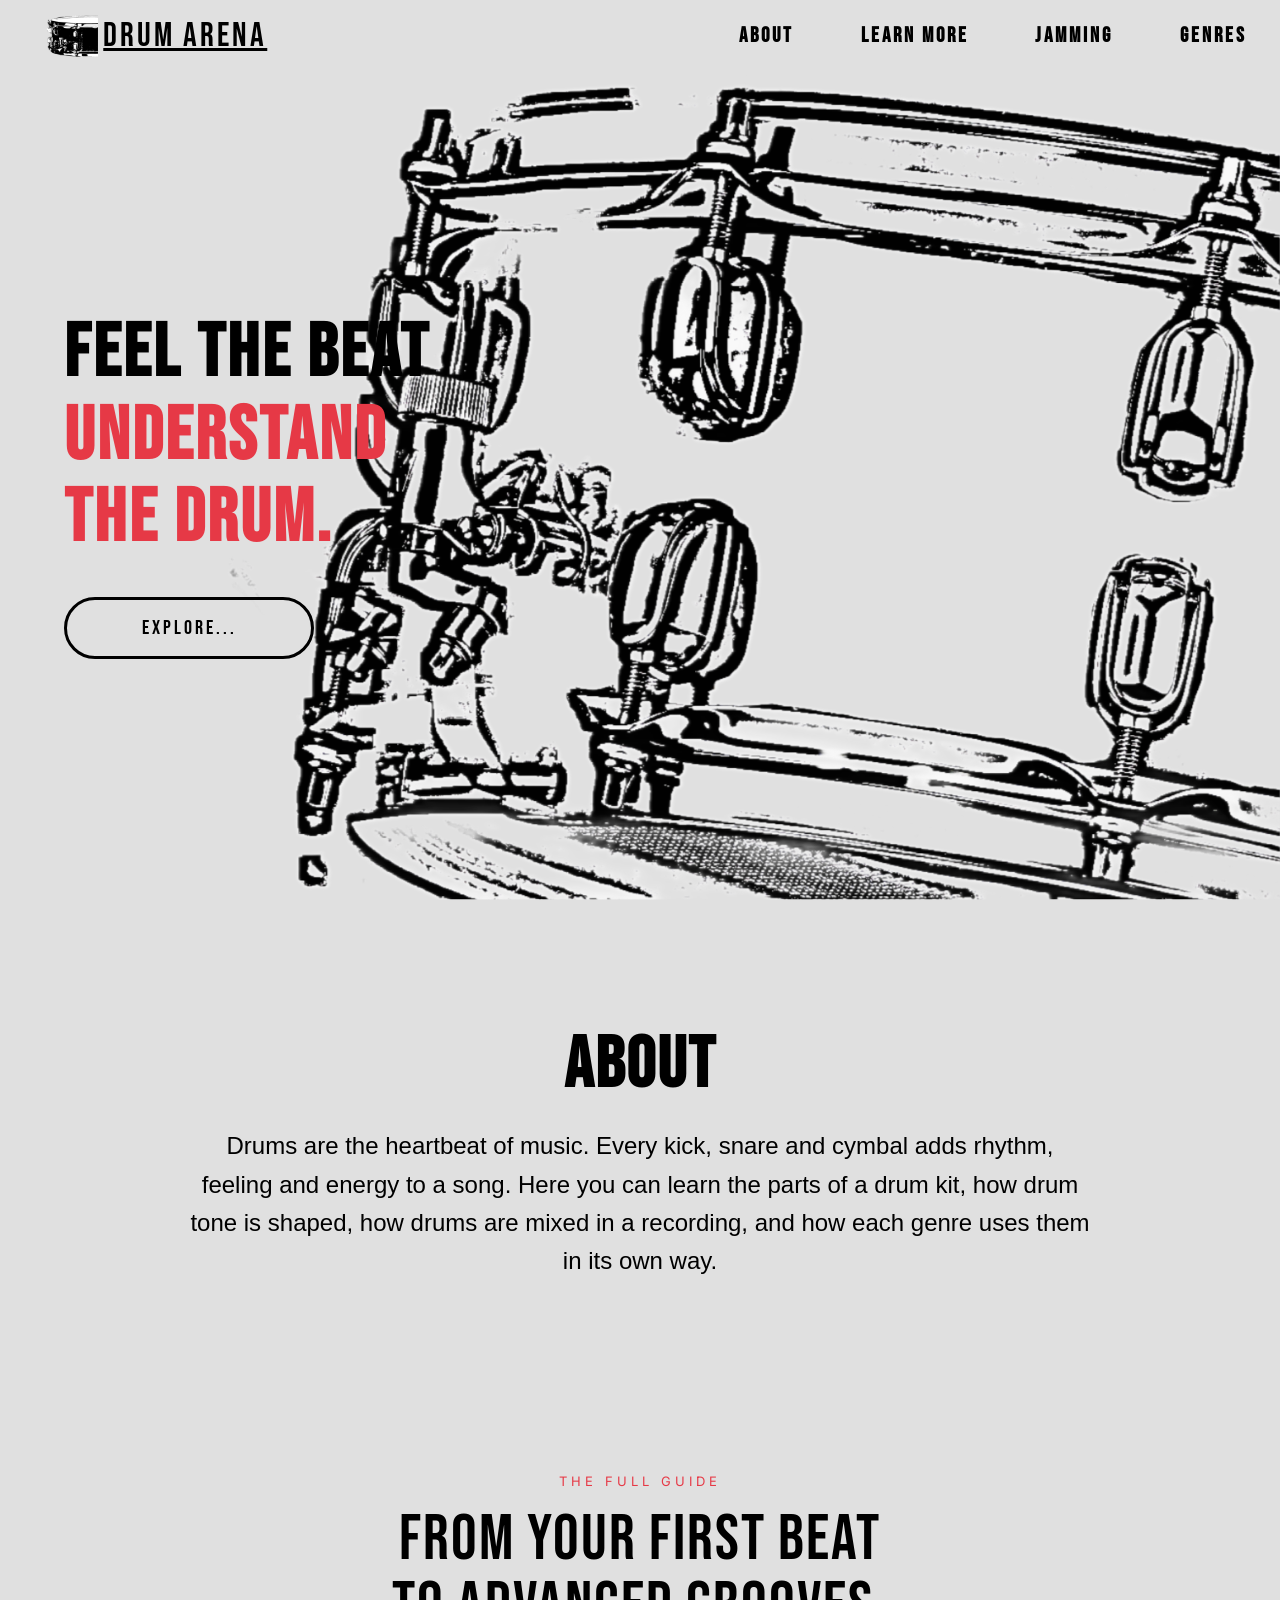
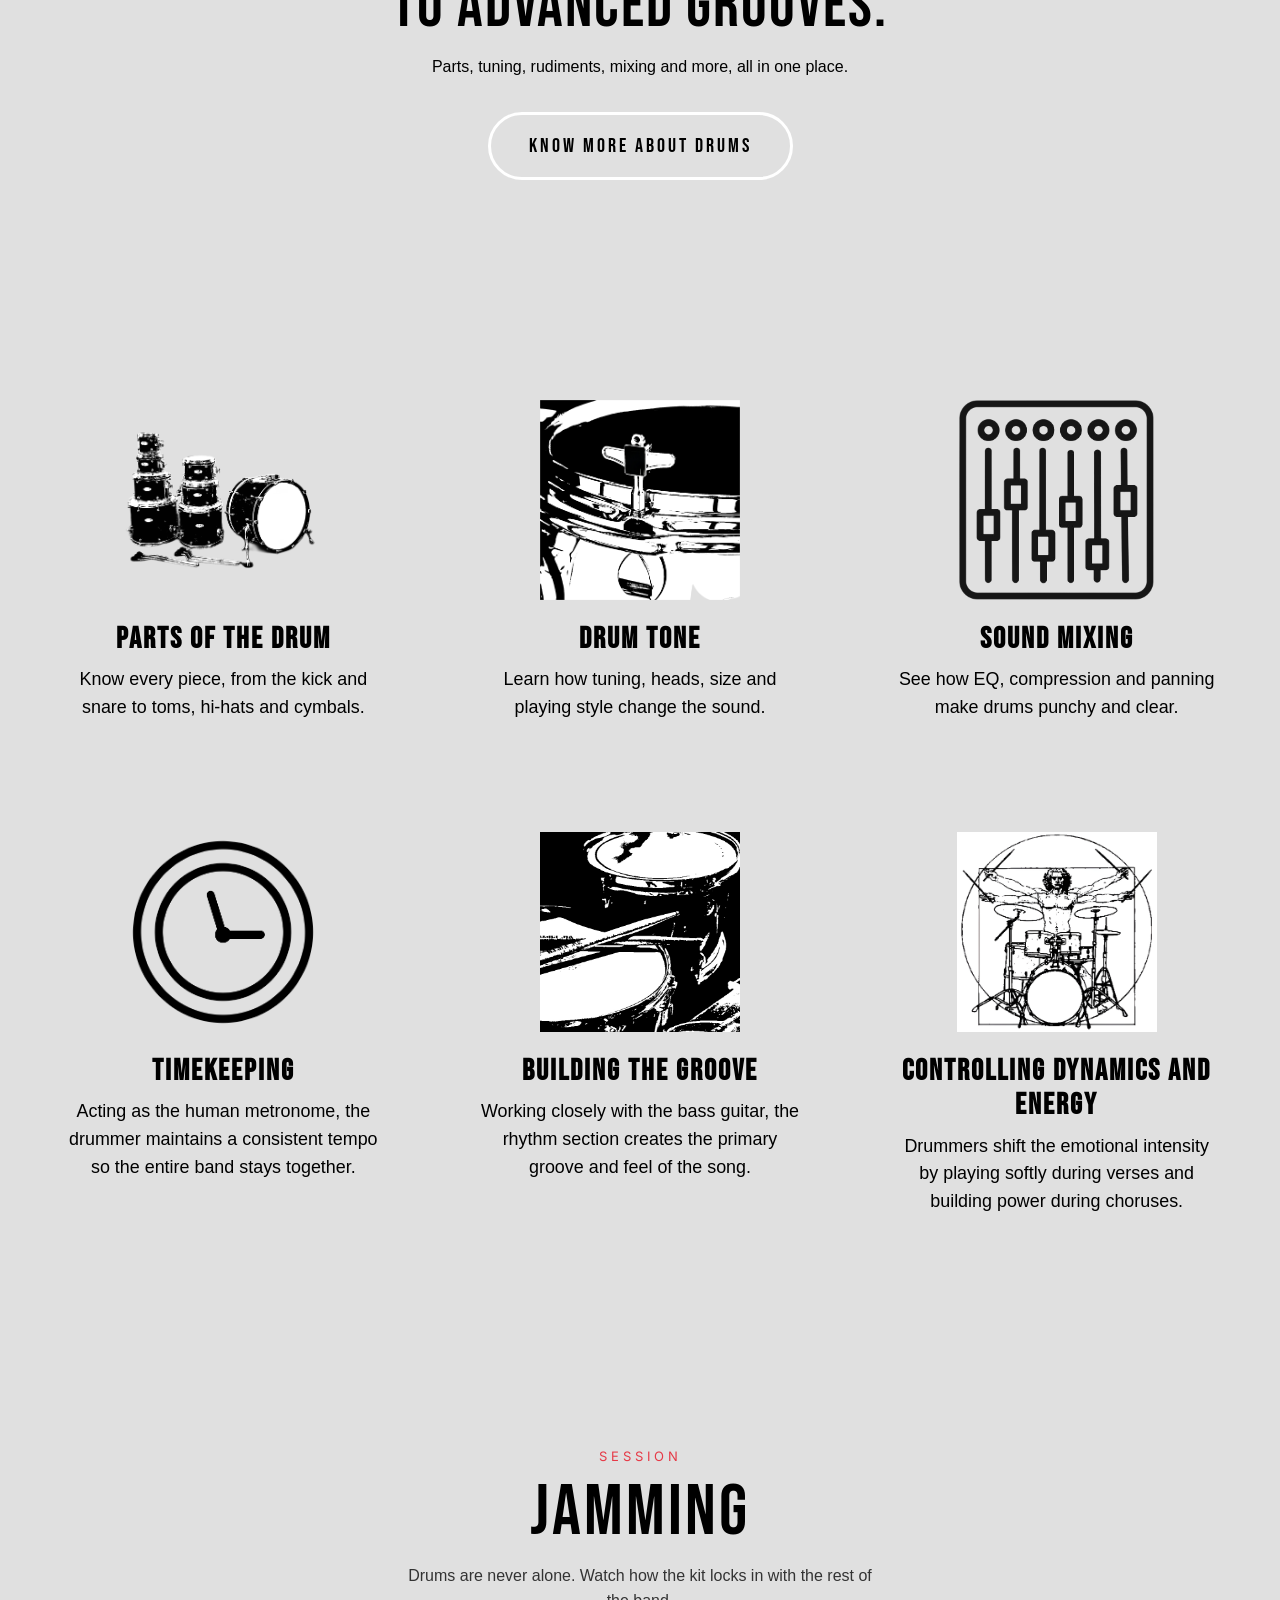
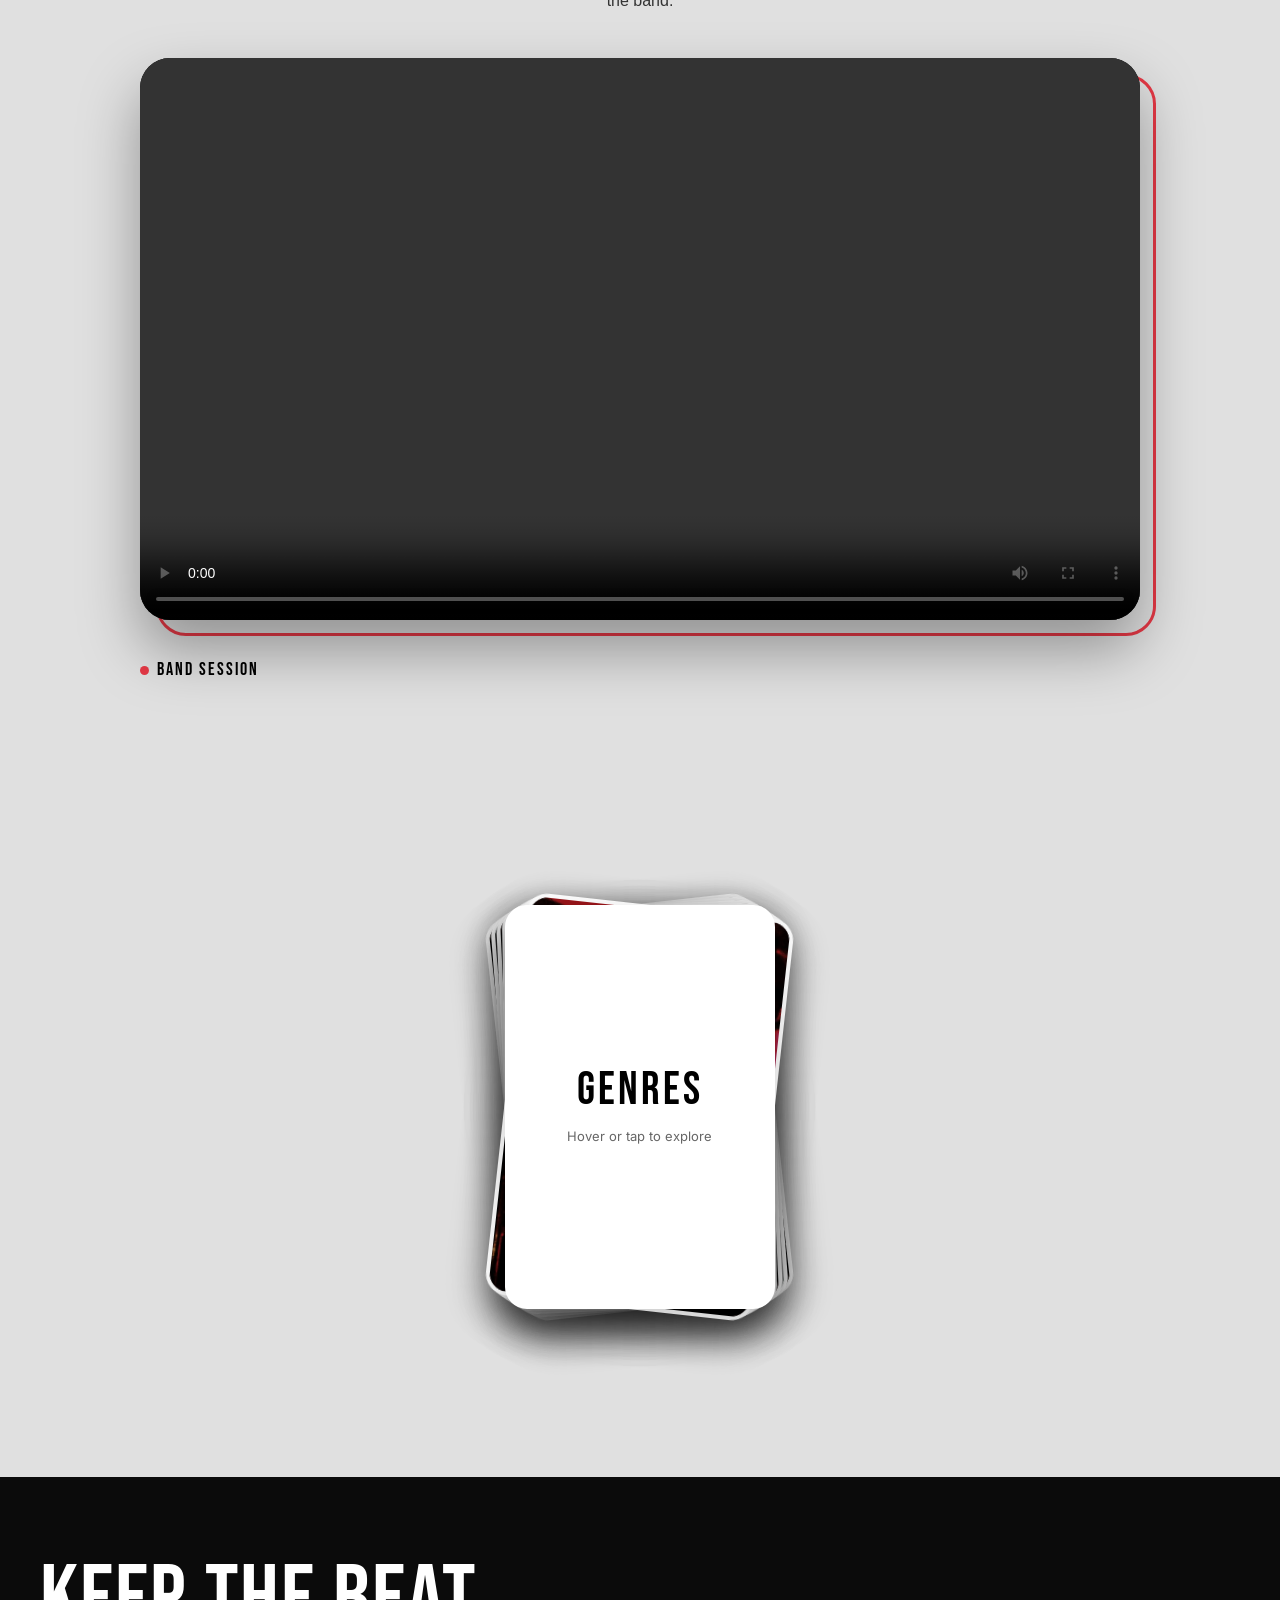
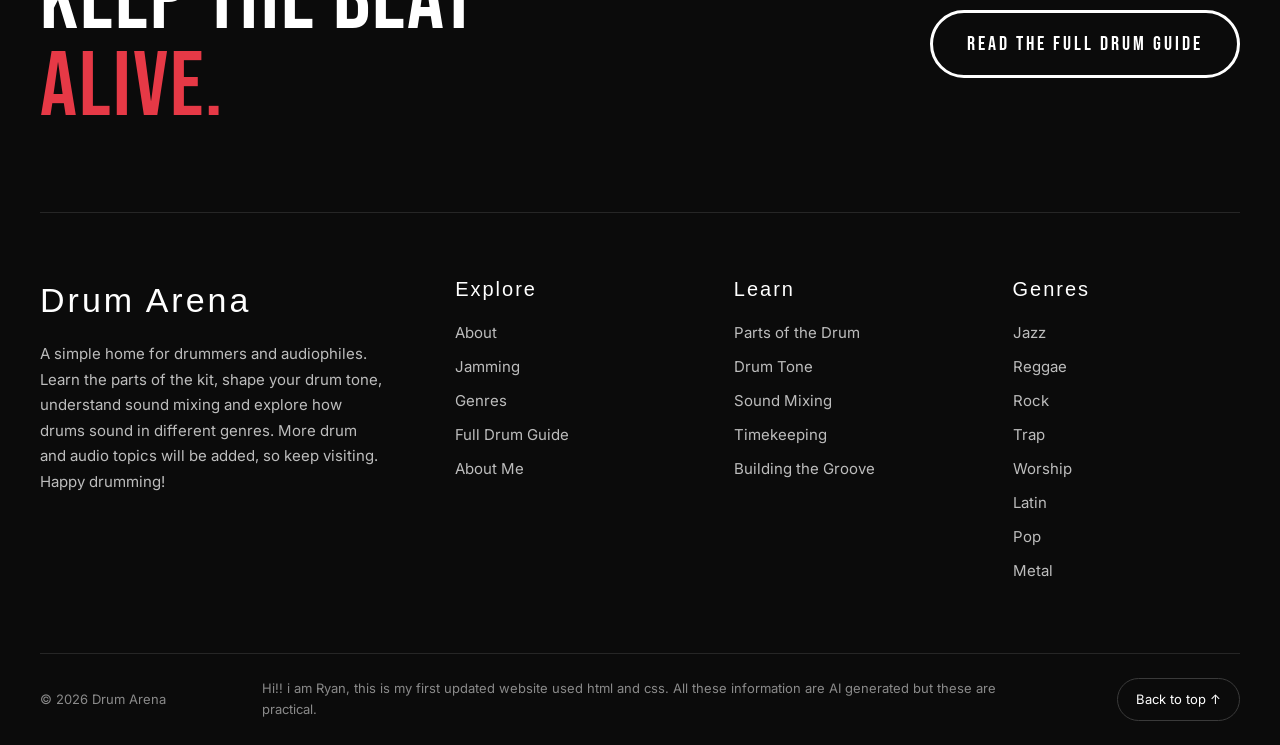
<file: index.html>
<!DOCTYPE html>
<html lang="en">

<head>
    <meta charset="UTF-8">
    <meta name="viewport" content="width=device-width, initial-scale=1.0">
    <meta name="description" content="Drum Arena - a simple guide to drum parts, tone, sound mixing and genres.">
    <title>Drum Arena</title>
    <link rel="icon" type="image/png" href="images/icon1.png">
    <link rel="preconnect" href="https://fonts.googleapis.com">
    <link rel="preconnect" href="https://fonts.gstatic.com" crossorigin>
    <link href="https://fonts.googleapis.com/css2?family=Bebas+Neue&family=Inter:wght@300;400;500;600&display=swap" rel="stylesheet">
    <link rel="stylesheet" href="main.css">

    <noscript>
        <style>
            #preloader { display: none; }
            .flexhead, .flexexplore { opacity: 1; transform: none; }
            .flexboxhead::before { transform: none; }
            .navdrums { position: static; opacity: 1; visibility: visible; transform: none; }
        </style>
    </noscript>
</head>


<body id="top">

    <div id="preloader">
        <img src="images/preloader.gif" alt="Loading...">
    </div>


    <!-- ===================== NAVBAR ===================== -->
    <header>
        <div class="flexnavbox">
            <div class="navboxh1">
                <img src="images/icon1.png" height="50px" width="65px">
                <a href="index.html" class="boxh1">Drum Arena</a>
            </div>

            <!-- menu button (only visible on phones) -->
            <button class="navtoggle" id="navtoggle" aria-label="Open menu" aria-expanded="false" aria-controls="navmenu">
                <span></span><span></span><span></span>
            </button>

            <nav class="navdrums" id="navmenu" aria-label="Main">
                <a href="#about" class="navabout"><h3>About</h3></a>
                <a href="#learnmore" class="navlearnmore"><h3>Learn More</h3></a>
                <a href="#jam" class="navjam"><h3>Jamming</h3></a>
                <a href="#genres" class="navgenres"><h3>Genres</h3></a>
            </nav>
        </div>
    </header>


    <!-- ===================== front page ===================== -->
    <div class="flexboxhead">
        <div class="flexback">

            <div class="flexhead">
                <h1><span>Feel the Beat</span><span class="flexheadline2">Understand the Drum.</span></h1>
            </div>
            <div class="flexexplore"><button onclick="location.href='#about'"><h3>Explore...</h3></button></div>

        </div>
    </div>


    <!-- ===================== ABOUT ===================== -->
    <div class="flexboxpara" id="about">

        <div class="flexpara">
            <h2 class="abouthead">About</h2>
            <p>
                Drums are the heartbeat of music. Every kick, snare and cymbal adds rhythm, feeling and energy to a song. Here you can learn the parts of a drum kit, how drum tone is shaped, how drums are mixed in a recording, and how each genre uses them in its own way.
            </p>
        </div>

        <!-- link to the full guide page -->
        <div class="flexboxlearnmore">
            <section class="boxlearnmore" id="learnmore">
                <p class="boxlearntag">THE FULL GUIDE</p>
                <h3>From your first beat<br>to advanced grooves.</h3>
                <p class="boxlearntext">Parts, tuning, rudiments, mixing and more, all in one place.</p>
                <a href="aboutdrums.html" class="flexboxlearnbtn">Know More About Drums</a>
            </section>
        </div>

        <!-- six small cards -->
        <div class="flexparasection">

            <div class="flexparasectionone">
                <div class="flexsecparts" id="parts">
                    <img src="images/drumparts.png" class="secimage" alt="Illustration of a drum kit">
                    <h3 class="abouthead">Parts of the Drum</h3>
                    <p>Know every piece, from the kick and snare to toms, hi-hats and cymbals.</p>
                </div>

                <div class="flexsectone" id="tone">
                    <img src="images/drumtone.png" class="secimage" alt="Close-up of a snare drum">
                    <h3 class="abouthead">Drum Tone</h3>
                    <p>Learn how tuning, heads, size and playing style change the sound.</p>
                </div>

                <div class="flexsecmix" id="mixing">
                    <img src="images/eqmix.png" class="secimage" alt="Mixing console sliders">
                    <h3 class="abouthead">Sound Mixing</h3>
                    <p>See how EQ, compression and panning make drums punchy and clear.</p>
                </div>
            </div>

            <div class="flexparasectiontwo">
                <div class="flexsectimekeep" id="timekeeping">
                    <img src="images/clockpng.png" class="secimage" alt="Clock">
                    <h3 class="abouthead">Timekeeping</h3>
                    <p>Acting as the human metronome, the drummer maintains a consistent tempo so the entire band stays together.</p>
                </div>

                <div class="flexsecbuildgroove" id="groove">
                    <img src="images/groove.jpeg" class="secimage" alt="Drummer playing a groove">
                    <h3 class="abouthead">Building the Groove</h3>
                    <p>Working closely with the bass guitar, the rhythm section creates the primary groove and feel of the song.</p>
                </div>

                <div class="flexseccondym" id="dynamics">
                    <img src="images/drumdynamics.jpeg" class="secimage" alt="Drummer shaping dynamics">
                    <h3 class="abouthead">Controlling Dynamics and Energy</h3>
                    <p>Drummers shift the emotional intensity by playing softly during verses and building power during choruses.</p>
                </div>
            </div>

        </div>

    </div>


    <!-- ===================== JAMMING ===================== -->
    <div class="flexboxjam" id="jam">
        <div class="flexjam">

            <div class="flexjampara">
                <p class="jamtag">SESSION</p>
                <h2>Jamming</h2>
                <!-- ✏️ edit this line if you like -->
                <p class="jamtext">Drums are never alone. Watch how the kit locks in with the rest of the band.</p>
            </div>

            <figure class="videojam">
                <div class="videoshell">
                    <video src="band video.mp4" controls preload="metadata" playsinline></video>
                </div>
                <figcaption>
                    <span>Band session</span>
                </figcaption>
            </figure>

        </div>
    </div>


    <!-- ===================== GENRES ===================== -->
    <section class="genres-section" id="genres">
        <div class="deck">

            <!-- ================= JAZZ CARD ================= -->
            <article class="gc" style="--i:0; --c:0; --r:0; --mc:0; --mr:0; --img:url('images/jazz-drum.jpg'); --tint:#3a2414">
                <input type="checkbox" id="flip-jazz" class="gc-flip" aria-label="Flip the Jazz card">
                <div class="gc-inner">
            
                    <!-- FRONT SIDE -->
                    <div class="gc-face gc-front">
                        <div class="gc-bg"></div>
                        <div class="gc-content">
                            <h3 class="gc-title">Jazz</h3>
                            <p class="gc-text">Improvisational music emphasizing swing, syncopation, and musical conversation. Drums provide dynamic support with brushes, ride cymbal patterns, and interactive comping.</p>
                            <label for="flip-jazz" class="gc-btn">Know more</label>
                        </div>
                    </div>
            
                    <!-- BACK SIDE (shows after the button is tapped) -->
                    <div class="gc-face gc-back">
                        <h3 class="gc-title">Jazz</h3>
                        <div class="gc-more">
                            <h4>Vibe</h4>
                            <p>Sophisticated, improvisational, swinging</p>
                            <h4>Tempo</h4>
                            <p>60-300 BPM (highly variable)</p>
                            <h4>EQ Approach</h4>
                            <ul>
                                <li>Kick: Natural (minimal EQ), slight 60 Hz warmth, no click boost</li>
                                <li>Snare: Wide-open (minimal cuts), gentle 200 Hz, 5-8 kHz for brush clarity</li>
                                <li>Toms: Natural resonance, no aggressive cutting</li>
                            </ul>

                            <h4>Tuning</h4>
                            <ul>
                                <li>Kick: Low-medium (warm, resonant)</li>
                                <li>Snare: Low-medium (sensitive, articulate)</li>
                                <li>Toms: Low tension (singing sustain)</li>
                            </ul>

                            <h4>Drumsticks</h4>
                            <ul>
                                <li>7A or Jazz sticks + Brushes (Regal Tip, Vic Firth Jazz Rake)</li>
                            </ul>

                            <h4>Cymbals</h4>
                            <ul>
                                <li>Thin to Paper-Thin – Zildjian K Constantinople, Istanbul Mehmet, Sabian HH (dark, complex)</li>
                            </ul>
                        </div>
                     <label for="flip-jazz" class="gc-btn gc-btn-back">&larr; Back</label>
                    </div>
            
                </div>
            </article>
        
            <!-- ================= REGGAE CARD ================= -->
            <article class="gc" style="--i:1; --c:1; --r:0; --mc:1; --mr:0; --img:url('images/Reggae-drum.jpg'); --tint:#1f3a2c">
                <input type="checkbox" id="flip-reggae" class="gc-flip" aria-label="Flip the Reggae card">
                <div class="gc-inner">
            
                    <!-- FRONT SIDE -->
                    <div class="gc-face gc-front">
                        <div class="gc-bg"></div>
                        <div class="gc-content">
                            <h3 class="gc-title">Reggae</h3>
                            <p class="gc-text">Jamaican music characterized by offbeat rhythm guitar (the "skank"), emphasis on beats 2 & 4, and deep, steady bass. Drums play a laid-back one-drop pattern.</p>
                            <label for="flip-reggae" class="gc-btn">Know more</label>
                        </div>
                    </div>
            
                    <!-- BACK SIDE (shows after the button is tapped) -->
                    <div class="gc-face gc-back">
                        <h3 class="gc-title">Reggae</h3>
                        <div class="gc-more">
                            <h4>Vibe:</h4>
                            <p>Relaxed, groove-heavy, bass-driven</p>
                            <h4>Tempo:</h4>
                            <p>60-90 BPM</p>
                            <h4>EQ Approach</h4>
                            <ul>
                                <li>Kick: Deep 50-60 Hz (steady pulse), cut 200-400 Hz, minimal click</li>
                                <li>Snare: Boost 150-250 Hz (body), gentle 3-5 kHz (rim cross-stick tone)</li>
                                <li>Toms: Natural, minimal processing</li>
                            </ul>

                            <h4>Tuning</h4>
                            <ul>
                                <li>Kick: Low (deep, controlled)</li>
                                <li>Snare: Medium-low (fat, dry)</li>
                                <li>Toms: Low-medium (warm)</li>
                            </ul>

                            <h4>Drumsticks</h4>
                            <ul>
                                <li>5A or Hot Rods – lighter touch for groove dynamics</li>
                            </ul>

                            <h4>Cymbals</h4>
                            <ul>
                                <li>Medium – Zildjian A, Sabian AA (controlled wash)</li>
                            </ul>
                        </div>
                    <label for="flip-reggae" class="gc-btn gc-btn-back">&larr; Back</label>
                    </div>
            
                </div>
            </article>
        
            <!-- ================= ROCK CARD ================= -->
            <article class="gc" style="--i:2; --c:2; --r:0; --mc:0; --mr:1; --img:url('images/rock-drum.jpg'); --tint:#401616">
                <input type="checkbox" id="flip-rock" class="gc-flip" aria-label="Flip the Rock card">
                <div class="gc-inner">
            
                    <!-- FRONT SIDE -->
                    <div class="gc-face gc-front">
                        <div class="gc-bg"></div>
                        <div class="gc-content">
                            <h3 class="gc-title">Rock</h3>
                            <p class="gc-text">High-energy music built on electric guitars, bass, and drums. Emphasizes strong backbeat (snare on 2 & 4), powerful dynamics, and driving rhythm. Originated 1950s-60s.</p>
                            <label for="flip-rock" class="gc-btn">Know more</label>
                        </div>
                    </div>
            
                    <!-- BACK SIDE (shows after the button is tapped) -->
                    <div class="gc-face gc-back">
                        <h3 class="gc-title">Rock</h3>
                        <div class="gc-more">
                            <h4>Vibe:</h4>
                            <p>Energetic, rebellious, guitar-driven</p>
                            <h4>Tempo:</h4>
                            <p>90-140 BPM</p>
                            <h4>EQ Approach</h4>
                            <ul>
                                <li>Kick: Boost 60-80 Hz (thump), cut 300-500 Hz (mud), boost 3-5 kHz (beater click)</li>
                                <li>Snare: Boost 200 Hz (body), boost 4 kHz (crack), high-pass at 80 Hz</li>
                                <li>Toms: Slight boost at fundamentals, cut 400 Hz, boost 3 kHz for attack</li>
                            </ul>

                            <h4>Tuning</h4>
                            <ul>
                                <li>Kick: Medium-low (tight sustain, punchy)</li>
                                <li>Snare: Medium-high (crisp, open ring)</li>
                                <li>Toms: Descending intervals (4ths/5ths between toms)</li>
                            </ul>

                            <h4>Drumsticks</h4>
                            <ul>
                                <li>5A or 5B (Vic Firth, Promark) – balanced weight, good rimshots</li>
                            </ul>

                            <h4>Cymbals</h4>
                            <ul>
                                <li>Medium to Heavy weight – Zildjian A Series, Sabian AA, Paiste 2002</li>
                            </ul>
                        </div>
                    <label for="flip-rock" class="gc-btn gc-btn-back">&larr; Back</label>
                    </div>
            
                </div>
            </article>
        
            <!-- ================= TRAP CARD ================= -->
            <article class="gc" style="--i:3; --c:3; --r:0; --mc:1; --mr:1; --img:url('images/trap-drum.jpg'); --tint:#2a1f45">
                <input type="checkbox" id="flip-trap" class="gc-flip" aria-label="Flip the Trap card">
                <div class="gc-inner">
            
                    <!-- FRONT SIDE -->
                    <div class="gc-face gc-front">
                        <div class="gc-bg"></div>
                        <div class="gc-content">
                            <h3 class="gc-title">Trap</h3>
                            <p class="gc-text">Hip-hop subgenre with booming 808 bass, rapid hi-hat rolls, and syncopated rhythms. Drums are often programmed/sampled with heavy sub-bass and crisp snares.</p>
                            <label for="flip-trap" class="gc-btn">Know more</label>
                        </div>
                    </div>
            
                    <!-- BACK SIDE (shows after the button is tapped) -->
                    <div class="gc-face gc-back">
                        <h3 class="gc-title">Trap</h3>
                        <div class="gc-more">
                            <h4>Vibe:</h4>
                            <p>Dark, bass-heavy, modern</p>
                            <h4>Tempo:</h4>
                            <p>130-170 BPM (double-time feel)</p>
                            <h4>EQ Approach</h4>
                            <ul>
                                <li>Kick: Massive 40-60 Hz (sub-bass), scoop 200-500 Hz completely, boost 2-4 kHz (punch)</li>
                                <li>Snare: Cut below 150 Hz, huge boost 200-250 Hz (body), boost 5-8 kHz (snap), add 10+ kHz (air)</li>
                                <li>Toms: Often minimal or replaced with samples</li>
                            </ul>

                            <h4>Tuning</h4>
                            <ul>
                                <li>Kick: Low (long sustain for sub-bass blend)</li>
                                <li>Snare: High (tight, crisp)</li>
                                <li>Toms: Medium (often tuned to key of track)</li>
                            </ul>

                            <h4>Drumsticks</h4>
                            <ul>
                                <li>5A – though often triggers/samples are used</li>
                            </ul>

                            <h4>Cymbals</h4>
                            <ul>
                                <li>Hi-hats dominate – Crisp, tight (Zildjian A Custom, Sabian AAX)</li>
                            </ul>
                        </div>
                    <label for="flip-trap" class="gc-btn gc-btn-back">&larr; Back</label>
                    </div>
            
                </div>
            </article>
        
            <!-- ================= WORSHIP CARD ================= -->
            <article class="gc" style="--i:4; --c:0; --r:1; --mc:0; --mr:2; --img:url('images/worship-drum.jpg'); --tint:#4a3a14">
                <input type="checkbox" id="flip-worship" class="gc-flip" aria-label="Flip the Worship card">
                <div class="gc-inner">
            
                    <!-- FRONT SIDE -->
                    <div class="gc-face gc-front">
                        <div class="gc-bg"></div>
                        <div class="gc-content">
                            <h3 class="gc-title">Worship</h3>
                            <p class="gc-text">Contemporary Christian music designed for congregational singing. Features dynamic builds, emotional swells, and space for vocals. Drums support rather than dominate.</p>
                            <label for="flip-worship" class="gc-btn">Know more</label>
                        </div>
                    </div>
            
                    <!-- BACK SIDE (shows after the button is tapped) -->
                    <div class="gc-face gc-back">
                        <h3 class="gc-title">Worship</h3>
                        <div class="gc-more">
                            <h4>Vibe:</h4>
                            <p>Uplifting, atmospheric, supportive</p>
                            <h4>Tempo:</h4>
                            <p>70-130 BPM</p>
                            <h4>EQ Approach</h4>
                            <ul>
                                <li>Kick: Gentle 50-60 Hz boost, cut 250 Hz, subtle 2 kHz (less aggressive than rock)</li>
                                <li>Snare: Boost 150-200 Hz (warmth), 3 kHz (gentle crack), less top-end than rock</li>
                                <li>Toms: Natural tone, minimal EQ, smooth sustain</li>
                            </ul>

                            <h4>Tuning</h4>
                            <ul>
                                <li>Kick: Medium (warm, controlled decay)</li>
                                <li>Snare: Medium (musical tone, not overly crispy)</li>
                                <li>Toms: Medium tension, resonant</li>
                            </ul>

                            <h4>Drumsticks</h4>
                            <ul>
                                <li>5A – lighter touch for dynamics</li>
                            </ul>

                            <h4>Cymbals</h4>
                            <ul>
                                <li>Medium-Thin to Medium weight – Zildjian K series, Istanbul Agop, Sabian HHX (warm, washy)</li>
                            </ul>
                        </div>
                    <label for="flip-worship" class="gc-btn gc-btn-back">&larr; Back</label>
                    </div>
            
                </div>
            </article>
        
            <!-- ================= LATIN CARD ================= -->
            <article class="gc" style="--i:5; --c:1; --r:1; --mc:1; --mr:2; --img:url('images/latin-drum.jpg'); --tint:#4a2314">
                <input type="checkbox" id="flip-latin" class="gc-flip" aria-label="Flip the Latin card">
                <div class="gc-inner">
            
                    <!-- FRONT SIDE -->
                    <div class="gc-face gc-front">
                        <div class="gc-bg"></div>
                        <div class="gc-content">
                            <h3 class="gc-title">Latin</h3>
                            <p class="gc-text">Rhythm-focused music rooted in Afro-Caribbean traditions. Features syncopated patterns (clave), complex polyrhythms, and heavy percussion.</p>
                            <label for="flip-latin" class="gc-btn">Know more</label>
                        </div>
                    </div>
            
                    <!-- BACK SIDE (shows after the button is tapped) -->
                    <div class="gc-face gc-back">
                        <h3 class="gc-title">Latin</h3>
                        <div class="gc-more">
                            <h4>Vibe:</h4>
                            <p>Rhythmic, danceable, percussive</p>
                            <h4>Tempo:</h4>
                            <p>80-200+ BPM (varies by style)</p>
                            <h4>EQ Approach</h4>
                            <ul>
                                <li>Kick: Punchy 60-80 Hz, cut 300 Hz, boost 2-3 kHz (articulation)</li>
                                <li>Snare: Bright (boost 200-300 Hz, 5-7 kHz for rim clarity)</li>
                                <li>Toms: Open and resonant (minimal damping)</li>
                            </ul>

                            <h4>Tuning</h4>
                            <ul>
                            <li>Kick: Medium-high (fast response)</li>
                            <li>Snare: High (tight, responsive for ghost notes)</li>
                            <li>Toms: Medium-high (melodic intervals)</li>
                            </ul>

                            <h4>Drumsticks</h4>
                            <ul>
                            <li>Timbale sticks or 5A – lighter for speed</li>
                            </ul>

                            <h4>Cymbals</h4>
                            <ul>
                            <li>Thin to Medium – Zildjian K, Meinl Byzance (complex wash)</li>
                            </ul>
                        </div>
                    <label for="flip-latin" class="gc-btn gc-btn-back">&larr; Back</label>
                    </div>
            
                </div>
            </article>
        
            <!-- ================= POP CARD ================= -->
            <article class="gc" style="--i:6; --c:2; --r:1; --mc:0; --mr:3; --img:url('images/pop-drum.jpg'); --tint:#14344a">
                <input type="checkbox" id="flip-pop" class="gc-flip" aria-label="Flip the Pop card">
                <div class="gc-inner">
            
                    <!-- FRONT SIDE -->
                    <div class="gc-face gc-front">
                    <div class="gc-bg"></div>
                    <div class="gc-content">
                        <h3 class="gc-title">Pop</h3>
                        <p class="gc-text">Popular mainstream music with catchy melodies, repetitive hooks, and polished production. Drums are tight, quantized, and radio-ready.</p>
                        <label for="flip-pop" class="gc-btn">Know more</label>
                    </div>
                    </div>
            
                    <!-- BACK SIDE (shows after the button is tapped) -->
                    <div class="gc-face gc-back">
                        <h3 class="gc-title">Pop</h3>
                        <div class="gc-more">
                            <h4>Vibe:</h4>
                            <p>Catchy, accessible, commercial</p>
                            <h4>Tempo:</h4>
                            <p>100-130 BPM</p>
                            <h4>EQ Approach</h4>
                            <ul>
                                <li>Kick: Tight low-end (60-70 Hz), aggressive cut at 400 Hz, boost 4-6 kHz (modern click)</li>
                                <li>Snare: Boost 200 Hz, heavy boost 4-5 kHz (crisp), add 10 kHz (air)</li>
                                <li>Toms: Tight/minimal sustain, focus on attack (3-5 kHz)</li>
                            </ul>

                            <h4>Tuning</h4>
                            <ul>
                                <li>Kick: Medium-high (punchy, fast decay)</li>
                                <li>Snare: High (crisp, controlled)</li>
                                <li>Toms: Medium-high (short sustain)</li>
                            </ul>

                            <h4>Drumsticks</h4>
                            <ul>
                                <li>5A – precision and speed</li>
                            </ul>

                            <h4>Cymbals</h4>
                            <ul>
                                <li>Thin to Medium – Zildjian A Custom, Sabian AAX (bright, cutting)</li>
                            </ul>
                        </div>
                    <label for="flip-pop" class="gc-btn gc-btn-back">&larr; Back</label>
                    </div>
            
                </div>
            </article>
        
            <!-- ================= METAL CARD ================= -->
            <article class="gc" style="--i:7; --c:3; --r:1; --mc:1; --mr:3; --img:url('images/metal-drum.jpg'); --tint:#2a1212">
                <input type="checkbox" id="flip-metal" class="gc-flip" aria-label="Flip the Metal card">
                <div class="gc-inner">
            
                    <!-- FRONT SIDE -->
                    <div class="gc-face gc-front">
                        <div class="gc-bg"></div>
                        <div class="gc-content">
                            <h3 class="gc-title">Metal</h3>
                            <p class="gc-text">Aggressive, intense music featuring distorted guitars, complex rhythms, and powerful drums. Often uses double bass pedals and blast beats.</p>
                            <label for="flip-metal" class="gc-btn">Know more</label>
                        </div>
                    </div>
            
                    <!-- BACK SIDE (shows after the button is tapped) -->
                    <div class="gc-face gc-back">
                        <h3 class="gc-title">Metal</h3>
                        <div class="gc-more">
                            <h4>Vibe:</h4>
                            <p>Aggressive, heavy, technical</p>
                            <h4>Tempo:</h4>
                            <p>120-200+ BPM.</p>
                            <h4>EQ Approach</h4>
                            <ul>
                                <li>Kick: Deep boost 50-60 Hz (sub-thump), scoop 300-600 Hz heavily, boost 3-5 kHz (double-bass clarity)</li>
                                <li>Snare: Cut 200-400 Hz (tighten), boost 1 kHz (body), huge boost 5-8 kHz (crack)</li>
                                <li>Toms: Tight fundamentals, aggressive attack boost 4-6 kHz</li>
                            </ul>

                            <h4>Tuning</h4>
                            <ul>
                                <li>Kick: Low-medium (controlled, tight for double bass)</li>
                                <li>Snare: High (extreme crack, minimal ring)</li>
                                <li>Toms: Low-medium (powerful but controlled)</li>
                            </ul>

                            <h4>Drumsticks</h4>
                            <ul>
                                <li>5B or 2B (Vic Firth Metal series) – durability and power</li>
                            </ul>

                            <h4>Cymbals</h4>
                            <ul>
                                <li>Heavy to Extra Heavy – Zildjian A Heavy, Sabian AAX Metal, Meinl Classics Custom Extreme</li>
                            </ul>
                        </div>
                    <label for="flip-metal" class="gc-btn gc-btn-back">&larr; Back</label>
                    </div>
            
                </div>
            </article>

            <!-- ================= MAIN "GENRES" CARD (keep LAST) ================= -->
            <div class="gc gc-hub" tabindex="0" aria-label="Genres: hover, tap or press Tab to open the genre cards">
                <div class="gc-inner">
                    <div class="gc-face">
                        <h2>Genres</h2>
                        <small class="hint-closed">Hover or tap to explore</small>
                        <small class="hint-open">Pick a style &darr;</small>
                    </div>
                </div>
            </div>

        </div>
    </section>


    <!-- ===================== FOOTER ===================== -->
    <footer class="sitefooter">
        <div class="footer-inner">

            <div class="footer-cta">
                <h2>Keep the beat <em>alive.</em></h2>
                <a href="aboutdrums.html" class="footer-btn">Read the full drum guide</a>
            </div>

            <div class="footer-grid">
                <div class="footer-brand">
                    <a href="index.html" class="footer-logo">Drum Arena</a>
                    <p>A simple home for drummers and audiophiles. Learn the parts of the kit, shape your drum tone, understand sound mixing and explore how drums sound in different genres. More drum and audio topics will be added, so keep visiting. Happy drumming!</p>
                </div>

                <nav class="footer-col" aria-label="Explore">
                    <h4>Explore</h4>
                    <ul>
                        <li><a href="#about">About</a></li>
                        <li><a href="#jam">Jamming</a></li>
                        <li><a href="#genres">Genres</a></li>
                        <li><a href="aboutdrums.html">Full Drum Guide</a></li>
                        <li><a href="aboutme.html">About Me</a></li>
                    </ul>
                </nav>

                <nav class="footer-col" aria-label="Learn">
                    <h4>Learn</h4>
                    <ul>
                        <li><a href="#parts">Parts of the Drum</a></li>
                        <li><a href="#tone">Drum Tone</a></li>
                        <li><a href="#mixing">Sound Mixing</a></li>
                        <li><a href="#timekeeping">Timekeeping</a></li>
                        <li><a href="#groove">Building the Groove</a></li>
                    </ul>
                </nav>

                <nav class="footer-col" aria-label="Genres">
                    <h4>Genres</h4>
                    <ul>
                        <li><a href="#genres">Jazz</a></li>
                        <li><a href="#genres">Reggae</a></li>
                        <li><a href="#genres">Rock</a></li>
                        <li><a href="#genres">Trap</a></li>
                        <li><a href="#genres">Worship</a></li>
                        <li><a href="#genres">Latin</a></li>
                        <li><a href="#genres">Pop</a></li>
                        <li><a href="#genres">Metal</a></li>
                    </ul>
                </nav>
            </div>

            <div class="footer-bottom">
                <p>&copy; <span id="year">2026</span> Drum Arena</p>
                <p class="footer-credits">
                   Hi!! i am Ryan, this is my first updated website used html and css. All these information are AI generated but these are practical.
                </p>
                <a href="#top" class="totop" aria-label="Back to top">Back to top &uarr;</a>
            </div>

        </div>
    </footer>


    <!-- ===================== SCRIPT ===================== -->
    <script>
        /* 1. preloader: fade it out, then start the hero animations */
        window.addEventListener("load", function () {
            setTimeout(function () {
                var loader = document.getElementById("preloader");
                loader.classList.add("hide");
                document.body.classList.add("loaded");          /* starts the animations */
                setTimeout(function () { loader.style.display = "none"; }, 600);
            }, 1500);
        });

        /* 2. phone menu: open / close */
        var toggle = document.getElementById("navtoggle");
        var menu = document.getElementById("navmenu");

        function setMenu(open) {
            menu.classList.toggle("open", open);
            toggle.setAttribute("aria-expanded", open);
            toggle.setAttribute("aria-label", open ? "Close menu" : "Open menu");
        }
        toggle.addEventListener("click", function () {
            setMenu(!menu.classList.contains("open"));
        });
        menu.querySelectorAll("a").forEach(function (a) {       /* close after choosing a link */
            a.addEventListener("click", function () { setMenu(false); });
        });
        document.addEventListener("keydown", function (e) {     /* Esc closes it */
            if (e.key === "Escape") setMenu(false);
        });

        /* 3. footer year */
        document.getElementById("year").textContent = new Date().getFullYear();
    </script>

</body>

</html>
</file>
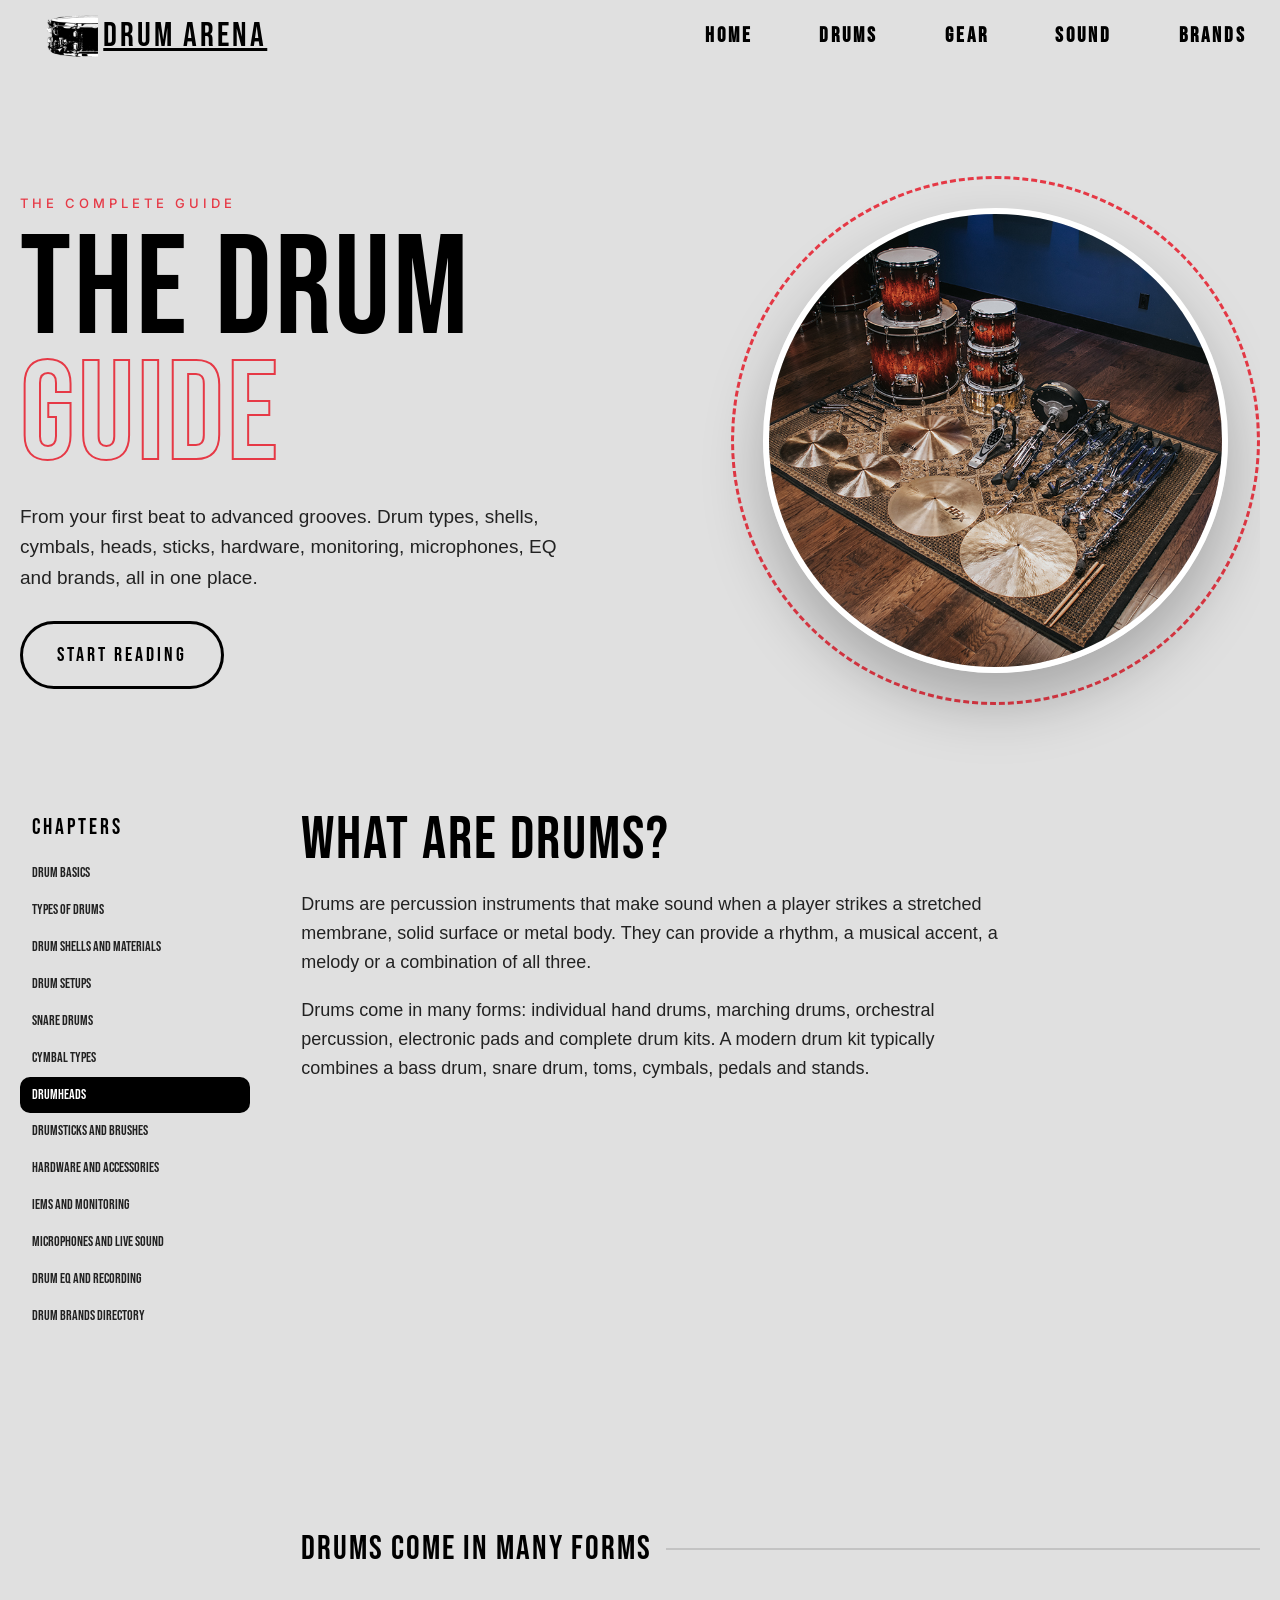
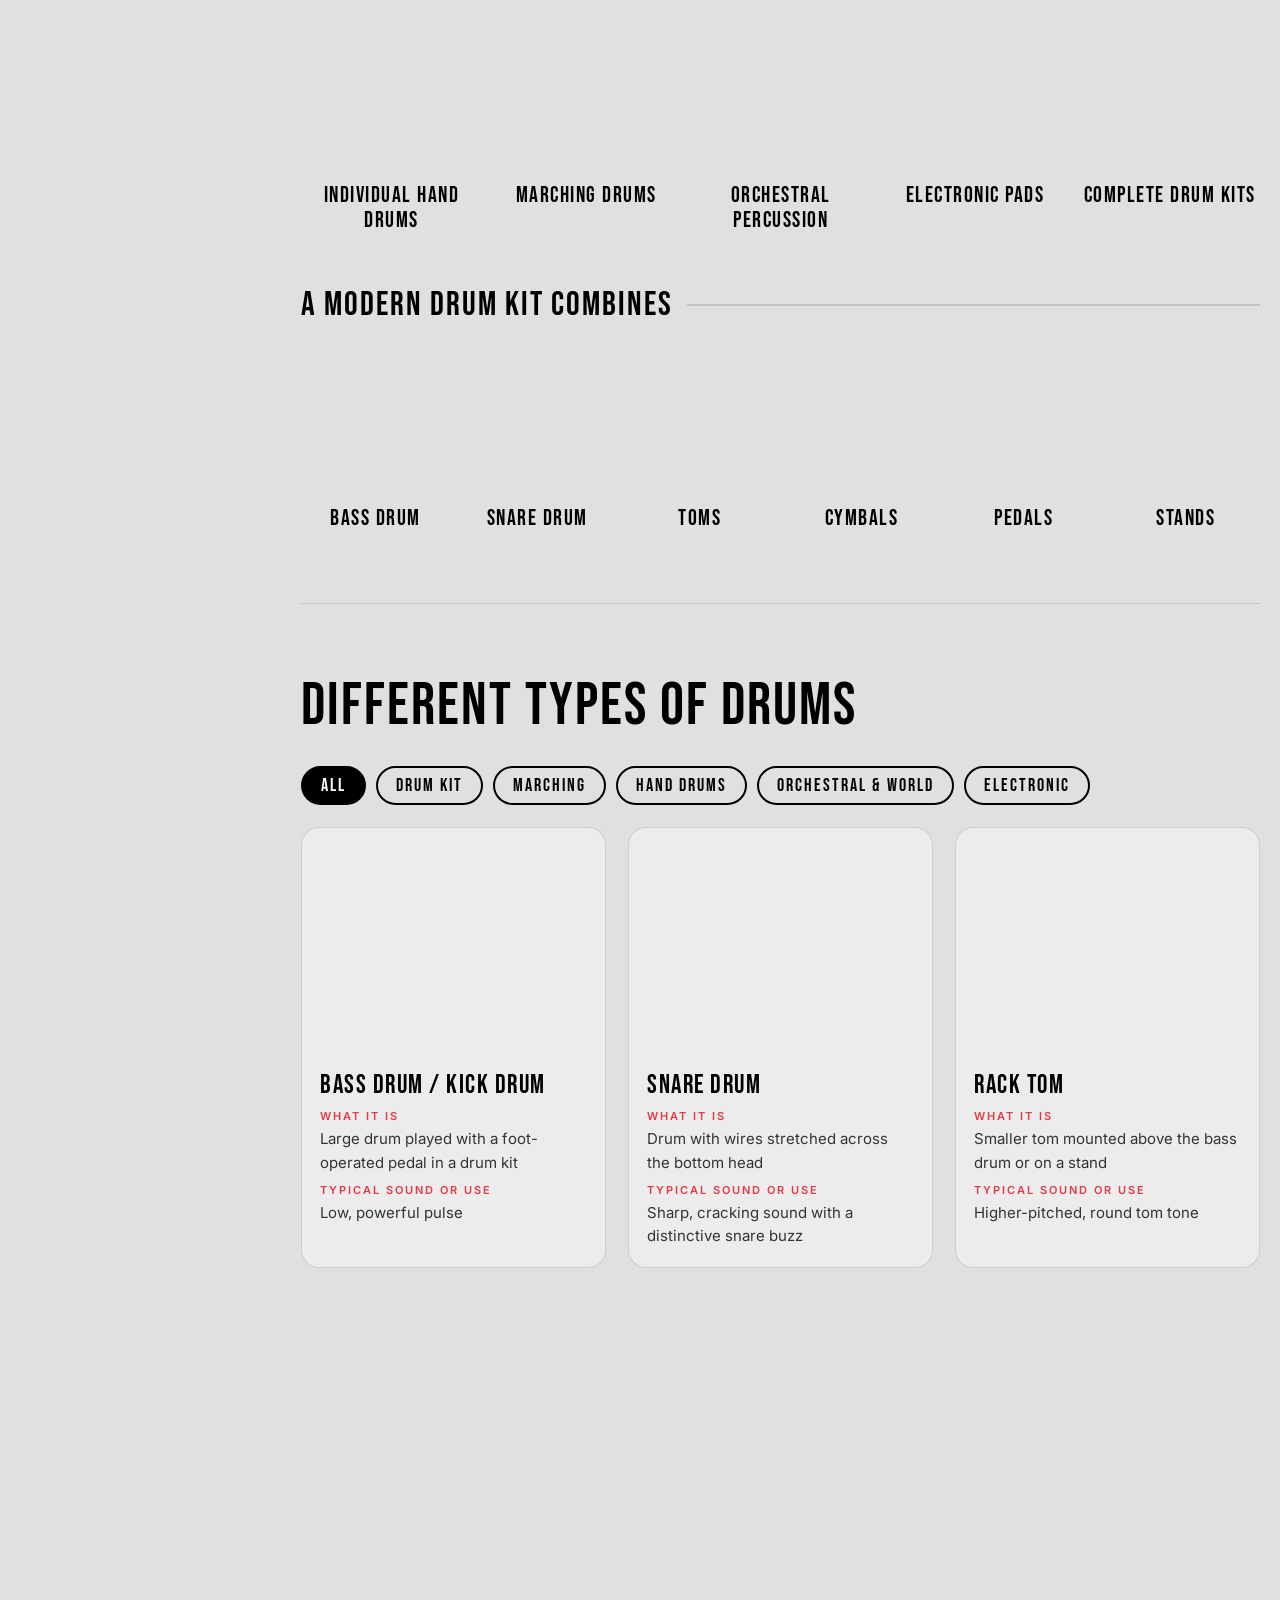
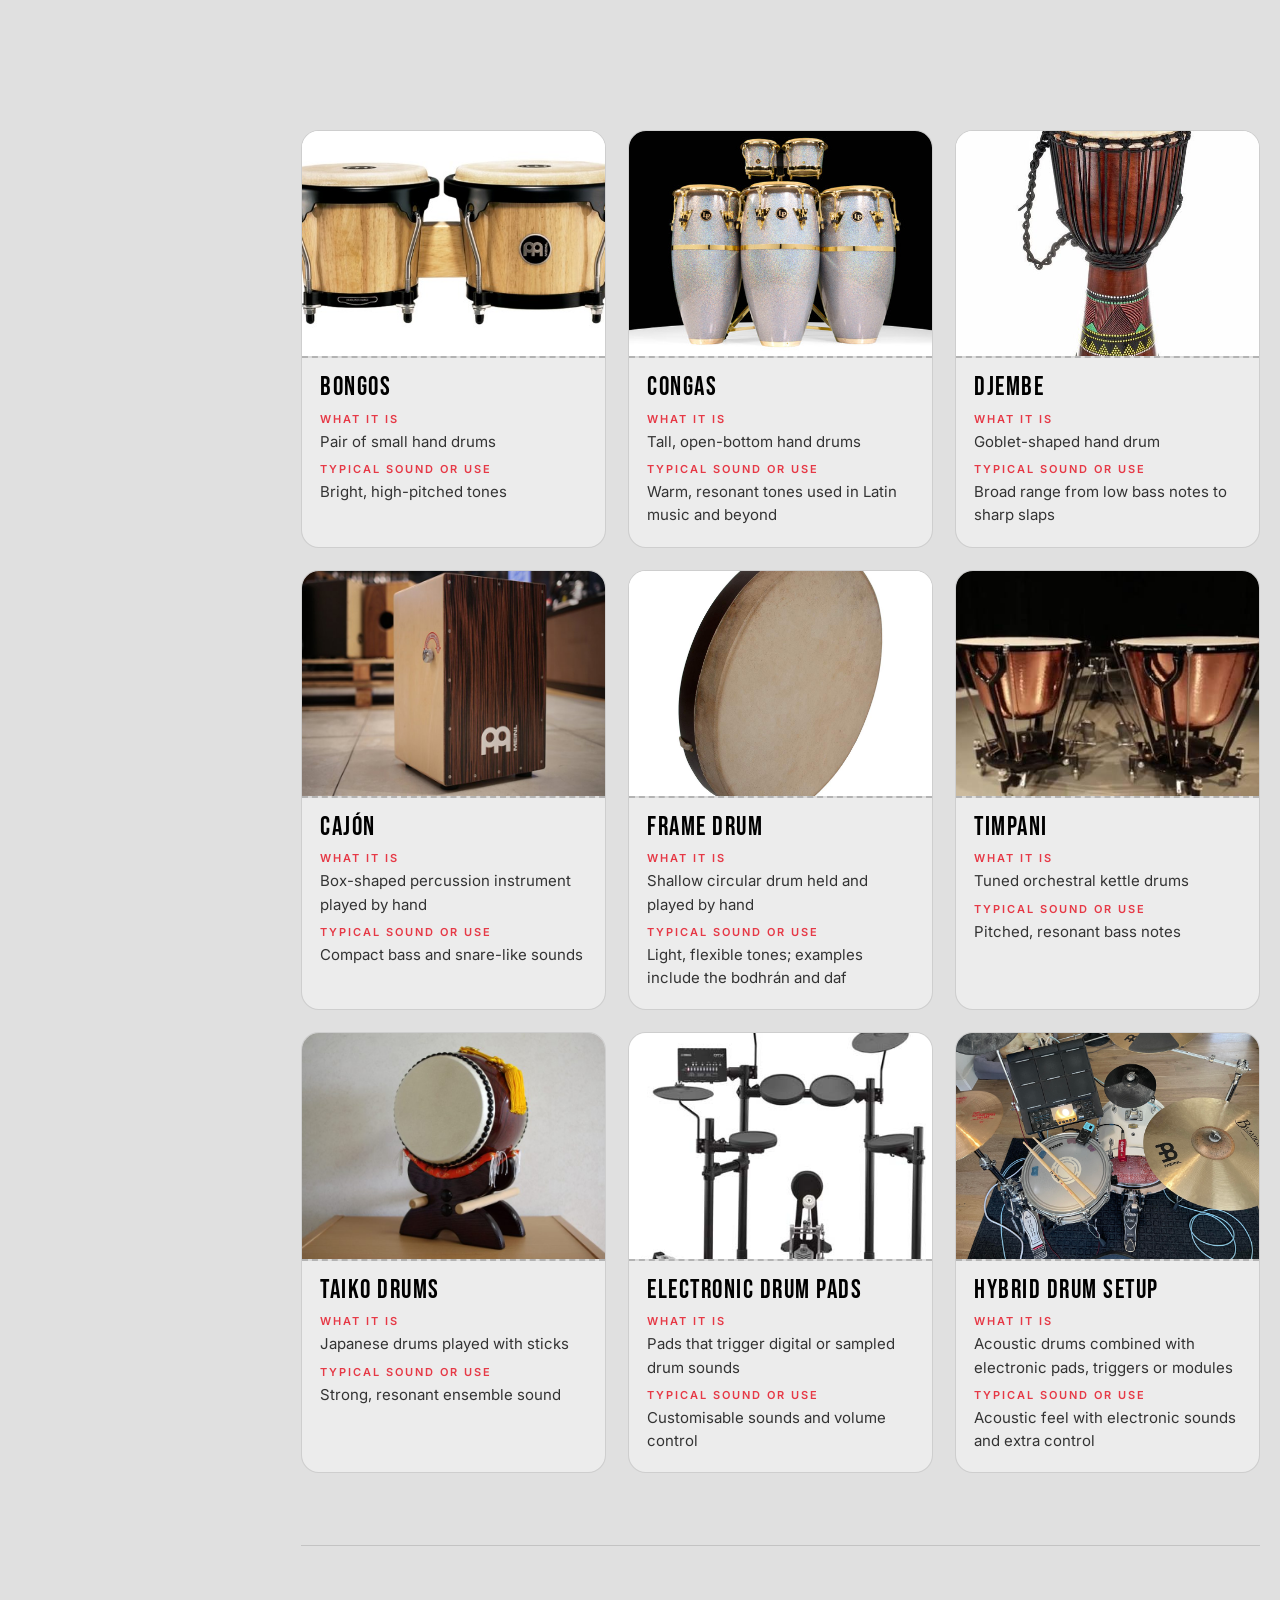
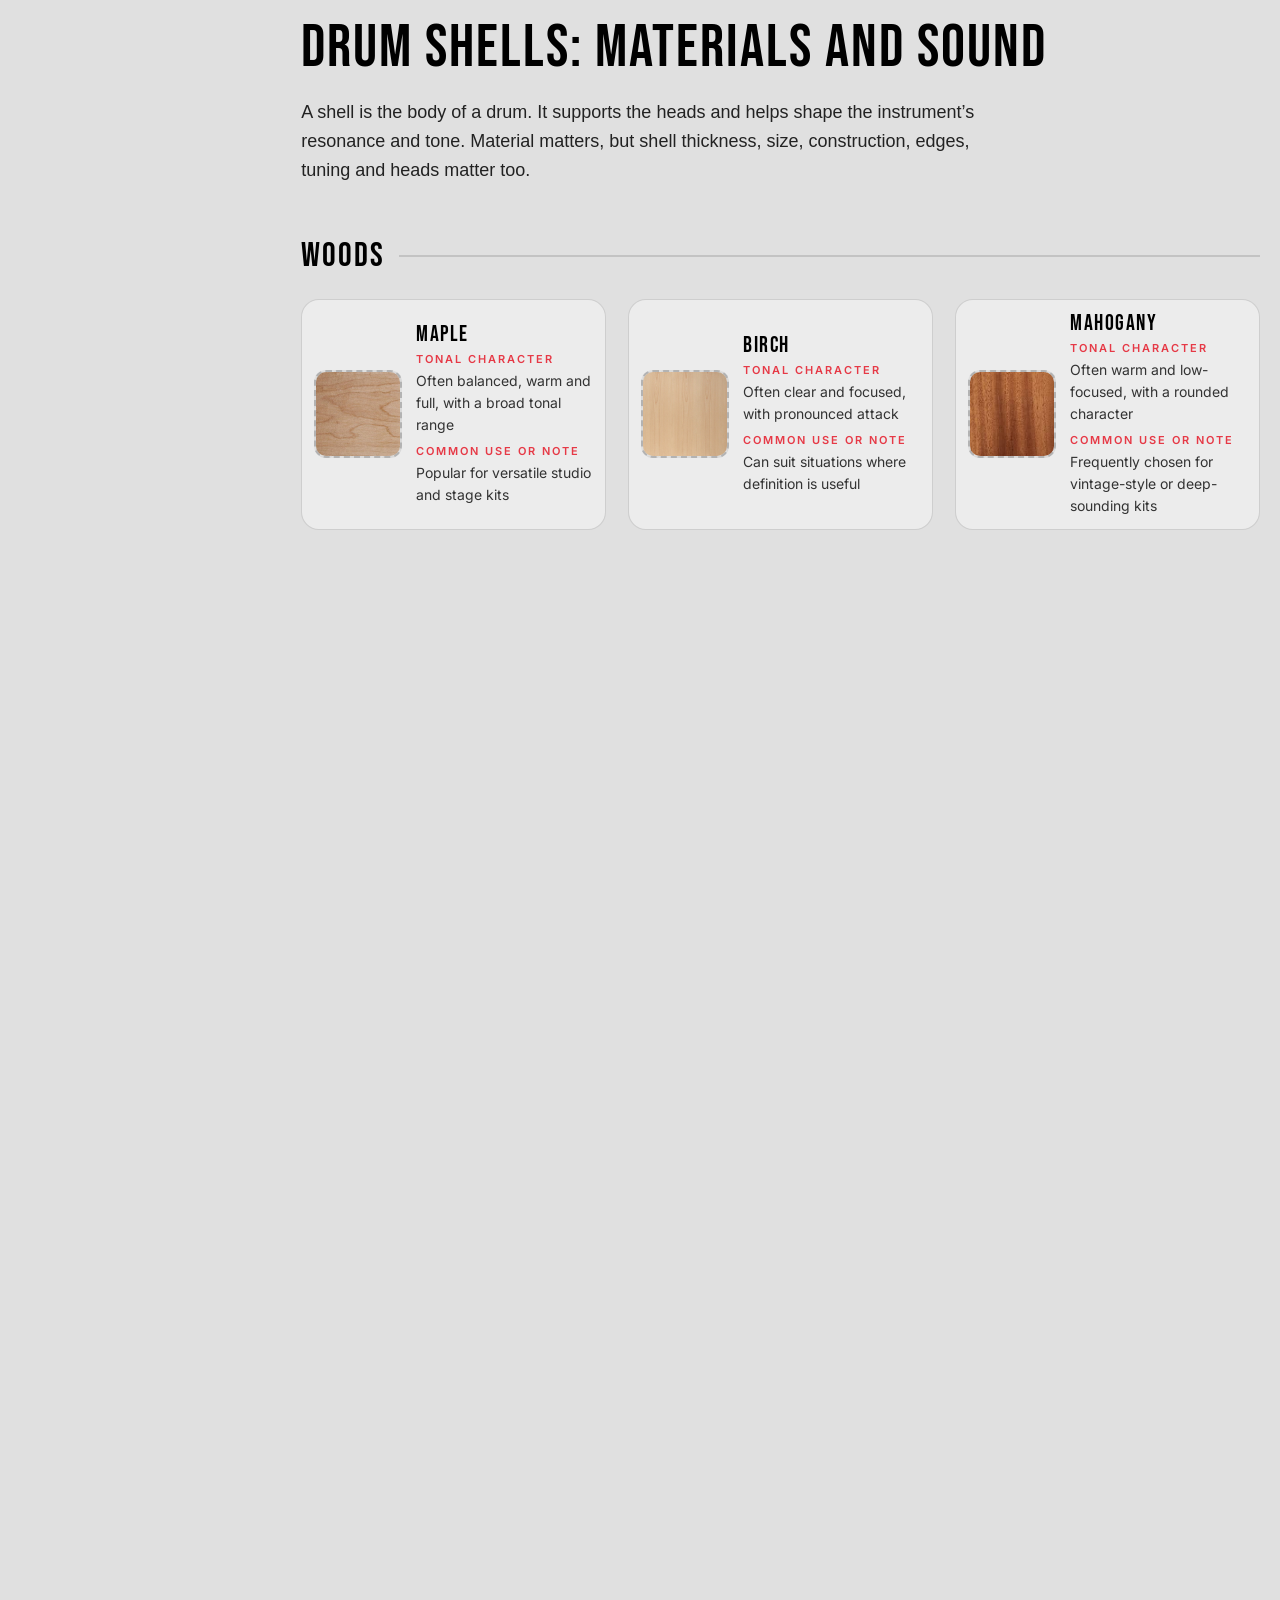
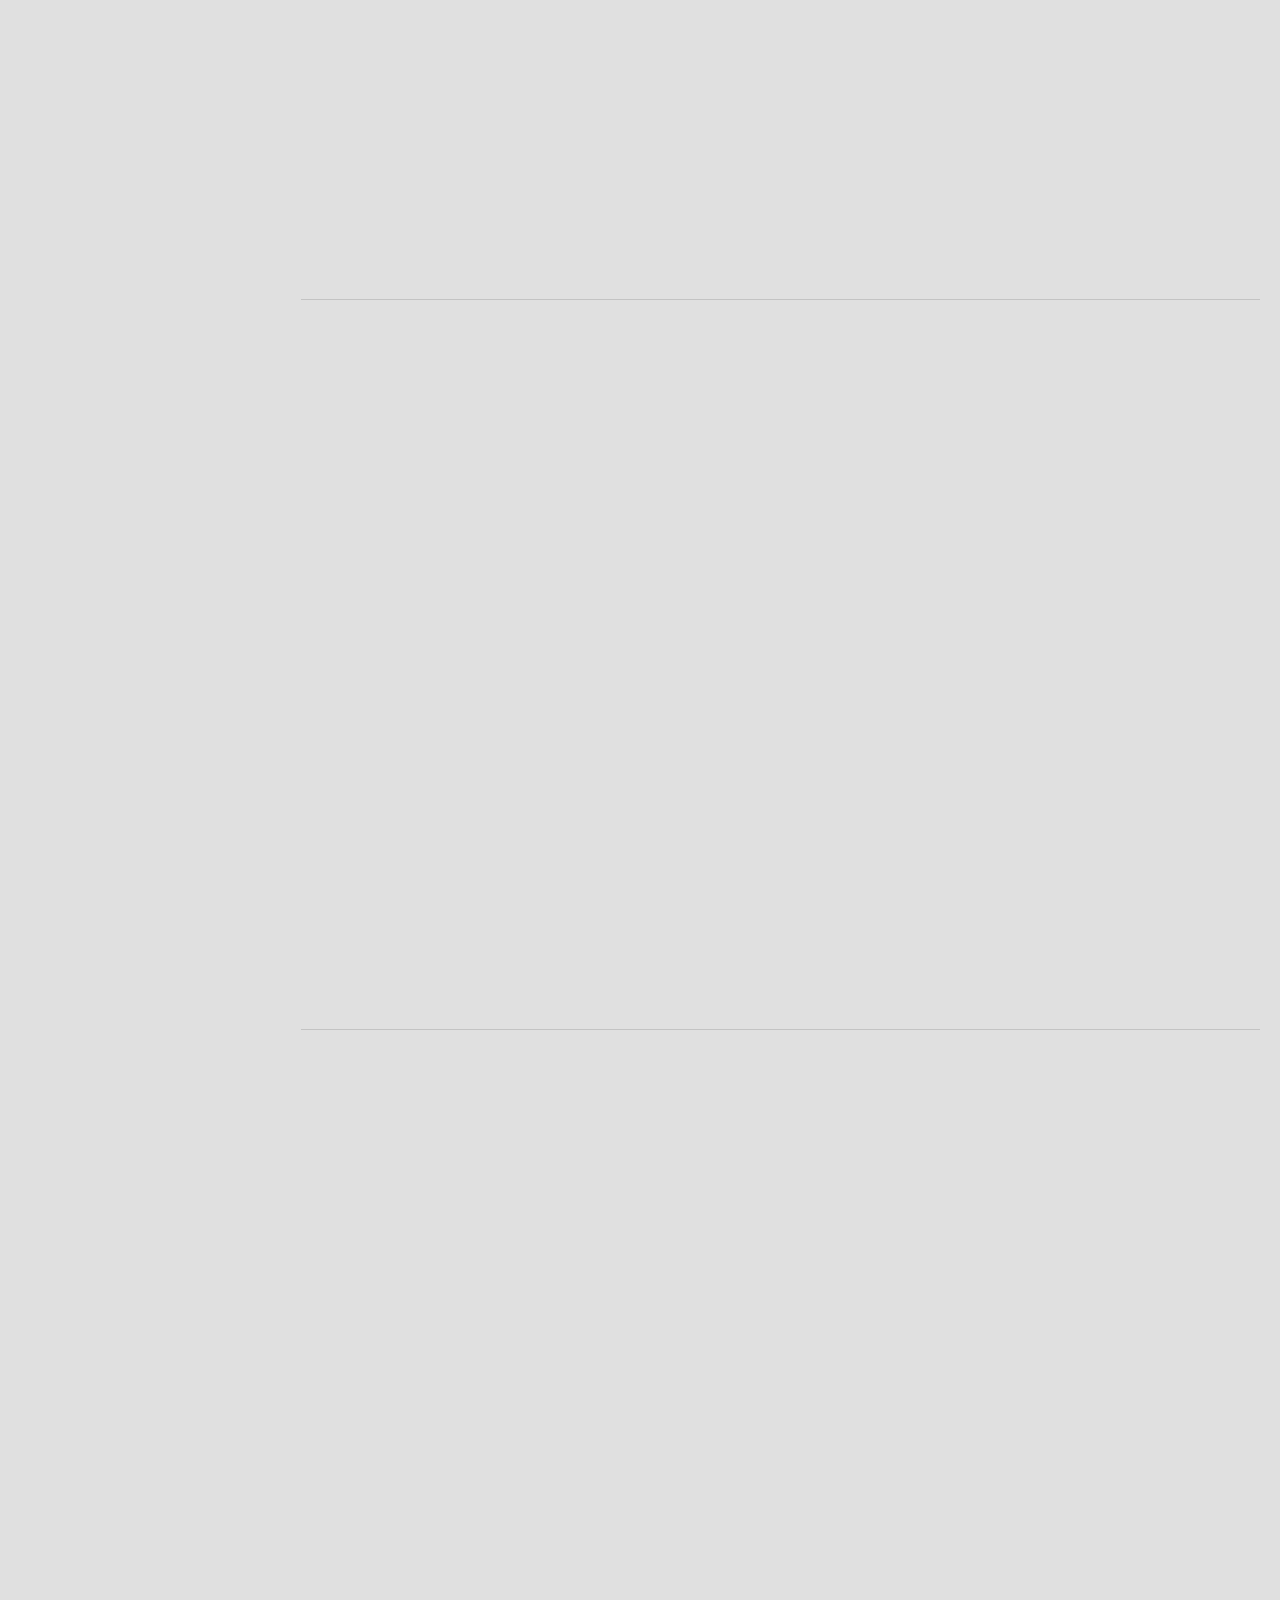
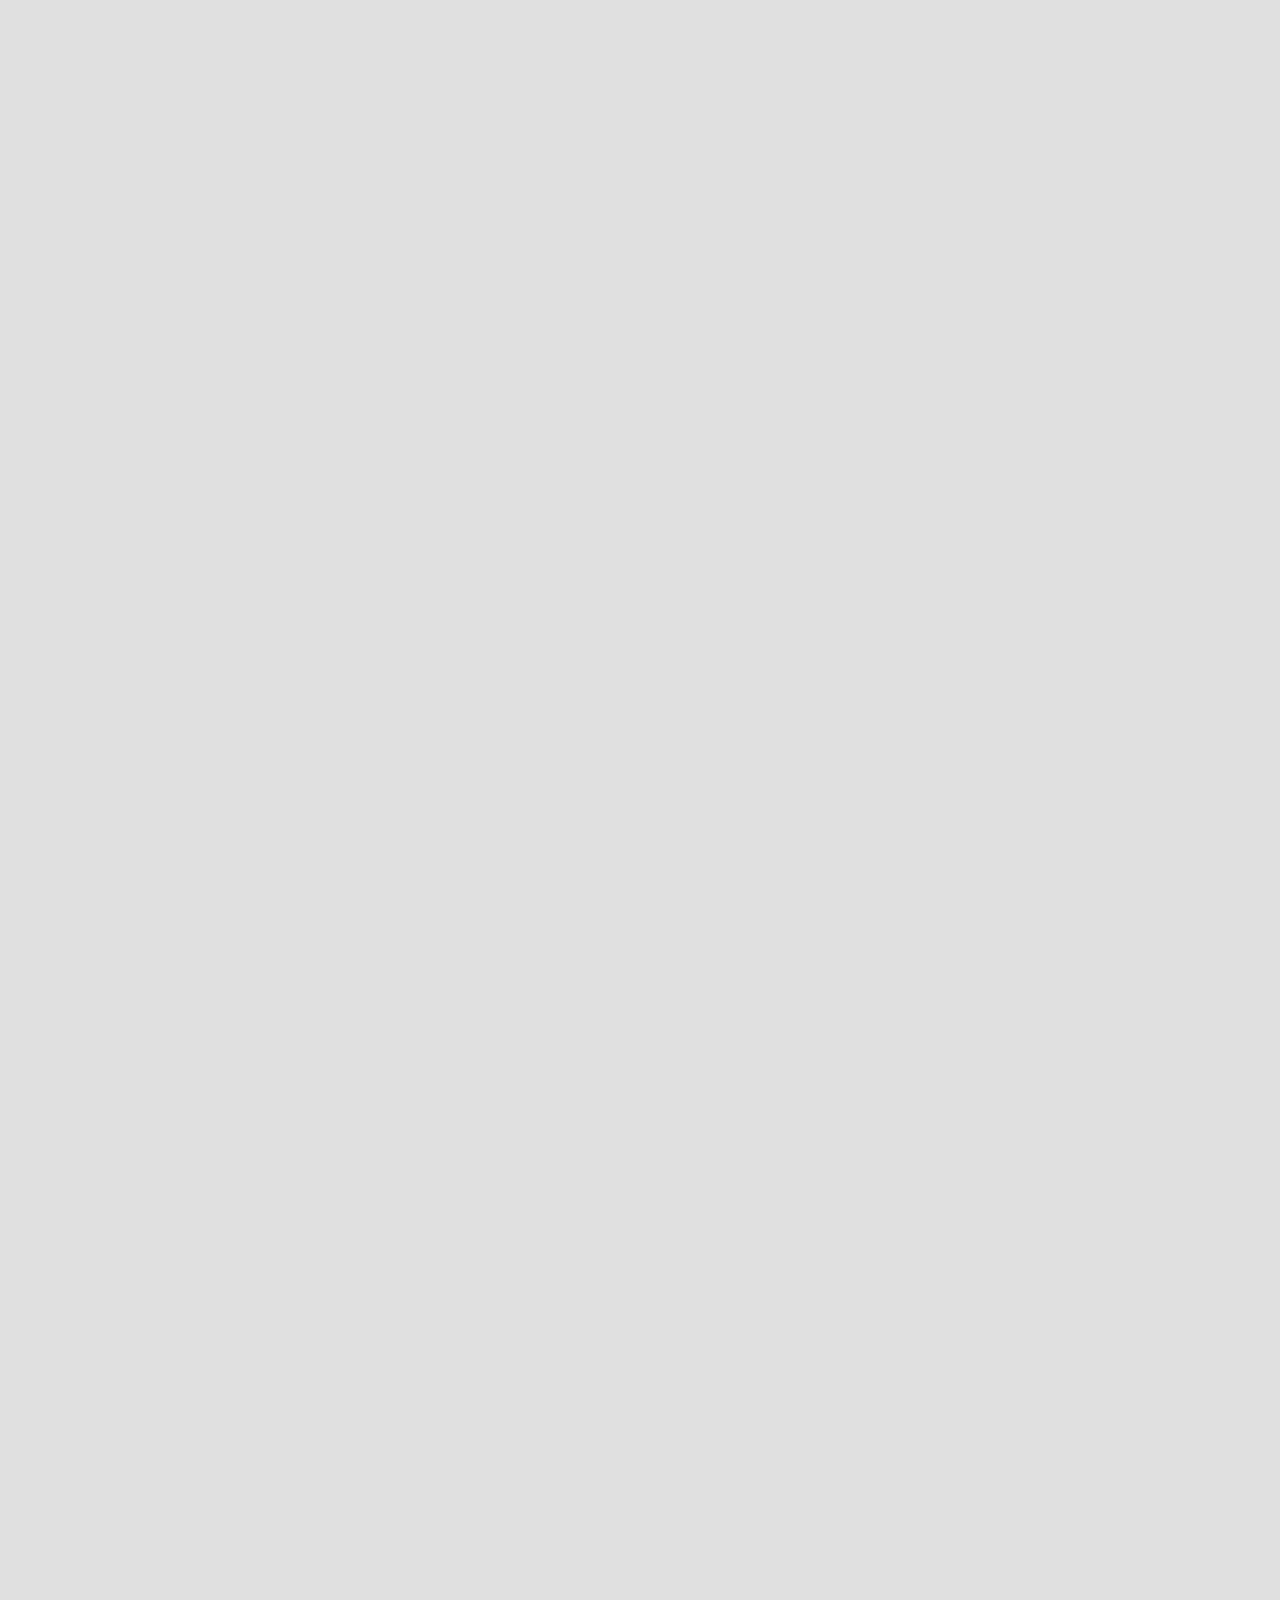
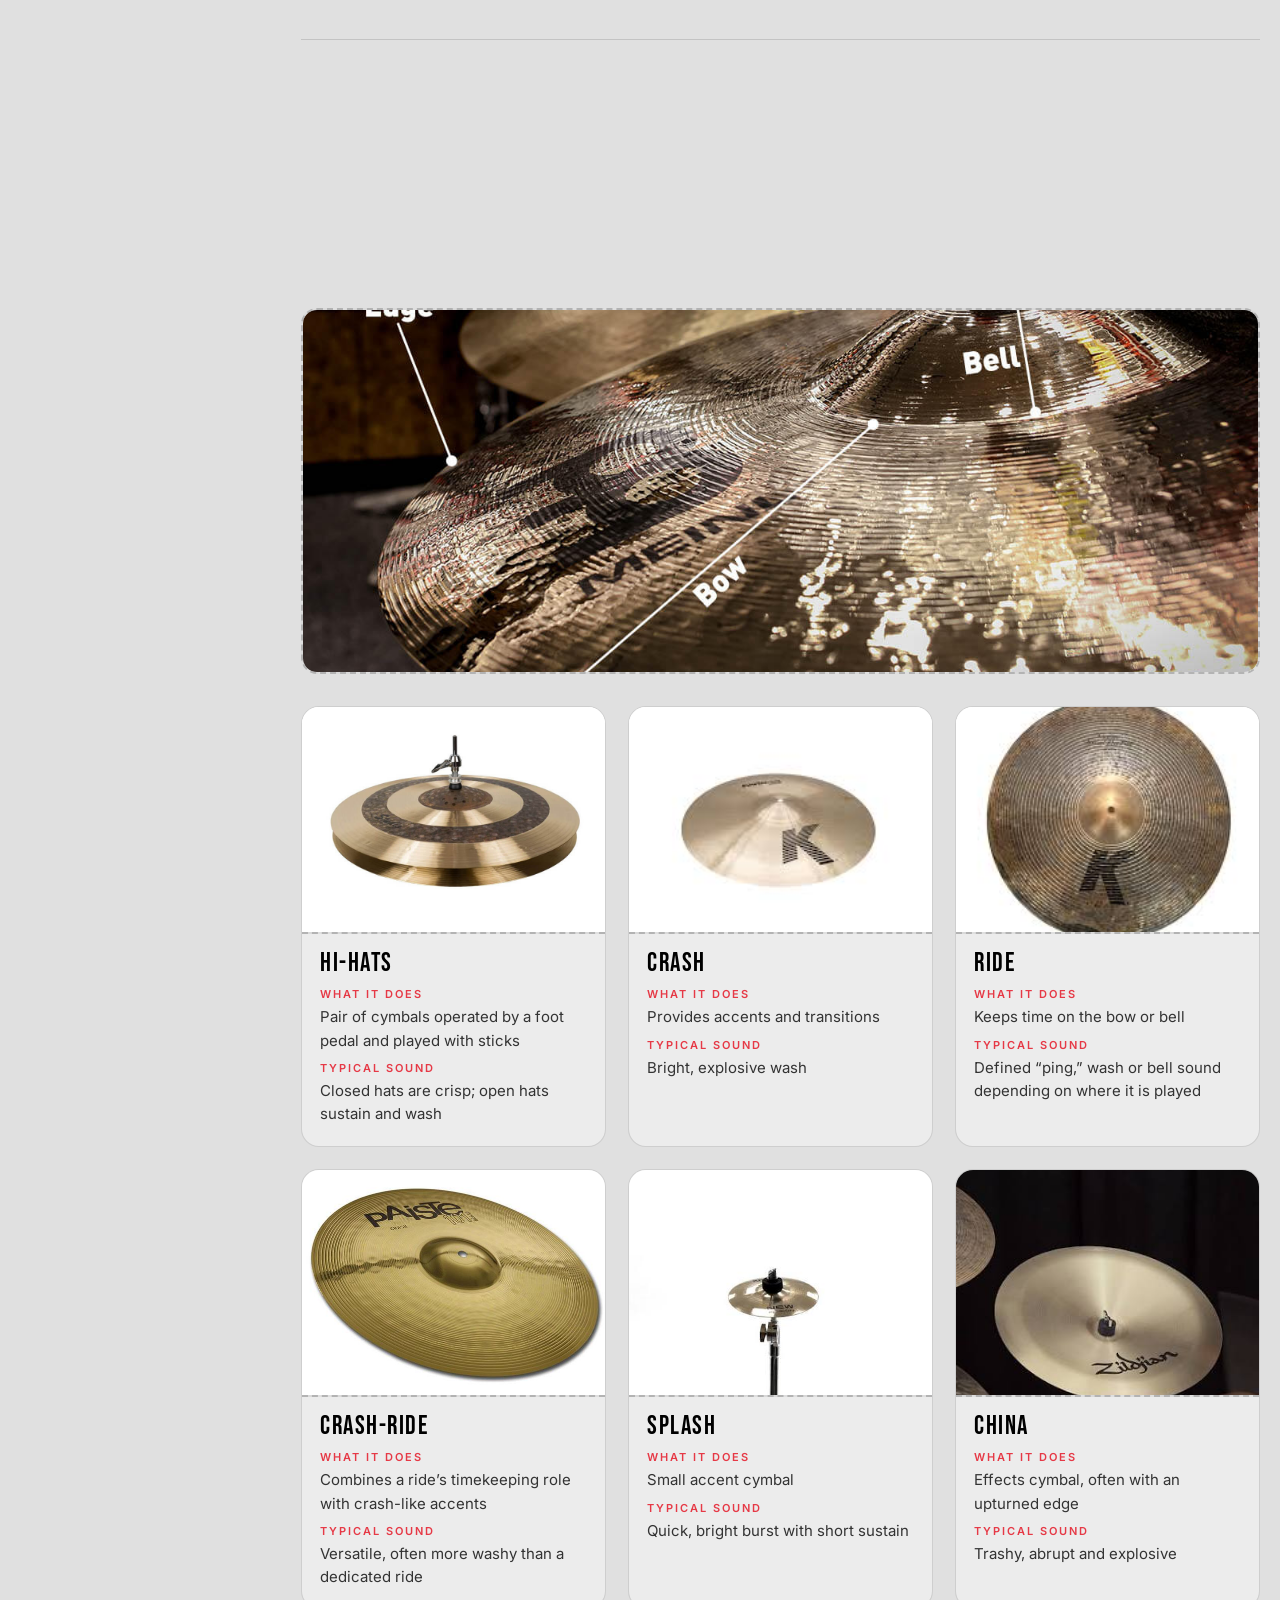
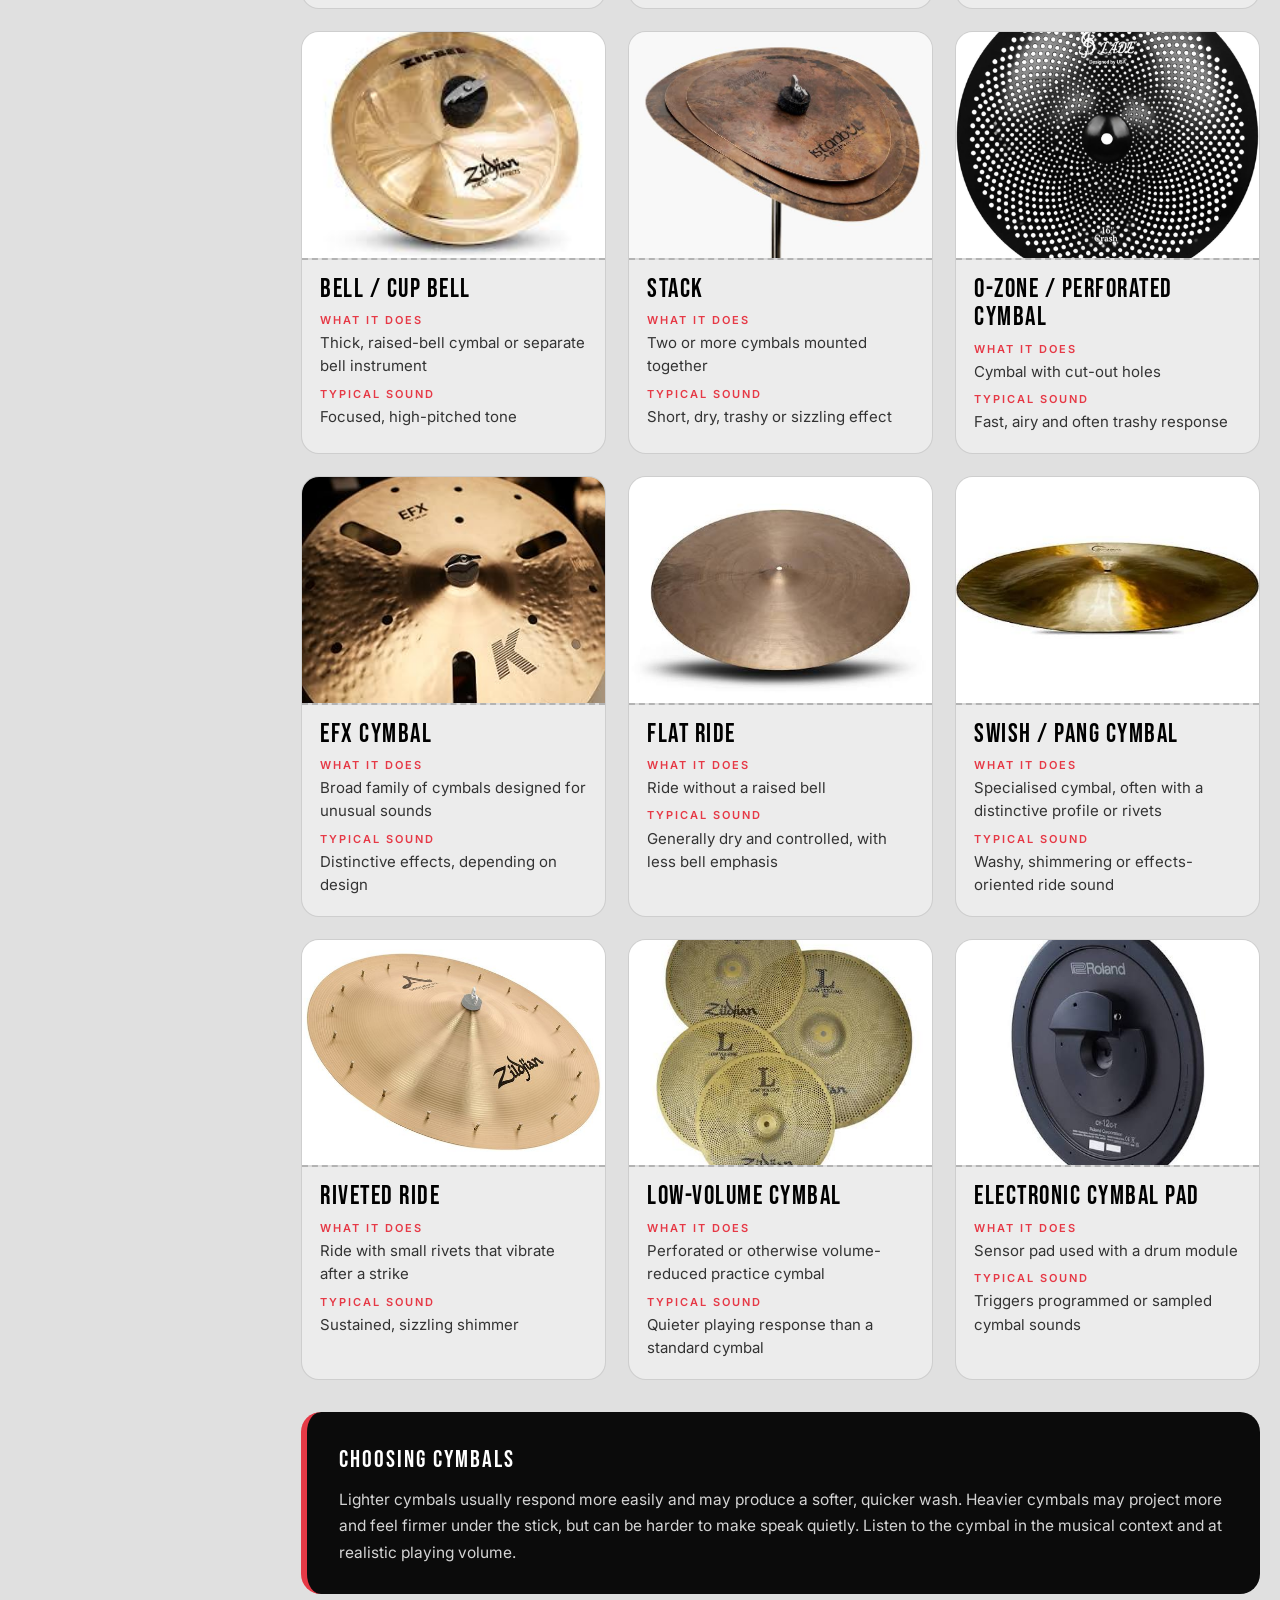
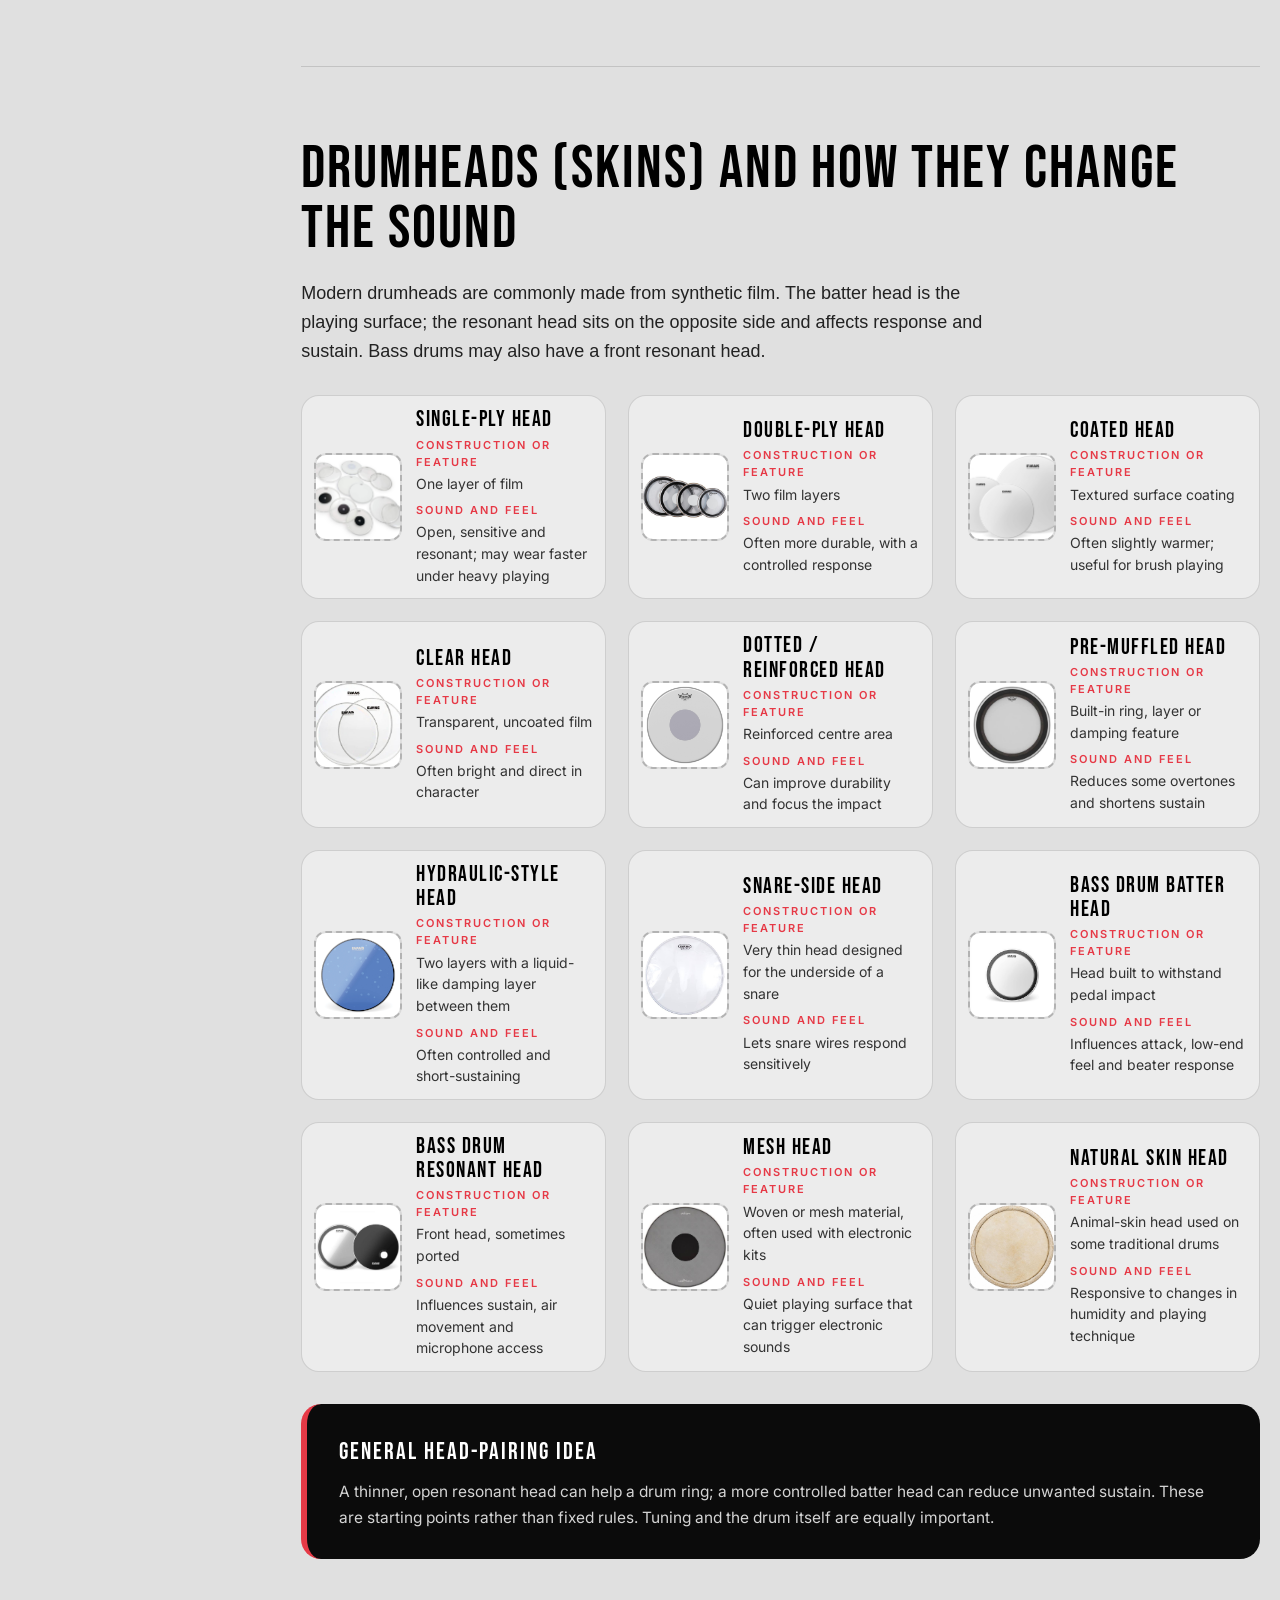
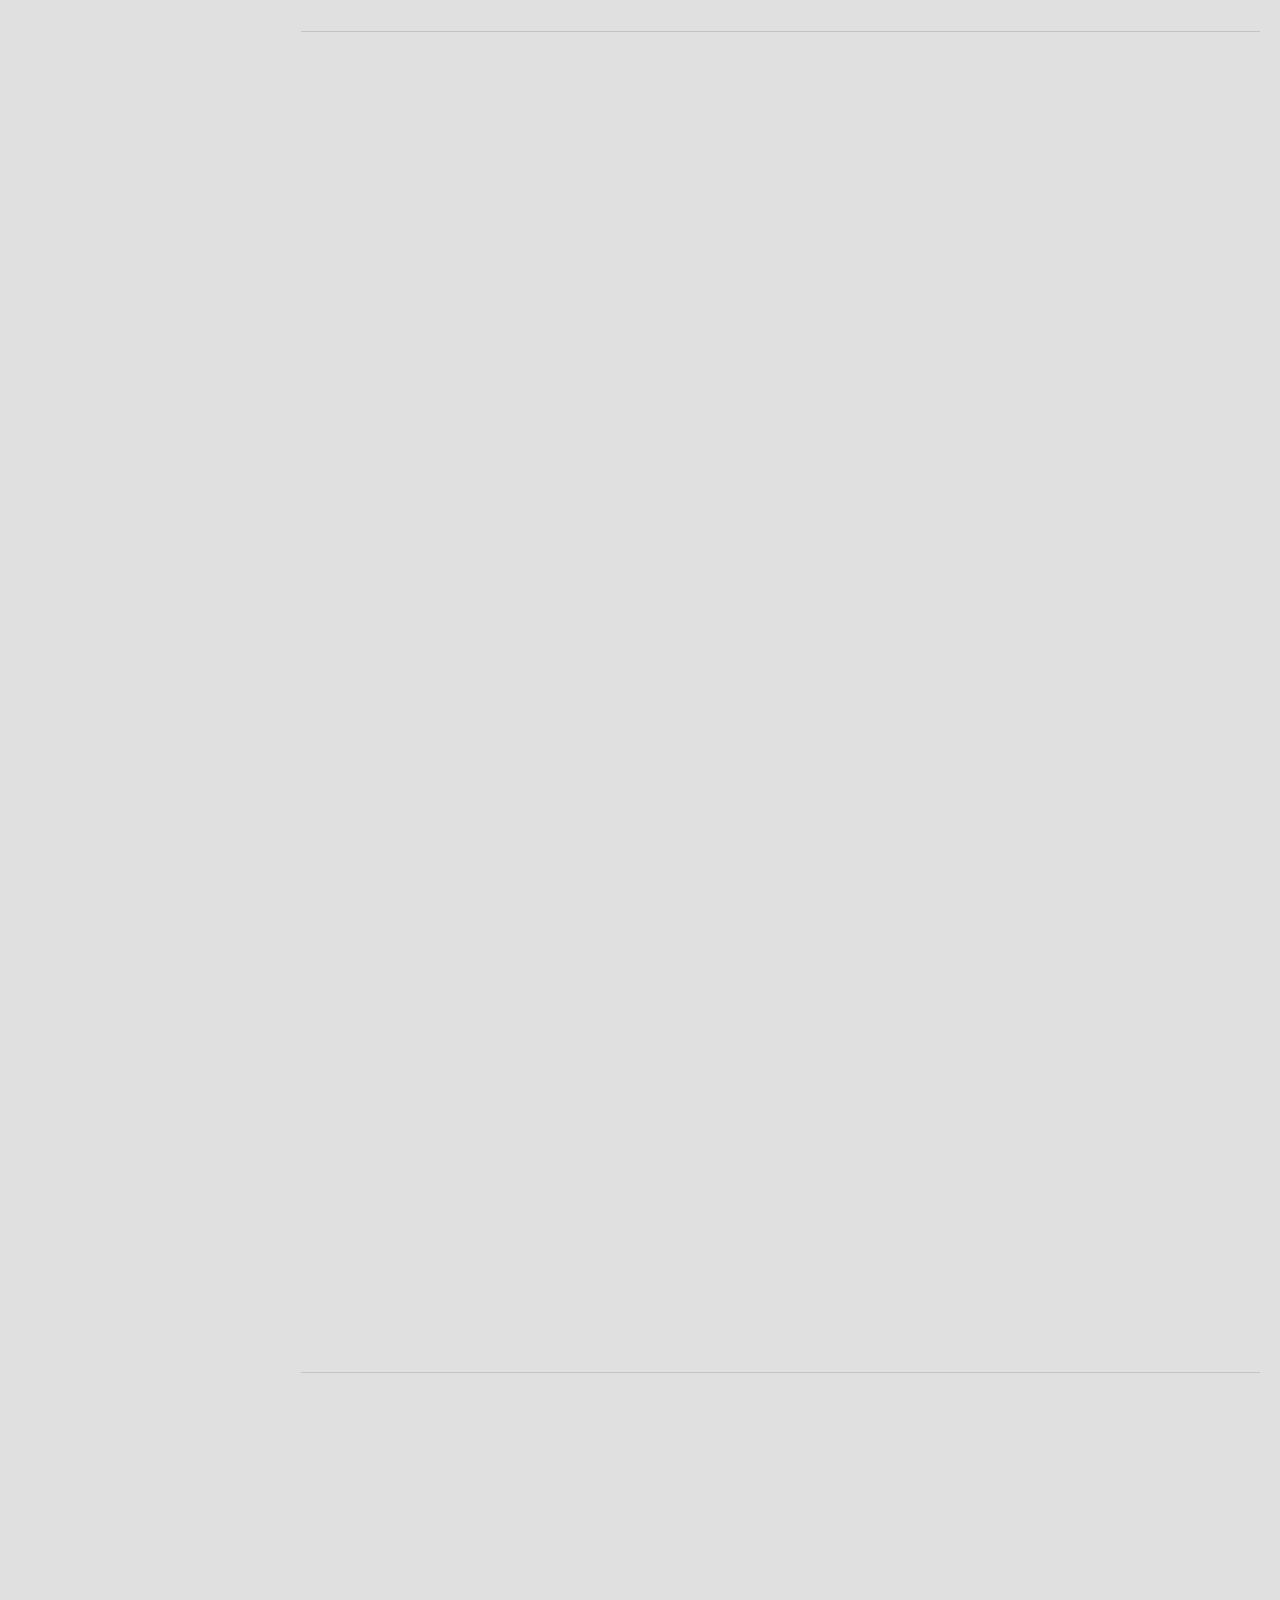
<file: aboutdrums.html>
<!DOCTYPE html>
<html lang="en">

<head>
    <meta charset="UTF-8">
    <meta name="viewport" content="width=device-width, initial-scale=1.0">
    <meta name="description" content="The Drum Guide - drum types, shells, setups, snares, cymbals, heads, sticks, hardware, IEMs, microphones, EQ and brands.">
    <title>Drum Guide | Drum Arena</title>
    <link rel="icon" type="image/png" href="images/icon1.png">
    <link rel="preconnect" href="https://fonts.googleapis.com">
    <link rel="preconnect" href="https://fonts.gstatic.com" crossorigin>
    <link href="https://fonts.googleapis.com/css2?family=Bebas+Neue&family=Inter:wght@300;400;500;600&display=swap" rel="stylesheet">
    <link rel="stylesheet" href="main.css">
    <link rel="stylesheet" href="aboutdrums.css">

    <noscript>
        <style>
            .reveal, .g-hero-text > *, .g-hero-visual { opacity: 1; transform: none; animation: none; }
            .navdrums { position: static; opacity: 1; visibility: visible; transform: none; }
        </style>
    </noscript>
</head>


<body id="top">

    <!-- ===================== NAVBAR (same as the home page) ===================== -->
    <header>
        <div class="flexnavbox">
            <div class="navboxh1">
                <img src="images/icon1.png" height="50px" width="65px">
                <a href="index.html" class="boxh1">Drum Arena</a>
            </div>

            <button class="navtoggle" id="navtoggle" aria-label="Open menu" aria-expanded="false" aria-controls="navmenu">
                <span></span><span></span><span></span>
            </button>

            <nav class="navdrums" id="navmenu" aria-label="Main">
                <a href="index.html"><h3>Home</h3></a>
                <a href="#types"><h3>Drums</h3></a>
                <a href="#hardware"><h3>Gear</h3></a>
                <a href="#eq"><h3>Sound</h3></a>
                <a href="#brands"><h3>Brands</h3></a>
            </nav>
        </div>
    </header>


    <!-- ===================== HERO ===================== -->
    <section class="g-hero">
        <div class="g-hero-text">
            <p class="g-tag">THE COMPLETE GUIDE</p>
            <h1>
                <span>The Drum</span>
                <span class="heroguide">Guide</span>
            </h1>

            <p class="g-lead">From your first beat to advanced grooves. Drum types, shells, cymbals, heads, sticks, hardware, monitoring, microphones, EQ and brands, all in one place.</p>
            <div>
                <a href="#basics" class="g-btn">Start reading </a>
            </div>
        </div>
        <div class="g-hero-visual">
            <figure class="g-pic g-hero-pic" data-file="images/hero-drum-kit.jpg">
                <img src="images/hero-drum-kit.jpg" alt="A drum kit" loading="lazy" onerror="this.remove()">
            </figure>
        </div>
    </section>


    <!-- ===================== GUIDE ===================== -->
    <div class="g-layout">

        <!-- chapter list sidebar on desktop, swipeable bar on phones -->
        <aside class="g-sidebar">
            <nav class="g-toc" aria-label="Guide chapters">
                <p class="g-toc-title">Chapters</p>
                <ol>
                    <li><a href="#basics">Drum Basics</a></li>
                    <li><a href="#types">Types of Drums</a></li>
                    <li><a href="#shells">Drum Shells and Materials</a></li>
                    <li><a href="#setups">Drum Setups</a></li>
                    <li><a href="#snares">Snare Drums</a></li>
                    <li><a href="#cymbals">Cymbal Types</a></li>
                    <li><a href="#heads">Drumheads</a></li>
                    <li><a href="#sticks">Drumsticks and Brushes</a></li>
                    <li><a href="#hardware">Hardware and Accessories</a></li>
                    <li><a href="#iems">IEMs and Monitoring</a></li>
                    <li><a href="#mics">Microphones and Live Sound</a></li>
                    <li><a href="#eq">Drum EQ and Recording</a></li>
                    <li><a href="#brands">Drum Brands Directory</a></li>
                </ol>
            </nav>
        </aside>

        <main class="g-main">

            <!-- ===================== WHAT ARE DRUMS? ===================== -->
            <section class="g-section" id="basics">

            <div class="g-head reveal">
                <h2>What Are Drums?</h2>
                <p class="g-intro">Drums are percussion instruments that make sound when a player strikes a stretched membrane, solid surface or metal body. They can provide a rhythm, a musical accent, a melody or a combination of all three.</p>
                <p class="g-intro">Drums come in many forms: individual hand drums, marching drums, orchestral percussion, electronic pads and complete drum kits. A modern drum kit typically combines a bass drum, snare drum, toms, cymbals, pedals and stands.</p>
            </div>

            <figure class="g-pic g-banner reveal" data-file="images/banner-basics.jpg">
                <img src="images/banner-basics.jpg" alt="A complete drum kit (labelled diagram works well)" loading="lazy" onerror="this.remove()">
            </figure>

            <h3 class="g-sub reveal">
                Drums come in many forms
            </h3>
            <div class="g-tiles">
                <div class="g-tile reveal" style="--n:0">
                    <figure class="g-pic" data-file="images/basics-form-individual-hand-drums.jpg">
                        <img src="images/basics-form-individual-hand-drums.jpg" alt="Individual hand drums" loading="lazy" onerror="this.remove()">
                    </figure>
                    <h3>Individual hand drums</h3>
                </div>

                <div class="g-tile reveal" style="--n:1">
                    <figure class="g-pic" data-file="images/basics-form-marching-drums.jpg">
                        <img src="images/basics-form-marching-drums.jpg" alt="Marching drums" loading="lazy" onerror="this.remove()">
                    </figure>
                    
                    <h3>Marching drums</h3>
                </div>
                
                <div class="g-tile reveal" style="--n:2">
                    <figure class="g-pic" data-file="images/basics-form-orchestral-percussion.jpg">
                        <img src="images/basics-form-orchestral-percussion.jpg" alt="Orchestral percussion" loading="lazy" onerror="this.remove()">
                    </figure>
                    <h3>Orchestral percussion</h3>
                </div>
                
                <div class="g-tile reveal" style="--n:3">
                    <figure class="g-pic" data-file="images/basics-form-electronic-pads.jpg">
                        <img src="images/basics-form-electronic-pads.jpg" alt="Electronic pads" loading="lazy" onerror="this.remove()">
                    </figure>
                    <h3>Electronic pads</h3>
                </div>
                
                <div class="g-tile reveal" style="--n:0">
                    <figure class="g-pic" data-file="images/basics-form-complete-drum-kits.jpg">
                        <img src="images/basics-form-complete-drum-kits.jpg" alt="Complete drum kits" loading="lazy" onerror="this.remove()">
                    </figure>
                    <h3>Complete drum kits</h3>
                </div>
            </div>
            
            <h3 class="g-sub reveal">A modern drum kit combines</h3>
            <div class="g-tiles">
                <div class="g-tile reveal" style="--n:0">
                    <figure class="g-pic" data-file="images/basics-kit-bass-drum.jpg">
                        <img src="images/basics-kit-bass-drum.jpg" alt="Bass drum" loading="lazy" onerror="this.remove()">
                    </figure>
                    <h3>Bass drum</h3>
                </div>
                
                <div class="g-tile reveal" style="--n:1">
                    <figure class="g-pic" data-file="images/basics-kit-snare-drum.jpg">
                        <img src="images/basics-kit-snare-drum.jpg" alt="Snare drum" loading="lazy" onerror="this.remove()">
                    </figure>
                    <h3>Snare drum</h3>
                </div>
                
                <div class="g-tile reveal" style="--n:2">
                    <figure class="g-pic" data-file="images/basics-kit-toms.jpg">
                        <img src="images/basics-kit-toms.jpg" alt="Toms" loading="lazy" onerror="this.remove()">
                    </figure>
                    <h3>Toms</h3>
                </div>
                
                <div class="g-tile reveal" style="--n:3">
                    <figure class="g-pic" data-file="images/basics-kit-cymbals.jpg">
                        <img src="images/basics-kit-cymbals.jpg" alt="Cymbals" loading="lazy" onerror="this.remove()">
                    </figure>
                    <h3>Cymbals</h3>
                </div>
                
                <div class="g-tile reveal" style="--n:0">
                    <figure class="g-pic" data-file="images/basics-kit-pedals.jpg">
                        <img src="images/basics-kit-pedals.jpg" alt="Pedals" loading="lazy" onerror="this.remove()">
                    </figure>
                    <h3>Pedals</h3>
                </div>
                
                <div class="g-tile reveal" style="--n:1">
                    <figure class="g-pic" data-file="images/basics-kit-stands.jpg">
                        <img src="images/basics-kit-stands.jpg" alt="Stands" loading="lazy" onerror="this.remove()">
                    </figure>
                    <h3>Stands</h3>
                </div>
            
            </div>
            </section>

            <!-- ===================== DIFFERENT TYPES OF DRUMS ===================== -->
            <section class="g-section" id="types">
            <div class="g-head reveal">
                <h2>Different Types of Drums</h2>
            </div>

            <div class="g-filters reveal" role="group" aria-label="Filter drum types">
                <button class="g-chip" data-filter="all" aria-pressed="true">All</button>
                <button class="g-chip" data-filter="kit" aria-pressed="false">Drum kit</button>
                <button class="g-chip" data-filter="marching" aria-pressed="false">Marching</button>
                <button class="g-chip" data-filter="hand" aria-pressed="false">Hand drums</button>
                <button class="g-chip" data-filter="orch" aria-pressed="false">Orchestral &amp; world</button>
                <button class="g-chip" data-filter="electronic" aria-pressed="false">Electronic</button>
            </div>
            
            <div class="g-grid">
                <article class="g-card reveal" data-cat="kit" style="--n:0">
                    <figure class="g-pic" data-file="images/types-bass-drum-kick-drum.jpg">
                        <img src="images/types-bass-drum-kick-drum.jpg" alt="Bass drum / kick drum" loading="lazy" onerror="this.remove()">
                    </figure>
                    
                    <div class="g-body">
                        <h3>Bass drum / kick drum</h3>
                        <p><span class="g-k">What it is</span>Large drum played with a foot-operated pedal in a drum kit</p>
                        <p><span class="g-k">Typical sound or use</span>Low, powerful pulse</p>
                    </div>
                
                </article>
                
                <article class="g-card reveal" data-cat="kit" style="--n:1">
                    <figure class="g-pic" data-file="images/types-snare-drum.jpg">
                        <img src="images/types-snare-drum.jpg" alt="Snare drum" loading="lazy" onerror="this.remove()">
                    </figure>
                    
                    <div class="g-body">
                        <h3>Snare drum</h3>
                        <p><span class="g-k">What it is</span>Drum with wires stretched across the bottom head</p>
                        <p><span class="g-k">Typical sound or use</span>Sharp, cracking sound with a distinctive snare buzz</p>
                    </div>
                
                </article>

                <article class="g-card reveal" data-cat="kit" style="--n:2">
                    <figure class="g-pic" data-file="images/types-rack-tom.jpg">
                        <img src="images/types-rack-tom.jpg" alt="Rack tom" loading="lazy" onerror="this.remove()">
                    </figure>
                    
                    <div class="g-body">
                        <h3>Rack tom</h3>
                        <p><span class="g-k">What it is</span>Smaller tom mounted above the bass drum or on a stand</p>
                        <p><span class="g-k">Typical sound or use</span>Higher-pitched, round tom tone</p>
                    </div>
                </article>
                
                <article class="g-card reveal" data-cat="kit" style="--n:3">
                    <figure class="g-pic" data-file="images/types-floor-tom.jpg">
                        <img src="images/types-floor-tom.jpg" alt="Floor tom" loading="lazy" onerror="this.remove()">
                    </figure>
                    
                    <div class="g-body">
                        <h3>Floor tom</h3
                            ><p><span class="g-k">What it is</span>Larger tom supported by legs or a stand</p>
                            <p><span class="g-k">Typical sound or use</span>Lower, fuller tom tone</p>
                        
                        </div>
                    </article>
                    
                    <article class="g-card reveal" data-cat="marching" style="--n:1">
                        <figure class="g-pic" data-file="images/types-marching-snare.jpg">
                            <img src="images/types-marching-snare.jpg" alt="Marching snare" loading="lazy" onerror="this.remove()">
                        </figure>
                        
                        <div class="g-body">
                            <h3>Marching snare</h3>
                            <p><span class="g-k">What it is</span>Deep, high-tension snare used in marching ensembles</p>
                            <p><span class="g-k">Typical sound or use</span>Loud, crisp and articulate</p>
                        </div>
                    
                    </article>
                    
                    <article class="g-card reveal" data-cat="marching" style="--n:2">
                        <figure class="g-pic" data-file="images/types-tenor-drums-quads.jpg">
                            <img src="images/types-tenor-drums-quads.jpg" alt="Tenor drums / quads" loading="lazy" onerror="this.remove()">
                        </figure>
                        
                        <div class="g-body">
                            <h3>Tenor drums / quads</h3>
                            <p><span class="g-k">What it is</span>Set of tuned drums played together while marching</p>
                            <p><span class="g-k">Typical sound or use</span>A range of pitched drum notes</p>
                        </div>
                    </article>
                    
                    <article class="g-card reveal" data-cat="hand" style="--n:3">
                        <figure class="g-pic" data-file="images/types-bongos.jpg">
                            <img src="images/types-bongos.jpg" alt="Bongos" loading="lazy" onerror="this.remove()">
                        </figure>
                        
                        <div class="g-body">
                            <h3>Bongos</h3>
                            <p><span class="g-k">What it is</span>Pair of small hand drums</p>
                            <p><span class="g-k">Typical sound or use</span>Bright, high-pitched tones</p>
                        
                        </div>
                    </article>
                    
                    <article class="g-card reveal" data-cat="hand" style="--n:0">
                        <figure class="g-pic" data-file="images/types-congas.jpg">
                            <img src="images/types-congas.jpg" alt="Congas" loading="lazy" onerror="this.remove()">
                        </figure>
                        <div class="g-body">
                            <h3>Congas</h3>
                            <p><span class="g-k">What it is</span>Tall, open-bottom hand drums</p>
                            <p><span class="g-k">Typical sound or use</span>Warm, resonant tones used in Latin music and beyond</p>
                        
                        </div>
                    </article>
                    
                    <article class="g-card reveal" data-cat="hand" style="--n:1">
                        <figure class="g-pic" data-file="images/types-djembe.jpg">
                            <img src="images/types-djembe.jpg" alt="Djembe" loading="lazy" onerror="this.remove()">
                        </figure>
                        <div class="g-body">
                            <h3>Djembe</h3>
                            <p><span class="g-k">What it is</span>Goblet-shaped hand drum</p>
                            <p><span class="g-k">Typical sound or use</span>Broad range from low bass notes to sharp slaps</p>
                        </div>
                    </article>
                    
                    <article class="g-card reveal" data-cat="hand" style="--n:2">
                        <figure class="g-pic" data-file="images/types-cajon.jpg">
                            <img src="images/types-cajon.jpg" alt="Cajón" loading="lazy" onerror="this.remove()">
                        </figure>
                        
                        <div class="g-body">
                            <h3>Cajón</h3>
                            <p><span class="g-k">What it is</span>Box-shaped percussion instrument played by hand</p>
                            <p><span class="g-k">Typical sound or use</span>Compact bass and snare-like sounds</p>
                        </div>
                    
                    </article>
                    
                    <article class="g-card reveal" data-cat="hand" style="--n:3">
                        <figure class="g-pic" data-file="images/types-frame-drum.jpg">
                            <img src="images/types-frame-drum.jpg" alt="Frame drum" loading="lazy" onerror="this.remove()">
                        </figure>
                        
                        <div class="g-body">
                            <h3>Frame drum</h3>
                            <p><span class="g-k">What it is</span>Shallow circular drum held and played by hand</p>
                            <p><span class="g-k">Typical sound or use</span>Light, flexible tones; examples include the bodhrán and daf</p>
                        </div>
                    </article>
                    
                    <article class="g-card reveal" data-cat="orch" style="--n:0">
                        <figure class="g-pic" data-file="images/types-timpani.jpg">
                            <img src="images/types-timpani.jpg" alt="Timpani" loading="lazy" onerror="this.remove()">
                        </figure>
                        
                        <div class="g-body">
                            <h3>Timpani</h3>
                            <p><span class="g-k">What it is</span>Tuned orchestral kettle drums</p>
                            <p><span class="g-k">Typical sound or use</span>Pitched, resonant bass notes</p>
                        
                        </div>
                    </article>
                    
                    <article class="g-card reveal" data-cat="orch" style="--n:1">
                        <figure class="g-pic" data-file="images/types-taiko-drums.jpg">
                            <img src="images/types-taiko-drums.jpg" alt="Taiko drums" loading="lazy" onerror="this.remove()">
                        </figure>
                        
                        <div class="g-body">
                            <h3>Taiko drums</h3>
                            <p><span class="g-k">What it is</span>Japanese drums played with sticks</p>
                            <p><span class="g-k">Typical sound or use</span>Strong, resonant ensemble sound</p>
                        </div>
                    </article>
                    
                    <article class="g-card reveal" data-cat="electronic" style="--n:2">
                        <figure class="g-pic" data-file="images/types-electronic-drum-pads.jpg">
                            <img src="images/types-electronic-drum-pads.jpg" alt="Electronic drum pads" loading="lazy" onerror="this.remove()">
                        </figure>
                        
                        <div class="g-body">
                            <h3>Electronic drum pads</h3>
                            <p><span class="g-k">What it is</span>Pads that trigger digital or sampled drum sounds</p>
                            <p><span class="g-k">Typical sound or use</span>Customisable sounds and volume control</p>
                        
                        </div>
                    </article>
                    
                    <article class="g-card reveal" data-cat="electronic" style="--n:3">
                        <figure class="g-pic" data-file="images/types-hybrid-drum-setup.jpg">
                            <img src="images/types-hybrid-drum-setup.jpg" alt="Hybrid drum setup" loading="lazy" onerror="this.remove()">
                        </figure>
                        
                        <div class="g-body">
                            <h3>Hybrid drum setup</h3>
                            <p><span class="g-k">What it is</span>Acoustic drums combined with electronic pads, triggers or modules</p>
                            <p><span class="g-k">Typical sound or use</span>Acoustic feel with electronic sounds and extra control</p>
                        </div>
                    </article>
                </div>
            </section>

            <!-- ===================== DRUM SHELLS: MATERIALS AND SOUND ===================== -->
            <section class="g-section" id="shells">
            <div class="g-head reveal">
                <h2>Drum Shells: Materials and Sound</h2>
                <p class="g-intro">A shell is the body of a drum. It supports the heads and helps shape the instrument’s resonance and tone. Material matters, but shell thickness, size, construction, edges, tuning and heads matter too.</p>
            </div>

            <h3 class="g-sub reveal">Woods</h3>
            
            <div class="g-grid g-rows">
                <article class="g-card reveal g-row" style="--n:0">
                    <figure class="g-pic" data-file="images/shell-maple.jpg">
                        <img src="images/shell-maple.jpg" alt="Maple" loading="lazy" onerror="this.remove()">
                    </figure>
                    
                    <div class="g-body">
                        <h3>Maple</h3>
                        <p><span class="g-k">Tonal character</span>Often balanced, warm and full, with a broad tonal range</p>
                        <p><span class="g-k">Common use or note</span>Popular for versatile studio and stage kits</p>
                    </div>
                </article>
                
                <article class="g-card reveal g-row" style="--n:1">
                    <figure class="g-pic" data-file="images/shell-birch.jpg">
                        <img src="images/shell-birch.jpg" alt="Birch" loading="lazy" onerror="this.remove()">
                    </figure>
                    
                    <div class="g-body">
                        <h3>Birch</h3>
                        <p><span class="g-k">Tonal character</span>Often clear and focused, with pronounced attack</p>
                        <p><span class="g-k">Common use or note</span>Can suit situations where definition is useful</p>
                    </div>
                </article>
                
                <article class="g-card reveal g-row" style="--n:2">
                    <figure class="g-pic" data-file="images/shell-mahogany.jpg">
                        <img src="images/shell-mahogany.jpg" alt="Mahogany" loading="lazy" onerror="this.remove()">
                    </figure>
                    
                    <div class="g-body">
                        <h3>Mahogany</h3>
                        <p><span class="g-k">Tonal character</span>Often warm and low-focused, with a rounded character</p>
                        <p><span class="g-k">Common use or note</span>Frequently chosen for vintage-style or deep-sounding kits</p>
                    </div>
                </article>
                
                <article class="g-card reveal g-row" style="--n:3">
                    <figure class="g-pic" data-file="images/shell-oak.jpg">
                        <img src="images/shell-oak.jpg" alt="Oak" loading="lazy" onerror="this.remove()">
                    </figure>
                    
                    <div class="g-body">
                        <h3>Oak</h3>
                        <p><span class="g-k">Tonal character</span>Often strong and projecting, with a firm attack</p>
                        <p><span class="g-k">Common use or note</span>A dense wood that may feel powerful under the stick</p>
                    </div>
                </article>
                
                <article class="g-card reveal g-row" style="--n:0">
                    <figure class="g-pic" data-file="images/shell-beech.jpg">
                        <img src="images/shell-beech.jpg" alt="Beech" loading="lazy" onerror="this.remove()">
                    </figure>
                    
                    <div class="g-body">
                        <h3>Beech</h3>
                        <p><span class="g-k">Tonal character</span>Often balanced, with clear attack and substantial body</p>
                        <p><span class="g-k">Common use or note</span>Used by some makers for distinctive all-round kits</p>
                    </div>
                </article>
                
                <article class="g-card reveal g-row" style="--n:1">
                    <figure class="g-pic" data-file="images/shell-poplar.jpg">
                        <img src="images/shell-poplar.jpg" alt="Poplar" loading="lazy" onerror="this.remove()">
                    </figure>
                   
                    <div class="g-body">
                        <h3>Poplar</h3>
                        <p><span class="g-k">Tonal character</span>Often soft and warm in character</p>
                        <p><span class="g-k">Common use or note</span>Common in some affordable or vintage-inspired drums</p>
                    </div>
                </article>
                
                <article class="g-card reveal g-row" style="--n:2">
                    <figure class="g-pic" data-file="images/shell-basswood.jpg">
                        <img src="images/shell-basswood.jpg" alt="Basswood" loading="lazy" onerror="this.remove()">
                    </figure>

                    <div class="g-body">
                        <h3>Basswood</h3>
                        <p><span class="g-k">Tonal character</span>Often even and neutral in character</p>
                        <p><span class="g-k">Common use or note</span>Used in some entry-level and midrange instruments</p>
                    </div>
                </article>
            </div>
            
            <h3 class="g-sub reveal">Metals</h3>
            
            <div class="g-grid g-rows">
                <article class="g-card reveal g-row" style="--n:0">
                    <figure class="g-pic" data-file="images/shell-steel.jpg">
                        <img src="images/shell-steel.jpg" alt="Steel" loading="lazy" onerror="this.remove()">
                    </figure>
                    
                    <div class="g-body">
                        <h3>Steel</h3>
                        <p><span class="g-k">Tonal character</span>Often bright, cutting and lively</p>
                        <p><span class="g-k">Common use or note</span>Common in snare drums</p>
                    </div>
                </article>
                
                <article class="g-card reveal g-row" style="--n:1">
                    <figure class="g-pic" data-file="images/shell-brass.jpg">
                        <img src="images/shell-brass.jpg" alt="Brass" loading="lazy" onerror="this.remove()">
                    </figure>
                    
                    <div class="g-body">
                        <h3>Brass</h3>
                        <p><span class="g-k">Tonal character</span>Often warm, full and rich, with strong projection</p>
                        <p><span class="g-k">Common use or note</span>Popular for snare drums</p>
                    </div>
                </article>
                
                <article class="g-card reveal g-row" style="--n:2">
                    <figure class="g-pic" data-file="images/shell-aluminium.jpg">
                        <img src="images/shell-aluminium.jpg" alt="Aluminium" loading="lazy" onerror="this.remove()">
                    </figure>
                    
                    <div class="g-body">
                        <h3>Aluminium</h3>
                        <p><span class="g-k">Tonal character</span>Often dry, clear and controlled</p>
                        <p><span class="g-k">Common use or note</span>Frequently used for snare drums</p>
                    </div>
                </article>
                
                <article class="g-card reveal g-row" style="--n:3">
                    <figure class="g-pic" data-file="images/shell-bronze.jpg">
                        <img src="images/shell-bronze.jpg" alt="Bronze" loading="lazy" onerror="this.remove()">
                    </figure>
                    
                    <div class="g-body">
                        <h3>Bronze</h3>
                        <p><span class="g-k">Tonal character</span>Often complex and projecting</p>
                        <p><span class="g-k">Common use or note</span>Used in some premium metal snares</p>
                    </div>
                </article>
                
                <article class="g-card reveal g-row" style="--n:0">
                    <figure class="g-pic" data-file="images/shell-copper.jpg">
                        <img src="images/shell-copper.jpg" alt="Copper" loading="lazy" onerror="this.remove()">
                    </figure>
                    
                    <div class="g-body">
                        <h3>Copper</h3>
                        <p><span class="g-k">Tonal character</span>Often warm and dark, with a distinctive response</p>
                        <p><span class="g-k">Common use or note</span>Used in some speciality snares</p>
                    </div>
                </article>

            </div>
            
            <h3 class="g-sub reveal">Synthetic &amp; other</h3>
            <div class="g-grid g-rows">
                <article class="g-card reveal g-row" style="--n:0">
                    <figure class="g-pic" data-file="images/shell-acrylic.jpg">
                        <img src="images/shell-acrylic.jpg" alt="Acrylic" loading="lazy" onerror="this.remove()">
                    </figure>
                    
                    <div class="g-body">
                        <h3>Acrylic</h3>
                        <p><span class="g-k">Tonal character</span>Often immediate and bright, with a strong visual presence</p>
                        <p><span class="g-k">Common use or note</span>A non-wood shell material</p>
                    </div>
                </article>
                
                <article class="g-card reveal g-row" style="--n:1">
                    <figure class="g-pic" data-file="images/shell-fibreglass-or-composite.jpg">
                        <img src="images/shell-fibreglass-or-composite.jpg" alt="Fibreglass or composite" loading="lazy" onerror="this.remove()">
                    </figure>
                    
                    <div class="g-body">
                        <h3>Fibreglass or composite</h3>
                        <p><span class="g-k">Tonal character</span>Can be focused, durable and strongly projecting</p>
                        <p><span class="g-k">Common use or note</span>Sound varies by material and construction</p>
                    </div>
                </article>

            </section>

            <!-- ===================== DRUM SETUPS AND CONFIGURATIONS ===================== -->
            <section class="g-section" id="setups">
            <div class="g-head reveal">
                <h2>Drum Setups and Configurations</h2>
                <p class="g-intro">A drum setup is the combination of drums, cymbals, hardware and electronics arranged for a particular player, musical style or venue.</p>
            </div>

            <div class="g-grid">
                <article class="g-card reveal" style="--n:0">
                    <figure class="g-pic" data-file="images/setup-four-piece-kit.jpg">
                        <img src="images/setup-four-piece-kit.jpg" alt="Four-piece kit" loading="lazy" onerror="this.remove()">
                    </figure>
                    
                    <div class="g-body">
                        <h3>Four-piece kit</h3>
                        <p><span class="g-k">Typical components</span>Bass drum, snare, one rack tom and one floor tom</p>
                        <p><span class="g-k">Often suited to</span>Compact, versatile playing</p>
                    </div>
                </article>
                
                <article class="g-card reveal" style="--n:1">
                    <figure class="g-pic" data-file="images/setup-five-piece-kit.jpg">
                        <img src="images/setup-five-piece-kit.jpg" alt="Five-piece kit" loading="lazy" onerror="this.remove()">
                    </figure>
                    
                    <div class="g-body">
                        <h3>Five-piece kit</h3>
                        <p><span class="g-k">Typical components</span>Bass drum, snare, two rack toms and one floor tom</p>
                        <p><span class="g-k">Often suited to</span>Common all-round setup</p>
                    </div>
                </article>
                
                <article class="g-card reveal" style="--n:2">
                    <figure class="g-pic" data-file="images/setup-six-piece-kit.jpg">
                        <img src="images/setup-six-piece-kit.jpg" alt="Six-piece kit" loading="lazy" onerror="this.remove()">
                    </figure>
                    
                    <div class="g-body">
                        <h3>Six-piece kit</h3>
                        <p><span class="g-k">Typical components</span>Usually adds another tom or floor tom</p>
                        <p><span class="g-k">Often suited to</span>Players who want more tom range</p>
                    </div>
                </article>

            </section>

            <!-- ===================== SNARE DRUMS ===================== -->
            <section class="g-section" id="snares">
            <div class="g-head reveal">
                <h2>Snare Drums</h2>
                <p class="g-intro">The snare drum is central to many drum-kit styles. Its defining feature is the set of wires—called the snare wires—stretched against the resonant head on the underside of the drum. When the batter head is struck, the wires vibrate and create the familiar snare sound.</p>
            </div>

            <figure class="g-pic g-banner reveal" data-file="images/banner-snares.jpg">
                <img src="images/banner-snares.jpg" alt="Snare drum with the snare wires visible underneath" loading="lazy" onerror="this.remove()">
            </figure>

            <h3 class="g-sub reveal">Snare drum types and construction</h3>
            
            <div class="g-grid">
                <article class="g-card reveal" style="--n:0">
                    <figure class="g-pic" data-file="images/snare-wood-shell-snare.jpg">
                        <img src="images/snare-wood-shell-snare.jpg" alt="Wood-shell snare" loading="lazy" onerror="this.remove()">
                    </figure>
                    
                    <div class="g-body">
                        <h3>Wood-shell snare</h3>
                        <p><span class="g-k">Typical character</span>Often warm and rounded; tone varies by wood and construction</p>
                    </div>
                </article>
                
                
                <article class="g-card reveal" style="--n:1">
                    <figure class="g-pic" data-file="images/snare-steel-shell-snare.jpg">
                        <img src="images/snare-steel-shell-snare.jpg" alt="Steel-shell snare" loading="lazy" onerror="this.remove()">
                    </figure>
                    
                    <div class="g-body">
                        <h3>Steel-shell snare</h3>
                        <p><span class="g-k">Typical character</span>Often bright, cutting and lively</p>
                    </div>
                </article>
                
                <article class="g-card reveal" style="--n:2">
                    <figure class="g-pic" data-file="images/snare-brass-shell-snare.jpg">
                        <img src="images/snare-brass-shell-snare.jpg" alt="Brass-shell snare" loading="lazy" onerror="this.remove()">
                    </figure>
                    
                    <div class="g-body">
                        <h3>Brass-shell snare</h3>
                        <p><span class="g-k">Typical character</span>Often full, warm and projecting</p>
                    </div>
                </article>
                
                <article class="g-card reveal" style="--n:3">
                    <figure class="g-pic" data-file="images/snare-aluminium-shell-snare.jpg">
                        <img src="images/snare-aluminium-shell-snare.jpg" alt="Aluminium-shell snare" loading="lazy" onerror="this.remove()">
                    </figure>
                    
                    <div class="g-body">
                        <h3>Aluminium-shell snare</h3>
                        <p><span class="g-k">Typical character</span>Often clear and controlled, sometimes with a drier character</p>
                    </div>
                </article>
                
                <article class="g-card reveal" style="--n:0">
                    <figure class="g-pic" data-file="images/snare-bronze-shell-snare.jpg">
                        <img src="images/snare-bronze-shell-snare.jpg" alt="Bronze-shell snare" loading="lazy" onerror="this.remove()">
                    </figure>
                    
                    <div class="g-body">
                        <h3>Bronze-shell snare</h3>
                        <p><span class="g-k">Typical character</span>Often rich and complex, with strong projection</p>
                    </div>
                </article>
                
                <article class="g-card reveal" style="--n:1">
                    <figure class="g-pic" data-file="images/snare-copper-shell-snare.jpg">
                        <img src="images/snare-copper-shell-snare.jpg" alt="Copper-shell snare" loading="lazy" onerror="this.remove()">
                    </figure>
                    
                    <div class="g-body">
                        <h3>Copper-shell snare</h3>
                        <p><span class="g-k">Typical character</span>Often warm and distinctive</p>
                    </div>
                </article>
                
                <article class="g-card reveal" style="--n:2">
                    <figure class="g-pic" data-file="images/snare-acrylic-shell-snare.jpg">
                        <img src="images/snare-acrylic-shell-snare.jpg" alt="Acrylic-shell snare" loading="lazy" onerror="this.remove()">
                    </figure>
                    
                    <div class="g-body">
                        <h3>Acrylic-shell snare</h3>
                        <p><span class="g-k">Typical character</span>Often immediate and bright, with a distinctive appearance</p>
                    </div>
                </article>
                
                <article class="g-card reveal" style="--n:3">
                    <figure class="g-pic" data-file="images/snare-piccolo-snare.jpg">
                        <img src="images/snare-piccolo-snare.jpg" alt="Piccolo snare" loading="lazy" onerror="this.remove()">
                    </figure>
                    
                    <div class="g-body">
                        <h3>Piccolo snare</h3>
                        <p><span class="g-k">Typical character</span>Shallow shell with a high, sharp response</p>
                    </div>
                </article>
            
            </div>
            
            <aside class="g-note reveal">
                <b>What changes a snare’s sound?</b>
                <p>Shell material and depth influence the basic character; head choice and tuning influence the attack and sustain; snare-wire type and tension affect the buzz and sensitivity. A tighter tuning often feels more responsive, while a lower tuning can sound fatter—but the result depends on the drum and the player.</p>
            </aside>
            </section>

            <!-- ===================== CYMBALS: MAIN TYPES AND EFFECTS ===================== -->
            <section class="g-section" id="cymbals">
            <div class="g-head reveal"><h2>Cymbals: Main Types and Effects</h2><p class="g-intro">Cymbals are shaped metal instruments whose sound depends on their size, weight, profile, alloy, hammering, lathing and playing surface. The same cymbal can sound different when struck on its bell, bow or edge.</p></div>
            <figure class="g-pic g-banner reveal" data-file="images/banner-cymbals.jpg"><img src="images/banner-cymbals.jpg" alt="A cymbal set-up (bell, bow and edge)" loading="lazy" onerror="this.remove()"></figure>
            <div class="g-grid"><article class="g-card reveal" style="--n:0"><figure class="g-pic" data-file="images/cymbal-hi-hats.jpg"><img src="images/cymbal-hi-hats.jpg" alt="Hi-hats" loading="lazy" onerror="this.remove()"></figure><div class="g-body"><h3>Hi-hats</h3><p><span class="g-k">What it does</span>Pair of cymbals operated by a foot pedal and played with sticks</p><p><span class="g-k">Typical sound</span>Closed hats are crisp; open hats sustain and wash</p></div></article><article class="g-card reveal" style="--n:1"><figure class="g-pic" data-file="images/cymbal-crash.jpg"><img src="images/cymbal-crash.jpg" alt="Crash" loading="lazy" onerror="this.remove()"></figure><div class="g-body"><h3>Crash</h3><p><span class="g-k">What it does</span>Provides accents and transitions</p><p><span class="g-k">Typical sound</span>Bright, explosive wash</p></div></article><article class="g-card reveal" style="--n:2"><figure class="g-pic" data-file="images/cymbal-ride.jpg"><img src="images/cymbal-ride.jpg" alt="Ride" loading="lazy" onerror="this.remove()"></figure><div class="g-body"><h3>Ride</h3><p><span class="g-k">What it does</span>Keeps time on the bow or bell</p><p><span class="g-k">Typical sound</span>Defined “ping,” wash or bell sound depending on where it is played</p></div></article><article class="g-card reveal" style="--n:3"><figure class="g-pic" data-file="images/cymbal-crash-ride.jpg"><img src="images/cymbal-crash-ride.jpg" alt="Crash-ride" loading="lazy" onerror="this.remove()"></figure><div class="g-body"><h3>Crash-ride</h3><p><span class="g-k">What it does</span>Combines a ride’s timekeeping role with crash-like accents</p><p><span class="g-k">Typical sound</span>Versatile, often more washy than a dedicated ride</p></div></article><article class="g-card reveal" style="--n:0"><figure class="g-pic" data-file="images/cymbal-splash.jpg"><img src="images/cymbal-splash.jpg" alt="Splash" loading="lazy" onerror="this.remove()"></figure><div class="g-body"><h3>Splash</h3><p><span class="g-k">What it does</span>Small accent cymbal</p><p><span class="g-k">Typical sound</span>Quick, bright burst with short sustain</p></div></article><article class="g-card reveal" style="--n:1"><figure class="g-pic" data-file="images/cymbal-china.jpg"><img src="images/cymbal-china.jpg" alt="China" loading="lazy" onerror="this.remove()"></figure><div class="g-body"><h3>China</h3><p><span class="g-k">What it does</span>Effects cymbal, often with an upturned edge</p><p><span class="g-k">Typical sound</span>Trashy, abrupt and explosive</p></div></article><article class="g-card reveal" style="--n:2"><figure class="g-pic" data-file="images/cymbal-bell-cup-bell.jpg"><img src="images/cymbal-bell-cup-bell.jpg" alt="Bell / cup bell" loading="lazy" onerror="this.remove()"></figure><div class="g-body"><h3>Bell / cup bell</h3><p><span class="g-k">What it does</span>Thick, raised-bell cymbal or separate bell instrument</p><p><span class="g-k">Typical sound</span>Focused, high-pitched tone</p></div></article><article class="g-card reveal" style="--n:3"><figure class="g-pic" data-file="images/cymbal-stack.jpg"><img src="images/cymbal-stack.jpg" alt="Stack" loading="lazy" onerror="this.remove()"></figure><div class="g-body"><h3>Stack</h3><p><span class="g-k">What it does</span>Two or more cymbals mounted together</p><p><span class="g-k">Typical sound</span>Short, dry, trashy or sizzling effect</p></div></article><article class="g-card reveal" style="--n:0"><figure class="g-pic" data-file="images/cymbal-o-zone-perforated-cymbal.jpg"><img src="images/cymbal-o-zone-perforated-cymbal.jpg" alt="O-zone / perforated cymbal" loading="lazy" onerror="this.remove()"></figure><div class="g-body"><h3>O-zone / perforated cymbal</h3><p><span class="g-k">What it does</span>Cymbal with cut-out holes</p><p><span class="g-k">Typical sound</span>Fast, airy and often trashy response</p></div></article><article class="g-card reveal" style="--n:1"><figure class="g-pic" data-file="images/cymbal-efx-cymbal.jpg"><img src="images/cymbal-efx-cymbal.jpg" alt="Efx cymbal" loading="lazy" onerror="this.remove()"></figure><div class="g-body"><h3>Efx cymbal</h3><p><span class="g-k">What it does</span>Broad family of cymbals designed for unusual sounds</p><p><span class="g-k">Typical sound</span>Distinctive effects, depending on design</p></div></article><article class="g-card reveal" style="--n:2"><figure class="g-pic" data-file="images/cymbal-flat-ride.jpg"><img src="images/cymbal-flat-ride.jpg" alt="Flat ride" loading="lazy" onerror="this.remove()"></figure><div class="g-body"><h3>Flat ride</h3><p><span class="g-k">What it does</span>Ride without a raised bell</p><p><span class="g-k">Typical sound</span>Generally dry and controlled, with less bell emphasis</p></div></article><article class="g-card reveal" style="--n:3"><figure class="g-pic" data-file="images/cymbal-swish-pang-cymbal.jpg"><img src="images/cymbal-swish-pang-cymbal.jpg" alt="Swish / pang cymbal" loading="lazy" onerror="this.remove()"></figure><div class="g-body"><h3>Swish / pang cymbal</h3><p><span class="g-k">What it does</span>Specialised cymbal, often with a distinctive profile or rivets</p><p><span class="g-k">Typical sound</span>Washy, shimmering or effects-oriented ride sound</p></div></article><article class="g-card reveal" style="--n:0"><figure class="g-pic" data-file="images/cymbal-riveted-ride.jpg"><img src="images/cymbal-riveted-ride.jpg" alt="Riveted ride" loading="lazy" onerror="this.remove()"></figure><div class="g-body"><h3>Riveted ride</h3><p><span class="g-k">What it does</span>Ride with small rivets that vibrate after a strike</p><p><span class="g-k">Typical sound</span>Sustained, sizzling shimmer</p></div></article><article class="g-card reveal" style="--n:1"><figure class="g-pic" data-file="images/cymbal-low-volume-cymbal.jpg"><img src="images/cymbal-low-volume-cymbal.jpg" alt="Low-volume cymbal" loading="lazy" onerror="this.remove()"></figure><div class="g-body"><h3>Low-volume cymbal</h3><p><span class="g-k">What it does</span>Perforated or otherwise volume-reduced practice cymbal</p><p><span class="g-k">Typical sound</span>Quieter playing response than a standard cymbal</p></div></article><article class="g-card reveal" style="--n:2"><figure class="g-pic" data-file="images/cymbal-electronic-cymbal-pad.jpg"><img src="images/cymbal-electronic-cymbal-pad.jpg" alt="Electronic cymbal pad" loading="lazy" onerror="this.remove()"></figure><div class="g-body"><h3>Electronic cymbal pad</h3><p><span class="g-k">What it does</span>Sensor pad used with a drum module</p><p><span class="g-k">Typical sound</span>Triggers programmed or sampled cymbal sounds</p></div></article></div><aside class="g-note reveal"><b>Choosing cymbals</b><p>Lighter cymbals usually respond more easily and may produce a softer, quicker wash. Heavier cymbals may project more and feel firmer under the stick, but can be harder to make speak quietly. Listen to the cymbal in the musical context and at realistic playing volume.</p></aside>
            </section>

            <!-- ===================== DRUMHEADS (SKINS) AND HOW THEY CHANGE THE SOUND ===================== -->
            <section class="g-section" id="heads">
            <div class="g-head reveal"><h2>Drumheads (Skins) and How They Change the Sound</h2><p class="g-intro">Modern drumheads are commonly made from synthetic film. The batter head is the playing surface; the resonant head sits on the opposite side and affects response and sustain. Bass drums may also have a front resonant head.</p></div>

            <div class="g-grid g-rows"><article class="g-card reveal g-row" style="--n:0"><figure class="g-pic" data-file="images/head-single-ply-head.jpg"><img src="images/head-single-ply-head.jpg" alt="Single-ply head" loading="lazy" onerror="this.remove()"></figure><div class="g-body"><h3>Single-ply head</h3><p><span class="g-k">Construction or feature</span>One layer of film</p><p><span class="g-k">Sound and feel</span>Open, sensitive and resonant; may wear faster under heavy playing</p></div></article><article class="g-card reveal g-row" style="--n:1"><figure class="g-pic" data-file="images/head-double-ply-head.jpg"><img src="images/head-double-ply-head.jpg" alt="Double-ply head" loading="lazy" onerror="this.remove()"></figure><div class="g-body"><h3>Double-ply head</h3><p><span class="g-k">Construction or feature</span>Two film layers</p><p><span class="g-k">Sound and feel</span>Often more durable, with a controlled response</p></div></article><article class="g-card reveal g-row" style="--n:2"><figure class="g-pic" data-file="images/head-coated-head.jpg"><img src="images/head-coated-head.jpg" alt="Coated head" loading="lazy" onerror="this.remove()"></figure><div class="g-body"><h3>Coated head</h3><p><span class="g-k">Construction or feature</span>Textured surface coating</p><p><span class="g-k">Sound and feel</span>Often slightly warmer; useful for brush playing</p></div></article><article class="g-card reveal g-row" style="--n:3"><figure class="g-pic" data-file="images/head-clear-head.jpg"><img src="images/head-clear-head.jpg" alt="Clear head" loading="lazy" onerror="this.remove()"></figure><div class="g-body"><h3>Clear head</h3><p><span class="g-k">Construction or feature</span>Transparent, uncoated film</p><p><span class="g-k">Sound and feel</span>Often bright and direct in character</p></div></article><article class="g-card reveal g-row" style="--n:2"><figure class="g-pic" data-file="images/head-dotted-reinforced-head.jpg"><img src="images/head-dotted-reinforced-head.jpg" alt="Dotted / reinforced head" loading="lazy" onerror="this.remove()"></figure><div class="g-body"><h3>Dotted / reinforced head</h3><p><span class="g-k">Construction or feature</span>Reinforced centre area</p><p><span class="g-k">Sound and feel</span>Can improve durability and focus the impact</p></div></article><article class="g-card reveal g-row" style="--n:3"><figure class="g-pic" data-file="images/head-pre-muffled-head.jpg"><img src="images/head-pre-muffled-head.jpg" alt="Pre-muffled head" loading="lazy" onerror="this.remove()"></figure><div class="g-body"><h3>Pre-muffled head</h3><p><span class="g-k">Construction or feature</span>Built-in ring, layer or damping feature</p><p><span class="g-k">Sound and feel</span>Reduces some overtones and shortens sustain</p></div></article><article class="g-card reveal g-row" style="--n:0"><figure class="g-pic" data-file="images/head-hydraulic-style-head.jpg"><img src="images/head-hydraulic-style-head.jpg" alt="Hydraulic-style head" loading="lazy" onerror="this.remove()"></figure><div class="g-body"><h3>Hydraulic-style head</h3><p><span class="g-k">Construction or feature</span>Two layers with a liquid-like damping layer between them</p><p><span class="g-k">Sound and feel</span>Often controlled and short-sustaining</p></div></article><article class="g-card reveal g-row" style="--n:1"><figure class="g-pic" data-file="images/head-snare-side-head.jpg"><img src="images/head-snare-side-head.jpg" alt="Snare-side head" loading="lazy" onerror="this.remove()"></figure><div class="g-body"><h3>Snare-side head</h3><p><span class="g-k">Construction or feature</span>Very thin head designed for the underside of a snare</p><p><span class="g-k">Sound and feel</span>Lets snare wires respond sensitively</p></div></article><article class="g-card reveal g-row" style="--n:2"><figure class="g-pic" data-file="images/head-bass-drum-batter-head.jpg"><img src="images/head-bass-drum-batter-head.jpg" alt="Bass drum batter head" loading="lazy" onerror="this.remove()"></figure><div class="g-body"><h3>Bass drum batter head</h3><p><span class="g-k">Construction or feature</span>Head built to withstand pedal impact</p><p><span class="g-k">Sound and feel</span>Influences attack, low-end feel and beater response</p></div></article><article class="g-card reveal g-row" style="--n:3"><figure class="g-pic" data-file="images/head-bass-drum-resonant-head.jpg"><img src="images/head-bass-drum-resonant-head.jpg" alt="Bass drum resonant head" loading="lazy" onerror="this.remove()"></figure><div class="g-body"><h3>Bass drum resonant head</h3><p><span class="g-k">Construction or feature</span>Front head, sometimes ported</p><p><span class="g-k">Sound and feel</span>Influences sustain, air movement and microphone access</p></div></article><article class="g-card reveal g-row" style="--n:0"><figure class="g-pic" data-file="images/head-mesh-head.jpg"><img src="images/head-mesh-head.jpg" alt="Mesh head" loading="lazy" onerror="this.remove()"></figure><div class="g-body"><h3>Mesh head</h3><p><span class="g-k">Construction or feature</span>Woven or mesh material, often used with electronic kits</p><p><span class="g-k">Sound and feel</span>Quiet playing surface that can trigger electronic sounds</p></div></article><article class="g-card reveal g-row" style="--n:1"><figure class="g-pic" data-file="images/head-natural-skin-head.jpg"><img src="images/head-natural-skin-head.jpg" alt="Natural skin head" loading="lazy" onerror="this.remove()"></figure><div class="g-body"><h3>Natural skin head</h3><p><span class="g-k">Construction or feature</span>Animal-skin head used on some traditional drums</p><p><span class="g-k">Sound and feel</span>Responsive to changes in humidity and playing technique</p></div></article></div><aside class="g-note reveal"><b>General head-pairing idea</b><p>A thinner, open resonant head can help a drum ring; a more controlled batter head can reduce unwanted sustain. These are starting points rather than fixed rules. Tuning and the drum itself are equally important.</p></aside>
            </section>

            <!-- ===================== DRUMSTICKS, BRUSHES AND MALLETS ===================== -->
            <section class="g-section" id="sticks">
            <div class="g-head reveal"><h2>Drumsticks, Brushes and Mallets</h2><p class="g-intro">The right stick or beater changes the feel, volume, attack and sound of a drum or cymbal.</p></div>

            <div class="g-grid g-rows"><article class="g-card reveal g-row" style="--n:0"><figure class="g-pic" data-file="images/stick-wood-tip-stick.jpg"><img src="images/stick-wood-tip-stick.jpg" alt="Wood-tip stick" loading="lazy" onerror="this.remove()"></figure><div class="g-body"><h3>Wood-tip stick</h3><p><span class="g-k">Main features</span>Wooden tip</p><p><span class="g-k">Typical use or sound</span>Natural, warm cymbal articulation</p></div></article><article class="g-card reveal g-row" style="--n:1"><figure class="g-pic" data-file="images/stick-nylon-tip-stick.jpg"><img src="images/stick-nylon-tip-stick.jpg" alt="Nylon-tip stick" loading="lazy" onerror="this.remove()"></figure><div class="g-body"><h3>Nylon-tip stick</h3><p><span class="g-k">Main features</span>Nylon tip</p><p><span class="g-k">Typical use or sound</span>Often brighter cymbal definition; tip shape affects the sound</p></div></article><article class="g-card reveal g-row" style="--n:2"><figure class="g-pic" data-file="images/stick-round-tip-stick.jpg"><img src="images/stick-round-tip-stick.jpg" alt="Round-tip stick" loading="lazy" onerror="this.remove()"></figure><div class="g-body"><h3>Round-tip stick</h3><p><span class="g-k">Main features</span>Rounded tip</p><p><span class="g-k">Typical use or sound</span>Consistent cymbal contact and a defined sound</p></div></article><article class="g-card reveal g-row" style="--n:3"><figure class="g-pic" data-file="images/stick-barrel-tip-stick.jpg"><img src="images/stick-barrel-tip-stick.jpg" alt="Barrel-tip stick" loading="lazy" onerror="this.remove()"></figure><div class="g-body"><h3>Barrel-tip stick</h3><p><span class="g-k">Main features</span>Wider tip</p><p><span class="g-k">Typical use or sound</span>Broad contact and fuller articulation</p></div></article><article class="g-card reveal g-row" style="--n:0"><figure class="g-pic" data-file="images/stick-acorn-tip-stick.jpg"><img src="images/stick-acorn-tip-stick.jpg" alt="Acorn-tip stick" loading="lazy" onerror="this.remove()"></figure><div class="g-body"><h3>Acorn-tip stick</h3><p><span class="g-k">Main features</span>Larger, tapered tip</p><p><span class="g-k">Typical use or sound</span>Versatile response and a wider contact area</p></div></article><article class="g-card reveal g-row" style="--n:1"><figure class="g-pic" data-file="images/stick-long-or-heavy-stick.jpg"><img src="images/stick-long-or-heavy-stick.jpg" alt="7A-style stick" loading="lazy" onerror="this.remove()"></figure><div class="g-body"><h3>7A-style stick</h3><p><span class="g-k">Main features</span>Generally lighter and slimmer</p><p><span class="g-k">Typical use or sound</span>Lighter playing and smaller settings</p></div></article><article class="g-card reveal g-row" style="--n:2"><figure class="g-pic" data-file="images/stick-long-or-heavy-stick.jpg"><img src="images/stick-long-or-heavy-stick.jpg" alt="5A-style stick" loading="lazy" onerror="this.remove()"></figure><div class="g-body"><h3>5A-style stick</h3><p><span class="g-k">Main features</span>Common all-purpose size</p><p><span class="g-k">Typical use or sound</span>General practice, rehearsal and performance</p></div></article><article class="g-card reveal g-row" style="--n:3"><figure class="g-pic" data-file="images/stick-long-or-heavy-stick.jpg"><img src="images/stick-long-or-heavy-stick.jpg" alt="5B-style stick" loading="lazy" onerror="this.remove()"></figure><div class="g-body"><h3>5B-style stick</h3><p><span class="g-k">Main features</span>Generally heavier than a 5A</p><p><span class="g-k">Typical use or sound</span>More weight and projection</p></div></article><article class="g-card reveal g-row" style="--n:0"><figure class="g-pic" data-file="images/stick-long-or-heavy-stick.jpg"><img src="images/stick-long-or-heavy-stick.jpg" alt="2B-style stick" loading="lazy" onerror="this.remove()"></figure><div class="g-body"><h3>2B-style stick</h3><p><span class="g-k">Main features</span>Heavier, thicker stick</p><p><span class="g-k">Typical use or sound</span>Harder playing or marching-style demands</p></div></article><article class="g-card reveal g-row" style="--n:2"><figure class="g-pic" data-file="images/stick-brushes.jpg"><img src="images/stick-brushes.jpg" alt="Brushes" loading="lazy" onerror="this.remove()"></figure><div class="g-body"><h3>Brushes</h3><p><span class="g-k">Main features</span>Retractable or fixed wire, plastic or nylon strands</p><p><span class="g-k">Typical use or sound</span>Soft swishes and articulate brush patterns</p></div></article><article class="g-card reveal g-row" style="--n:3"><figure class="g-pic" data-file="images/stick-rods-bundled-dowels.jpg"><img src="images/stick-rods-bundled-dowels.jpg" alt="Rods / bundled dowels" loading="lazy" onerror="this.remove()"></figure><div class="g-body"><h3>Rods / bundled dowels</h3><p><span class="g-k">Main features</span>Bundled thin rods</p><p><span class="g-k">Typical use or sound</span>Lower-volume playing with a defined attack</p></div></article><article class="g-card reveal g-row" style="--n:0"><figure class="g-pic" data-file="images/stick-mallets.jpg"><img src="images/stick-mallets.jpg" alt="Mallets" loading="lazy" onerror="this.remove()"></figure><div class="g-body"><h3>Mallets</h3><p><span class="g-k">Main features</span>Soft or hard heads on a shaft</p><p><span class="g-k">Typical use or sound</span>Cymbal rolls, timpani and orchestral percussion</p></div></article><article class="g-card reveal g-row" style="--n:1"><figure class="g-pic" data-file="images/stick-felt-bass-drum-beater.jpg"><img src="images/stick-felt-bass-drum-beater.jpg" alt="Felt bass drum beater" loading="lazy" onerror="this.remove()"></figure><div class="g-body"><h3>Felt bass drum beater</h3><p><span class="g-k">Main features</span>Soft beater head</p><p><span class="g-k">Typical use or sound</span>Rounded bass-drum attack</p></div></article><article class="g-card reveal g-row" style="--n:2"><figure class="g-pic" data-file="images/stick-plastic-or-wood-bass-drum-beater.jpg"><img src="images/stick-plastic-or-wood-bass-drum-beater.jpg" alt="Plastic or wood bass drum beater" loading="lazy" onerror="this.remove()"></figure><div class="g-body"><h3>Plastic or wood bass drum beater</h3><p><span class="g-k">Main features</span>Harder beater face</p><p><span class="g-k">Typical use or sound</span>More pronounced attack</p></div></article>
            </section>

            <!-- ===================== DRUM ACCESSORIES AND HARDWARE ===================== -->
            <section class="g-section" id="hardware">
            <div class="g-head reveal"><h2>Drum Accessories and Hardware</h2></div>

            <h3 class="g-sub reveal">Essential hardware</h3>
            
            <div class="g-grid g-rows"><article class="g-card reveal g-row" style="--n:1">
                <figure class="g-pic" data-file="images/hw-cymbal-stands.jpg">
                    <img src="images/hw-cymbal-stands.jpg" alt="Cymbal stands" loading="lazy" onerror="this.remove()">
                </figure>
                
                <div class="g-body">
                    <h3>Cymbal stands</h3>
                    <p><span class="g-k">Purpose</span>Support cymbals at the required height and angle</p>
                </div>
            </article>
            
            <article class="g-card reveal g-row" style="--n:3">
                <figure class="g-pic" data-file="images/hw-bass-drum-pedal.jpg">
                    <img src="images/hw-bass-drum-pedal.jpg" alt="Bass drum pedal" loading="lazy" onerror="this.remove()">
                </figure>
                
                <div class="g-body">
                    <h3>Bass drum pedal</h3>
                    <p><span class="g-k">Purpose</span>Operates the bass drum beater</p>
                </div>
            </article>
            
            <article class="g-card reveal g-row" style="--n:0">
                <figure class="g-pic" data-file="images/hw-double-pedal.jpg">
                    <img src="images/hw-double-pedal.jpg" alt="Double pedal" loading="lazy" onerror="this.remove()">
                </figure>
                
                <div class="g-body">
                    <h3>Double pedal</h3>
                    <p><span class="g-k">Purpose</span>Operates one bass drum with both feet</p>
                </div>
            </article>
            
            
            <article class="g-card reveal g-row" style="--n:1">
                <figure class="g-pic" data-file="images/hw-drum-throne.jpg">
                    <img src="images/hw-drum-throne.jpg" alt="Drum throne" loading="lazy" onerror="this.remove()">
                </figure>
                
                <div class="g-body">
                    <h3>Drum throne</h3>
                    <p><span class="g-k">Purpose</span>Provides a stable, adjustable seat</p>
                </div>
            </article>
            <article class="g-card reveal g-row" style="--n:2">
                <figure class="g-pic" data-file="images/hw-tom-mounts-and-clamps.jpg">
                    <img src="images/hw-tom-mounts-and-clamps.jpg" alt="Tom mounts and clamps" loading="lazy" onerror="this.remove()">
                </figure>
                
                <div class="g-body">
                    <h3>Tom mounts and clamps</h3>
                    <p><span class="g-k">Purpose</span>Position rack toms or additional hardware</p>
                </div>
            
            </article>
            
            <article class="g-card reveal g-row" style="--n:3">
                <figure class="g-pic" data-file="images/hw-drum-rack.jpg">
                    <img src="images/hw-drum-rack.jpg" alt="Drum rack" loading="lazy" onerror="this.remove()">
                </figure>
                
                <div class="g-body">
                    <h3>Drum rack</h3>
                    <p><span class="g-k">Purpose</span>Supports several drums, cymbals and accessories</p>
                </div>
            </article>
            
            <article class="g-card reveal g-row" style="--n:1">
                <figure class="g-pic" data-file="images/hw-cymbal-sleeves-and-felts.jpg">
                    <img src="images/hw-cymbal-sleeves-and-felts.jpg" alt="Cymbal sleeves and felts" loading="lazy" onerror="this.remove()">
                </figure>
                
                <div class="g-body">
                    <h3>Cymbal sleeves and felts</h3>
                    <p><span class="g-k">Purpose</span>Protect cymbals and allow appropriate movement</p>
                </div>
            
            </article>
            
            <article class="g-card reveal g-row" style="--n:0">
                <figure class="g-pic" data-file="images/hw-practice-pad.jpg">
                    <img src="images/hw-practice-pad.jpg" alt="Practice pad" loading="lazy" onerror="this.remove()">
                </figure>
                
                <div class="g-body">
                    <h3>Practice pad</h3>
                    <p><span class="g-k">Purpose</span>Quiet surface for hand and rudiment practice</p>
                </div>
            </article>
            
            <article class="g-card reveal g-row" style="--n:1">
                <figure class="g-pic" data-file="images/hw-metronome.jpg">
                    <img src="images/hw-metronome.jpg" alt="Metronome" loading="lazy" onerror="this.remove()">
                </figure>
                
                <div class="g-body">
                    <h3>Metronome</h3>
                    <p><span class="g-k">Purpose</span>Provides a steady tempo reference</p>
                </div>
            </article>
        </div>
        
        <h3 class="g-sub reveal">Maintenance, transport and sound-control accessories</h3>
        <div class="g-grid g-rows">
            <article class="g-card reveal g-row" style="--n:0">
                <figure class="g-pic" data-file="images/maint-drum-key.jpg">
                    <img src="images/maint-drum-key.jpg" alt="Drum key" loading="lazy" onerror="this.remove()">
                </figure>
                
                <div class="g-body">
                    <h3>Drum key</h3>
                    <p><span class="g-k">Purpose</span>Adjusts tuning lugs</p>
                </div>
            </article>
            
            <article class="g-card reveal g-row" style="--n:1">
                <figure class="g-pic" data-file="images/maint-tuning-gauge.jpg">
                    <img src="images/maint-tuning-gauge.jpg" alt="Tuning gauge" loading="lazy" onerror="this.remove()">
                </figure>
                
                <div class="g-body">
                    <h3>Tuning gauge</h3>
                    <p><span class="g-k">Purpose</span>Helps make head tension more consistent</p>
                </div>
            </article>
            
            <article class="g-card reveal g-row" style="--n:2">
                <figure class="g-pic" data-file="images/maint-head-dampeners-or-gels.jpg">
                    <img src="images/maint-head-dampeners-or-gels.jpg" alt="Head dampeners or gels" loading="lazy" onerror="this.remove()">
                </figure>
                
                <div class="g-body">
                    <h3>Head dampeners or gels</h3>
                    <p><span class="g-k">Purpose</span>Reduce unwanted head overtones</p>
                
                </div>
            </article>
            
            <article class="g-card reveal g-row" style="--n:1">
                <figure class="g-pic" data-file="images/maint-cymbal-bag-or-hard-case.jpg">
                    <img src="images/maint-cymbal-bag-or-hard-case.jpg" alt="Cymbal bag or hard case" loading="lazy" onerror="this.remove()">
                </figure>
                <div class="g-body">
                    <h3>Cymbal bag or hard case</h3>
                    <p><span class="g-k">Purpose</span>Protects cymbals in transit</p>
                </div>
            </article>
            
            <article class="g-card reveal g-row" style="--n:2">
                <figure class="g-pic" data-file="images/maint-drum-bags-or-cases.jpg">
                    <img src="images/maint-drum-bags-or-cases.jpg" alt="Drum bags or cases" loading="lazy" onerror="this.remove()">
                </figure>
                
                <div class="g-body">
                    <h3>Drum bags or cases</h3>
                    <p><span class="g-k">Purpose</span>Protects shells during transport and storage</p>
                </div>
            </article>
            
            <article class="g-card reveal g-row" style="--n:3">
                <figure class="g-pic" data-file="images/maint-stick-bag.jpg">
                    <img src="images/maint-stick-bag.jpg" alt="Stick bag" loading="lazy" onerror="this.remove()">
                </figure>
                
                <div class="g-body">
                    <h3>Stick bag</h3>
                    <p><span class="g-k">Purpose</span>Carries sticks, brushes and small accessories</p>
                </div>
            </article>
            
            <article class="g-card reveal g-row" style="--n:1">
                <figure class="g-pic" data-file="images/maint-drum-mutes.jpg">
                    <img src="images/maint-drum-mutes.jpg" alt="Drum mutes" loading="lazy" onerror="this.remove()">
                </figure>
                
                <div class="g-body">
                    <h3>Drum mutes</h3>
                    <p><span class="g-k">Purpose</span>Reduce playing volume for practice</p>
                </div>
            </article>


            </section>

            <!-- ===================== IEMS AND MONITORING FOR DRUMMERS ===================== -->
            <section class="g-section" id="iems">
            <div class="g-head reveal">
                <h2>IEMs and Monitoring for Drummers</h2>
                <p class="g-intro">In-ear monitors (IEMs) let a drummer hear a personal mix through small earpieces. A monitor mix may include vocals, other instruments, a click track and the drummer’s own kit.</p>
            </div>

            <div class="g-grid">
                <article class="g-card reveal" style="--n:0">
                    <figure class="g-pic" data-file="images/iem-universal-fit-iems.jpg">
                        <img src="images/iem-universal-fit-iems.jpg" alt="Universal-fit IEMs" loading="lazy" onerror="this.remove()">
                    </figure>
                    
                    <div class="g-body">
                        <h3>Universal-fit IEMs</h3>
                        <p><span class="g-k">What it offers</span>Standard-size earpieces with replaceable tips</p>
                        <p><span class="g-k">Considerations</span>Convenient to share or replace; a secure fit is important</p>
                    </div>
                </article>
                
                <article class="g-card reveal" style="--n:2">
                    <figure class="g-pic" data-file="images/iem-wired-iem-system.jpg">
                        <img src="images/iem-wired-iem-system.jpg" alt="Wired IEM system" loading="lazy" onerror="this.remove()">
                    </figure>
                    
                    <div class="g-body">
                        <h3>Wired IEM system</h3>
                        <p><span class="g-k">What it offers</span>A wired belt pack connected to the monitor feed</p>
                        <p><span class="g-k">Considerations</span>Reliable and straightforward when the drummer stays in one position</p>
                    </div>
                </article>
                
                <article class="g-card reveal" style="--n:3">
                    <figure class="g-pic" data-file="images/iem-wireless-iem-system.jpg">
                        <img src="images/iem-wireless-iem-system.jpg" alt="Wireless IEM system" loading="lazy" onerror="this.remove()">
                    </figure>
                    
                    <div class="g-body">
                        <h3>Wireless IEM system</h3>
                        <p><span class="g-k">What it offers</span>A transmitter and bodypack receiver</p>
                        <p><span class="g-k">Considerations</span>Allows movement; requires frequency and battery planning</p>
                    </div>
                </article>
                
                <article class="g-card reveal" style="--n:0">
                    <figure class="g-pic" data-file="images/iem-single-driver-iems.jpg">
                        <img src="images/iem-single-driver-iems.jpg" alt="Single-driver IEMs" loading="lazy" onerror="this.remove()">
                    </figure>
                    
                    <div class="g-body">
                        <h3>Single-driver IEMs</h3>
                        <p><span class="g-k">What it offers</span>One driver per earpiece</p>
                        <p><span class="g-k">Considerations</span>Simple design; sound depends on the particular model</p>
                    </div>
                </article>
                
                <article class="g-card reveal" style="--n:1">
                    <figure class="g-pic" data-file="images/iem-multi-driver-iems.jpg">
                        <img src="images/iem-multi-driver-iems.jpg" alt="Multi-driver IEMs" loading="lazy" onerror="this.remove()">
                    </figure>
                    
                    <div class="g-body">
                        <h3>Multi-driver IEMs</h3>
                        <p><span class="g-k">What it offers</span>Multiple drivers per earpiece</p>
                        <p><span class="g-k">Considerations</span>Designed to cover different frequency ranges; tuning varies by model</p>
                    </div>
                
                </article>


            </section>

            <!-- ===================== DRUM MICROPHONES BY VENUE AND RECORDING SITUATION ===================== -->
            <section class="g-section" id="mics">
            <div class="g-head reveal">
                <h2>Drum Microphones by Venue and Recording Situation</h2>
                <p class="g-intro">Microphone selection depends on the instrument, stage volume, available channels, room, bleed and the sound the engineer wants. Dynamic microphones are common on close-miked drums; condensers are often used for overheads and room capture. Other microphone types can work too.</p>
            </div>

            <figure class="g-pic g-banner reveal" data-file="images/banner-mics.jpg">
                <img src="images/banner-mics.jpg" alt="A miked-up drum kit (close mics and overheads)" loading="lazy" onerror="this.remove()">
            </figure>

            <div class="g-table-wrap reveal">
                <table class="g-table">
                    <thead>
                        <tr>
                            <th>Situation</th>
                            <th>Typical microphone approach</th>
                            <th>Why it is used</th>
                        </tr>
                    </thead>
                    
                    <tbody>
                        <tr>
                            <td>Small rehearsal room</td>
                            <td>One or two overhead or room microphones; add a kick mic if needed</td>
                            <td>Simple setup with fewer stands and cables</td>
                        </tr>
                        
                        <tr>
                            <td>Small live venue</td>
                            <td>Kick and snare mics, with selected tom or overhead mics as needed</td>
                            <td>Adds control without over-miking a naturally loud kit</td>
                        </tr>
                        
                        <tr>
                            <td>Large live stage</td>
                            <td>Close mics on kick, snare and toms; overheads when the PA and stage setup support them</td>
                            <td>Gives the engineer more channel-by-channel control</td>
                        </tr>
                        
                        <tr>
                            <td>Outdoor stage</td>
                            <td>Close mics for key drums, with sturdy mounting and wind-aware placement</td>
                            <td>Outdoor settings provide little natural room support</td>
                        </tr>
                        
                        <tr>
                            <td>Studio recording</td>
                            <td>Close mics plus stereo overheads; room mics if the room sounds useful</td>
                            <td>Captures both detailed drum hits and the kit’s overall image</td>
                        </tr>
                        
                        <tr>
                            <td>Home studio</td>
                            <td>Two-mic or four-mic setup, expanded as inputs and room conditions allow</td>
                            <td>Reduces complexity and helps focus on placement</td>
                        </tr>
                        
                        <tr>
                            <td>Quiet acoustic setting</td>
                            <td>Minimal miking, or no mics if the room and audience allow</td>
                            <td>Avoids unnecessary amplification</td>
                        </tr>
                        
                        <tr>
                            <td>Electronic or hybrid kit</td>
                            <td>Direct outputs from the drum module, with acoustic mics for the live shells if required</td>
                            <td>Separates electronic sounds from acoustic kit sound</td>
                        </tr>
                    
                    </tbody>
                </table>
            </div>
            
            <h3 class="g-sub reveal">Common drum microphone roles</h3>
            
            <div class="g-grid">
                <article class="g-card reveal" style="--n:0">
                    <figure class="g-pic" data-file="images/mic-kick-drum.jpg">
                        <img src="images/mic-kick-drum.jpg" alt="Kick drum" loading="lazy" onerror="this.remove()">
                    </figure>
                    
                    <div class="g-body">
                        <h3>Kick drum</h3>
                        <p><span class="g-k">Common microphone type</span>Large-diaphragm dynamic or dedicated kick mic; sometimes a boundary or condenser mic inside</p>
                        <p><span class="g-k">General placement idea</span>Place for the desired balance of attack and low-end body</p>
                    </div>
                </article>
                
                <article class="g-card reveal" style="--n:1">
                    <figure class="g-pic" data-file="images/mic-snare-top.jpg">
                        <img src="images/mic-snare-top.jpg" alt="Snare top" loading="lazy" onerror="this.remove()">
                    </figure>
                    <div class="g-body">
                        <h3>Snare top</h3>
                        <p><span class="g-k">Common microphone type</span>Dynamic cardioid mic is common</p>
                        <p><span class="g-k">General placement idea</span>Aim toward the playing area while avoiding direct stick impact</p>
                    </div>
                </article>
                
                <article class="g-card reveal" style="--n:2">
                    <figure class="g-pic" data-file="images/mic-snare-bottom.jpg">
                        <img src="images/mic-snare-bottom.jpg" alt="Snare bottom" loading="lazy" onerror="this.remove()">
                    </figure>
                    
                    <div class="g-body">
                        <h3>Snare bottom</h3>
                        <p><span class="g-k">Common microphone type</span>Dynamic or small-diaphragm condenser</p>
                        <p><span class="g-k">General placement idea</span>Capture snare-wire detail; check polarity with the top mic</p>
                    </div>
                </article>
                
                <article class="g-card reveal" style="--n:3">
                    <figure class="g-pic" data-file="images/mic-toms.jpg">
                        <img src="images/mic-toms.jpg" alt="Toms" loading="lazy" onerror="this.remove()">
                    </figure>
                    
                    <div class="g-body">
                        <h3>Toms</h3>
                        <p><span class="g-k">Common microphone type</span>Dynamic or clip-on drum microphones</p>
                        <p><span class="g-k">General placement idea</span>Position close enough for focus while allowing the head to move freely</p>
                    </div>
                </article>
                
                <article class="g-card reveal" style="--n:0">
                    <figure class="g-pic" data-file="images/mic-hi-hat.jpg">
                        <img src="images/mic-hi-hat.jpg" alt="Hi-hat" loading="lazy" onerror="this.remove()">
                    </figure>
                    
                    <div class="g-body">
                        <h3>Hi-hat</h3>
                        <p><span class="g-k">Common microphone type</span>Small-diaphragm condenser or dynamic mic</p>
                        <p><span class="g-k">General placement idea</span>Aim toward the edge or bow, avoiding unnecessary snare bleed</p>
                    </div>
                </article>
                
                <article class="g-card reveal" style="--n:1">
                    <figure class="g-pic" data-file="images/mic-overheads.jpg">
                        <img src="images/mic-overheads.jpg" alt="Overheads" loading="lazy" onerror="this.remove()">
                    </figure>
                    
                    <div class="g-body">
                        <h3>Overheads</h3>
                        <p><span class="g-k">Common microphone type</span>Matched condensers are common; ribbons can also be used</p>
                        <p><span class="g-k">General placement idea</span>Capture cymbals and the overall kit balance</p>
                    </div>
                </article>
            </div>
            
            <aside class="g-note reveal">
                <b>Live-sound tips</b>
                <p>Keep microphones secure, manage cable paths, use suitable wind protection outdoors and coordinate with the sound engineer. A few well-placed microphones may sound more natural than a microphone on every drum. Stereo overhead placement should be checked for balance and phase; Shure’s guide explains how overhead position affects the kit image.</p>
            </aside>


            </section>

            <!-- ===================== DRUM EQ: A PRACTICAL STARTING APPROACH ===================== -->
            <section class="g-section" id="eq">
            <div class="g-head reveal">
                <h2>Drum EQ: A Practical Starting Approach</h2>
                <p class="g-intro">There is no single standard drum EQ. EQ depends on the drum, heads, tuning, player, room, microphone, music and mix. First make the drums sound good acoustically, check phase and mic placement, and then use EQ only where it helps.</p>
            </div>

            <figure class="g-pic g-banner reveal" data-file="images/banner-eq.jpg">
                <img src="images/banner-eq.jpg" alt="A mixing desk or EQ plug-in on screen" loading="lazy" onerror="this.remove()">
            </figure>

            <div class="g-table-wrap reveal">
                <table class="g-table">
                    <thead>
                        <tr>
                            <th>Drum or channel</th>
                            <th>Common EQ area to investigate</th>
                            <th>Practical aim</th>
                        </tr>
                    </thead>
                    
                    <tbody>
                        <tr>
                            <td>Kick drum</td>
                            <td>Low frequencies for weight; low-mid area for boxiness; upper-mid area for beater definition</td>
                            <td>Balance the low-end body and attack</td>
                        </tr>
                        
                        <tr>
                            <td>Snare top</td>
                            <td>Low-mid area for body; upper mids for crack; high frequencies for wire and stick detail</td>
                            <td>Keep the snare present without harshness</td>
                        </tr>
                        
                        <tr>
                            <td>Snare bottom</td>
                            <td>Mid and high frequencies for snare-wire detail</td>
                            <td>Add wire sound; check polarity against the top mic</td>
                        </tr>
                        
                        <tr>
                            <td>Rack toms</td>
                            <td>Low-mid area for body; upper mids for attack</td>
                            <td>Preserve note and reduce boxy resonance if needed</td>
                        </tr>
                        
                        <tr>
                            <td>Floor toms</td>
                            <td>Low and low-mid areas for depth; upper mids for stick definition</td>
                            <td>Retain body without uncontrolled rumble</td>
                        </tr>
                        
                        <tr>
                            <td>Hi-hat</td>
                            <td>High frequencies for articulation; lower frequencies may be reduced if bleed or mud is a problem</td>
                            <td>Keep the hat clear without making it brittle</td>
                        </tr>
                        
                        <tr>
                            <td>Overheads</td>
                            <td>High-pass filtering where appropriate; gentle tonal shaping if needed</td>
                            <td>Preserve the whole kit and cymbal balance</td>
                        </tr>
                        
                        <tr>
                            <td>Room mics</td>
                            <td>Low-end cleanup or broad tonal shaping as needed</td>
                            <td>Control room boom while retaining space and character</td>
                        </tr>
                        
                        <tr>
                            <td>Drum bus</td>
                            <td>Gentle broad EQ, if required</td>
                            <td>Make a small, musical adjustment to the full kit</td>
                        </tr>
                    
                    </tbody>
                </table>
            
            </div>
            
            <h3 class="g-sub reveal">EQ workflow</h3>
            <ol class="g-steps">
                <li class="reveal" style="--n:0">Listen to the kit in the full mix.</li>
                <li class="reveal" style="--n:1">Fix tuning, damping, phase and placement problems before reaching for EQ.</li>
                <li class="reveal" style="--n:2">Use small cuts to reduce problem resonances; avoid large boosts unless there is a clear reason.</li>
                <li class="reveal" style="--n:0">Apply high-pass filtering selectively—do not remove useful body from kick or tom tracks.</li>
                <li class="reveal" style="--n:1">Treat overheads as a picture of the kit, not just as cymbal microphones.</li>
                <li class="reveal" style="--n:2">Recheck EQ at performance volume and on more than one listening system.</li>
            </ol>
            
            <aside class="g-note reveal">
                <b>Remember</b>
                <p>The frequency areas in an EQ guide are starting points, not fixed settings. Move the frequency control while listening, find the problem or useful tone, then adjust gently.</p>
            </aside>

            </section>

            <!-- ===================== DRUM AND CYMBAL MANUFACTURERS ===================== -->
            <section class="g-section" id="brands">
            <div class="g-head reveal">
                <h2>Drum and Cymbal Manufacturers</h2>
                <p class="g-intro">There is no complete, permanent list of every drum maker: brands, custom builders and product lines change over time. The following is a representative directory of notable manufacturers and specialist brands, grouped by product category. It is not a ranking, and inclusion does not imply that every brand makes every product type.</p>
            </div>

            <div class="g-tools reveal">
                <div class="g-filters" role="group" aria-label="Filter brands">
                    <button class="g-chip" data-bfilter="all" aria-pressed="true">All</button>
                    <button class="g-chip" data-bfilter="acoustic" aria-pressed="false">Acoustic drums</button>
                    <button class="g-chip" data-bfilter="electronic" aria-pressed="false">Electronic</button>
                    <button class="g-chip" data-bfilter="cymbal" aria-pressed="false">Cymbals</button>
                    <button class="g-chip" data-bfilter="heads" aria-pressed="false">Drumheads</button>
                    <button class="g-chip" data-bfilter="sticks" aria-pressed="false">Sticks &amp; mallets</button>
                    <button class="g-chip" data-bfilter="hardware" aria-pressed="false">Hardware &amp; percussion</button>
                    <button class="g-chip" data-bfilter="iem" aria-pressed="false">IEMs &amp; monitors</button>
                </div>
            </div>
            
            <div class="g-grid g-rows" id="brandgrid">
                <article class="g-card g-brand reveal" data-bcat="acoustic" data-name="a&amp;f drum co." style="--n:0">
                    <span class="g-badge" aria-hidden="true">AF</span>
                    
                    <div>
                        <h3>A&amp;F Drum Co.</h3>
                        <p>Boutique drums and metal-shell snares</p>
                        <small>Acoustic drums</small>
                    </div>
                </article>
                
                <article class="g-card g-brand reveal" data-bcat="acoustic" data-name="british drum co." style="--n:1">
                    <span class="g-badge" aria-hidden="true">BD</span>
                    
                    <div>
                        <h3>British Drum Co.</h3>
                        <p>Acoustic drum kits and snares</p>
                        <small>Acoustic drums</small>
                    </div>
                </article>
                
                <article class="g-card g-brand reveal" data-bcat="acoustic" data-name="canopus" style="--n:2">
                    <span class="g-badge" aria-hidden="true">CA</span>
                    
                    <div>
                        <h3>Canopus</h3>
                        <p>Acoustic drums, snares and hardware</p>
                        <small>Acoustic drums</small>
                    </div>
                </article>
                
                <article class="g-card g-brand reveal" data-bcat="acoustic" data-name="c&amp;c drum company" style="--n:3">
                    <span class="g-badge" aria-hidden="true">CC</span>
                    
                    <div>
                        <h3>C&amp;C Drum Company</h3>
                        <p>Custom and boutique acoustic drums</p>
                        <small>Acoustic drums</small>
                    </div>
                </article>
                
                <article class="g-card g-brand reveal" data-bcat="acoustic" data-name="craviotto" style="--n:0">
                    <span class="g-badge" aria-hidden="true">CR</span>
                    
                    <div>
                        <h3>Craviotto</h3>
                        <p>Custom drums and snares</p>
                        <small>Acoustic drums</small>
                    </div>
                </article>
                
                <article class="g-card g-brand reveal" data-bcat="acoustic" data-name="ddrum" style="--n:1">
                    <span class="g-badge" aria-hidden="true">DD</span>
                    
                    <div>
                        <h3>DDrum</h3>
                        <p>Acoustic drums and electronic percussion products</p>
                        <small>Acoustic drums</small>
                    </div>
                </article>
                
                <article class="g-card g-brand reveal" data-bcat="acoustic" data-name="dw / drum workshop" style="--n:2">
                    <span class="g-badge" aria-hidden="true">DD</span>
                    
                    <div>
                        <h3>DW / Drum Workshop</h3>
                        <p>Professional drum kits, snares and hardware</p>
                        <small>Acoustic drums</small>
                    </div>
                </article>
                
                <article class="g-card g-brand reveal" data-bcat="acoustic" data-name="gretsch drums" style="--n:3">
                    <span class="g-badge" aria-hidden="true">GD</span>
                    
                    <div>
                        <h3>Gretsch Drums</h3>
                        <p>Acoustic drum kits and snares</p>
                        <small>Acoustic drums</small>
                    </div>
                </article>
                
                <article class="g-card g-brand reveal" data-bcat="acoustic" data-name="ludwig" style="--n:0">
                    <span class="g-badge" aria-hidden="true">LU</span>
                    
                    <div>
                        <h3>Ludwig</h3>
                        <p>Drum kits, snares and marching drums</p>
                        <small>Acoustic drums</small>
                    </div>
                </article>
                
                <article class="g-card g-brand reveal" data-bcat="acoustic" data-name="mapex" style="--n:1">
                    <span class="g-badge" aria-hidden="true">MA</span>
                    
                    <div>
                        <h3>Mapex</h3>
                        <p>Acoustic kits, snares and hardware</p>
                        <small>Acoustic drums</small>
                    </div>
                </article>
                
                <article class="g-card g-brand reveal" data-bcat="acoustic" data-name="noble &amp; cooley" style="--n:2">
                    <span class="g-badge" aria-hidden="true">NC</span>
                    
                    <div>
                        <h3>Noble &amp; Cooley</h3>
                        <p>Boutique drums and snares</p>
                        <small>Acoustic drums</small>
                    </div>
                </article>
                
                <article class="g-card g-brand reveal" data-bcat="acoustic" data-name="pdp" style="--n:3">
                    <span class="g-badge" aria-hidden="true">PD</span>
                    
                    <div>
                        <h3>PDP</h3>
                        <p>Drum kits and hardware</p>
                        <small>Acoustic drums</small>
                    </div>
                </article>
                
                <article class="g-card g-brand reveal" data-bcat="acoustic" data-name="pearl" style="--n:0">
                    <span class="g-badge" aria-hidden="true">PE</span>
                    
                    <div>
                        <h3>Pearl</h3>
                        <p>Acoustic and marching drums, hardware and percussion</p>
                        <small>Acoustic drums</small>
                    </div>
                </article>
                
                <article class="g-card g-brand reveal" data-bcat="acoustic" data-name="premier" style="--n:1">
                    <span class="g-badge" aria-hidden="true">PR</span>
                    
                    <div>
                        <h3>Premier</h3>
                        <p>Drum kits and percussion</p>
                        <small>Acoustic drums</small>
                    </div>
                </article>
                
                <article class="g-card g-brand reveal" data-bcat="acoustic" data-name="sonor" style="--n:2">
                    <span class="g-badge" aria-hidden="true">SO</span>
                    
                    <div>
                        <h3>Sonor</h3>
                        <p>Acoustic kits, snares and hardware</p>
                        <small>Acoustic drums</small>
                    </div>
                </article>
                
                <article class="g-card g-brand reveal" data-bcat="acoustic" data-name="tama" style="--n:3">
                    <span class="g-badge" aria-hidden="true">TA</span>
                    
                    <div>
                        <h3>Tama</h3>
                        <p>Drum kits, snares and hardware</p>
                        <small>Acoustic drums</small>
                    </div>
                    </article>
                        
                    <article class="g-card g-brand reveal" data-bcat="acoustic" data-name="yamaha" style="--n:0">
                        <span class="g-badge" aria-hidden="true">YA</span>
                       
                        <div>
                            <h3>Yamaha</h3>
                            <p>Acoustic and electronic drums, hardware and percussion</p>
                            <small>Acoustic drums</small>
                        </div>
                    </article>
                    
                    <article class="g-card g-brand reveal" data-bcat="acoustic" data-name="sjc drums" style="--n:1">
                        <span class="g-badge" aria-hidden="true">SD</span>
                        
                        <div>
                            <h3>SJC Drums</h3>
                            <p>Custom and artist-oriented acoustic drums</p>
                            <small>Acoustic drums</small>
                        </div>
                    </article>
                    
                    <article class="g-card g-brand reveal" data-bcat="acoustic" data-name="trixon" style="--n:2">
                        <span class="g-badge" aria-hidden="true">TR</span>
                        
                        <div>
                            <h3>Trixon</h3>
                            <p>Acoustic drum kits</p>
                            <small>Acoustic drums</small>
                        </div>
                    </article>
                    
                    <article class="g-card g-brand reveal" data-bcat="acoustic" data-name="lefima" style="--n:3">
                        <span class="g-badge" aria-hidden="true">LE</span>
                        
                        <div>
                            <h3>Lefima</h3>
                            <p>Marching and orchestral percussion</p>
                            <small>Acoustic drums</small>
                        </div>
                    </article>
                    
                    <article class="g-card g-brand reveal" data-bcat="electronic" data-name="alesis" style="--n:0">
                        <span class="g-badge" aria-hidden="true">AL</span>
                        
                        <div>
                            <h3>Alesis</h3>
                            <p>Electronic drum kits, modules and pads</p>
                            <small>Electronic</small>
                        </div>
                    </article>
                    
                    <article class="g-card g-brand reveal" data-bcat="electronic" data-name="atv" style="--n:1">
                        <span class="g-badge" aria-hidden="true">AT</span>
                       
                        <div>
                            <h3>ATV</h3>
                            <p>Electronic drums and percussion</p>
                            <small>Electronic</small>
                        </div>
                    </article>
                    
                    <article class="g-card g-brand reveal" data-bcat="electronic" data-name="efnote" style="--n:2">
                        <span class="g-badge" aria-hidden="true">EF</span>
                        
                        <div>
                            <h3>Efnote</h3>
                            <p>Electronic drum kits</p>
                            <small>Electronic</small>
                        </div>
                    </article>
                    
                    <article class="g-card g-brand reveal" data-bcat="electronic" data-name="roland" style="--n:3">
                        <span class="g-badge" aria-hidden="true">RO</span>
                        
                        <div>
                            <h3>Roland</h3>
                            <p>V-Drums, modules and electronic percussion</p>
                            <small>Electronic</small>
                        </div>
                    </article>
                    
                    <article class="g-card g-brand reveal" data-bcat="electronic" data-name="simmons" style="--n:0">
                        <span class="g-badge" aria-hidden="true">SI</span>
                        
                        <div>
                            <h3>Simmons</h3>
                            <p>Electronic drum kits and pads</p>
                            <small>Electronic</small>
                        </div>
                    </article>
                    
                    <article class="g-card g-brand reveal" data-bcat="electronic" data-name="yamaha" style="--n:1">
                        <span class="g-badge" aria-hidden="true">YA</span>
                        
                        <div>
                            <h3>Yamaha</h3>
                            <p>DTX electronic drum kits and percussion</p>
                            <small>Electronic</small>
                        </div>
                    </article>
                    
                    <article class="g-card g-brand reveal" data-bcat="cymbal" data-name="agean" style="--n:2">
                        <span class="g-badge" aria-hidden="true">AG</span>
                        
                        <div>
                            <h3>Agean</h3>
                            <p>Handcrafted cymbals</p>
                            <small>Cymbals</small>
                        </div>
                    </article>
                    
                    <article class="g-card g-brand reveal" data-bcat="cymbal" data-name="anatolian" style="--n:3">
                        <span class="g-badge" aria-hidden="true">AN</span>
                        
                        <div>
                            <h3>Anatolian</h3>
                            <p>Cymbals and effects cymbals</p>
                            <small>Cymbals</small>
                        </div>
                    
                    </article>
                    
                    <article class="g-card g-brand reveal" data-bcat="cymbal" data-name="arborea" style="--n:0">
                        <span class="g-badge" aria-hidden="true">AR</span>
                        
                        <div>
                            <h3>Arborea</h3>
                            <p>Cymbals</p>
                            <small>Cymbals</small>
                        </div>
                    </article>
                    
                    <article class="g-card g-brand reveal" data-bcat="cymbal" data-name="bosphorus" style="--n:1"><span class="g-badge" aria-hidden="true">BO</span><div><h3>Bosphorus</h3><p>Handcrafted cymbals</p><small>Cymbals</small></div></article><article class="g-card g-brand reveal" data-bcat="cymbal" data-name="istanbul agop" style="--n:2"><span class="g-badge" aria-hidden="true">IA</span><div><h3>Istanbul Agop</h3><p>Cymbals</p><small>Cymbals</small></div></article><article class="g-card g-brand reveal" data-bcat="cymbal" data-name="istanbul mehmet" style="--n:3"><span class="g-badge" aria-hidden="true">IM</span><div><h3>Istanbul Mehmet</h3><p>Cymbals</p><small>Cymbals</small></div></article><article class="g-card g-brand reveal" data-bcat="cymbal" data-name="meinl" style="--n:0"><span class="g-badge" aria-hidden="true">ME</span><div><h3>Meinl</h3><p>Cymbals and percussion</p><small>Cymbals</small></div></article><article class="g-card g-brand reveal" data-bcat="cymbal" data-name="paiste" style="--n:1"><span class="g-badge" aria-hidden="true">PA</span><div><h3>Paiste</h3><p>Cymbals and gongs</p><small>Cymbals</small></div></article><article class="g-card g-brand reveal" data-bcat="cymbal" data-name="sabian" style="--n:2"><span class="g-badge" aria-hidden="true">SA</span><div><h3>Sabian</h3><p>Cymbals and effects cymbals</p><small>Cymbals</small></div></article><article class="g-card g-brand reveal" data-bcat="cymbal" data-name="soultone" style="--n:3"><span class="g-badge" aria-hidden="true">SO</span><div><h3>Soultone</h3><p>Cymbals</p><small>Cymbals</small></div></article><article class="g-card g-brand reveal" data-bcat="cymbal" data-name="ufip" style="--n:0"><span class="g-badge" aria-hidden="true">UF</span><div><h3>UFIP</h3><p>Cymbals</p><small>Cymbals</small></div></article><article class="g-card g-brand reveal" data-bcat="cymbal" data-name="wuhan" style="--n:1"><span class="g-badge" aria-hidden="true">WU</span><div><h3>Wuhan</h3><p>Cymbals and gongs</p><small>Cymbals</small></div></article><article class="g-card g-brand reveal" data-bcat="cymbal" data-name="zildjian" style="--n:2"><span class="g-badge" aria-hidden="true">ZI</span><div><h3>Zildjian</h3><p>Cymbals and drumsticks</p><small>Cymbals</small></div></article><article class="g-card g-brand reveal" data-bcat="heads" data-name="aquarian" style="--n:3"><span class="g-badge" aria-hidden="true">AQ</span><div><h3>Aquarian</h3><p>Drumheads and head accessories</p><small>Drumheads</small></div></article><article class="g-card g-brand reveal" data-bcat="heads" data-name="evans" style="--n:0"><span class="g-badge" aria-hidden="true">EV</span><div><h3>Evans</h3><p>Drumheads and electronic drum accessories</p><small>Drumheads</small></div></article><article class="g-card g-brand reveal" data-bcat="heads" data-name="remo" style="--n:1"><span class="g-badge" aria-hidden="true">RE</span><div><h3>Remo</h3><p>Drumheads, percussion instruments and accessories</p><small>Drumheads</small></div></article><article class="g-card g-brand reveal" data-bcat="sticks" data-name="ahead" style="--n:2"><span class="g-badge" aria-hidden="true">AH</span><div><h3>Ahead</h3><p>Drumsticks and percussion accessories</p><small>Sticks &amp; mallets</small></div></article><article class="g-card g-brand reveal" data-bcat="sticks" data-name="los cabos" style="--n:3"><span class="g-badge" aria-hidden="true">LC</span><div><h3>Los Cabos</h3><p>Drumsticks</p><small>Sticks &amp; mallets</small></div></article><article class="g-card g-brand reveal" data-bcat="sticks" data-name="promark" style="--n:0"><span class="g-badge" aria-hidden="true">PR</span><div><h3>Promark</h3><p>Drumsticks, brushes and mallets</p><small>Sticks &amp; mallets</small></div></article><article class="g-card g-brand reveal" data-bcat="sticks" data-name="regal tip" style="--n:1"><span class="g-badge" aria-hidden="true">RT</span><div><h3>Regal Tip</h3><p>Drumsticks and brushes</p><small>Sticks &amp; mallets</small></div></article><article class="g-card g-brand reveal" data-bcat="sticks" data-name="vater" style="--n:2"><span class="g-badge" aria-hidden="true">VA</span><div><h3>Vater</h3><p>Drumsticks, brushes and mallets</p><small>Sticks &amp; mallets</small></div></article><article class="g-card g-brand reveal" data-bcat="sticks" data-name="vic firth" style="--n:3"><span class="g-badge" aria-hidden="true">VF</span><div><h3>Vic Firth</h3><p>Drumsticks, brushes and mallets</p><small>Sticks &amp; mallets</small></div></article><article class="g-card g-brand reveal" data-bcat="hardware" data-name="gibraltar" style="--n:0"><span class="g-badge" aria-hidden="true">GI</span><div><h3>Gibraltar</h3><p>Drum hardware, racks and accessories</p><small>Hardware &amp; percussion</small></div></article><article class="g-card g-brand reveal" data-bcat="hardware" data-name="latin percussion (lp)" style="--n:1"><span class="g-badge" aria-hidden="true">LP</span><div><h3>Latin Percussion (LP)</h3><p>Hand percussion and percussion accessories</p><small>Hardware &amp; percussion</small></div></article><article class="g-card g-brand reveal" data-bcat="hardware" data-name="meinl percussion" style="--n:2"><span class="g-badge" aria-hidden="true">MP</span><div><h3>Meinl Percussion</h3><p>Hand percussion and percussion accessories</p><small>Hardware &amp; percussion</small></div></article><article class="g-card g-brand reveal" data-bcat="hardware" data-name="pearl" style="--n:3"><span class="g-badge" aria-hidden="true">PE</span><div><h3>Pearl</h3><p>Drum hardware and percussion</p><small>Hardware &amp; percussion</small></div></article><article class="g-card g-brand reveal" data-bcat="hardware" data-name="tama" style="--n:0"><span class="g-badge" aria-hidden="true">TA</span><div><h3>Tama</h3><p>Drum hardware and accessories</p><small>Hardware &amp; percussion</small></div></article><article class="g-card g-brand reveal" data-bcat="hardware" data-name="yamaha" style="--n:1"><span class="g-badge" aria-hidden="true">YA</span><div><h3>Yamaha</h3><p>Drum hardware and percussion</p><small>Hardware &amp; percussion</small></div></article><article class="g-card g-brand reveal" data-bcat="iem" data-name="64 audio" style="--n:2"><span class="g-badge" aria-hidden="true">6A</span><div><h3>64 Audio</h3><p>Universal and custom in-ear monitors</p><small>IEMs &amp; monitors</small></div></article><article class="g-card g-brand reveal" data-bcat="iem" data-name="audio-technica" style="--n:3"><span class="g-badge" aria-hidden="true">AT</span><div><h3>Audio-Technica</h3><p>Headphones and monitoring products</p><small>IEMs &amp; monitors</small></div></article><article class="g-card g-brand reveal" data-bcat="iem" data-name="etymotic" style="--n:0"><span class="g-badge" aria-hidden="true">ET</span><div><h3>Etymotic</h3><p>In-ear earphones and hearing-related products</p><small>IEMs &amp; monitors</small></div></article><article class="g-card g-brand reveal" data-bcat="iem" data-name="jh audio" style="--n:1"><span class="g-badge" aria-hidden="true">JA</span><div><h3>JH Audio</h3><p>Custom and universal in-ear monitors</p><small>IEMs &amp; monitors</small></div></article><article class="g-card g-brand reveal" data-bcat="iem" data-name="sennheiser" style="--n:2"><span class="g-badge" aria-hidden="true">SE</span><div><h3>Sennheiser</h3><p>Headphones and wireless monitoring systems</p><small>IEMs &amp; monitors</small></div></article><article class="g-card g-brand reveal" data-bcat="iem" data-name="shure" style="--n:3"><span class="g-badge" aria-hidden="true">SH</span><div><h3>Shure</h3><p>In-ear monitors and wireless monitoring systems</p><small>IEMs &amp; monitors</small></div></article><article class="g-card g-brand reveal" data-bcat="iem" data-name="westone audio" style="--n:0"><span class="g-badge" aria-hidden="true">WA</span><div><h3>Westone Audio</h3><p>In-ear monitors</p><small>IEMs &amp; monitors</small></div></article></div><p class="g-empty" id="brandempty" hidden>No brand found. Try another search.</p>
            </section>

        </main>

    </div>


    <!-- ===================== FOOTER (same as the home page) ===================== -->
    <footer class="sitefooter">
        <div class="footer-inner">

            <div class="footer-cta">
                <h2>Keep the beat <em>alive.</em></h2>
                <a href="index.html#genres" class="footer-btn">Explore the genres</a>
            </div>

            <div class="footer-grid">
                <div class="footer-brand">
                    <a href="index.html" class="footer-logo">Drum Arena</a>
                    <p>A simple home for drummers and audiophiles. Learn the parts of the kit, shape your drum tone, understand sound mixing and explore how drums sound in different genres. More drum and audio topics will be added, so keep visiting. Happy drumming!</p>
                </div>

                <nav class="footer-col" aria-label="Explore">
                    <h4>Explore</h4>
                    <ul>
                        <li><a href="index.html">Home</a></li>
                        <li><a href="index.html#about">About</a></li>
                        <li><a href="index.html#jam">Jamming</a></li>
                        <li><a href="index.html#genres">Genres</a></li>
                        <li><a href="aboutme.html">About Me</a></li>
                    </ul>
                </nav>

                <nav class="footer-col" aria-label="Guide">
                    <h4>This Guide</h4>
                    <ul>
                        <li><a href="#types">Types of Drums</a></li>
                        <li><a href="#cymbals">Cymbals</a></li>
                        <li><a href="#mics">Microphones</a></li>
                        <li><a href="#eq">Drum EQ</a></li>
                        <li><a href="#brands">Brands</a></li>
                    </ul>
                </nav>

                <nav class="footer-col" aria-label="Genres">
                    <h4>Genres</h4>
                    <ul>
                        <li><a href="index.html#genres">Jazz</a></li>
                        <li><a href="index.html#genres">Reggae</a></li>
                        <li><a href="index.html#genres">Rock</a></li>
                        <li><a href="index.html#genres">Trap</a></li>
                        <li><a href="index.html#genres">Worship</a></li>
                        <li><a href="index.html#genres">Latin</a></li>
                        <li><a href="index.html#genres">Pop</a></li>
                        <li><a href="index.html#genres">Metal</a></li>
                    </ul>
                </nav>
            </div>

            <div class="footer-bottom">
                <p>&copy; <span id="year">2026</span> Drum Arena</p>
                <p class="footer-credits">
                    Hi!! i am Ryan, this is my first updated website used html and css. All these information are AI generated but these are practical. 
                </p>
                <a href="#top" class="totop" aria-label="Back to top">Back to top &uarr;</a>
            </div>

        </div>
    </footer>


    <!-- ===================== SCRIPT ===================== -->
    <script>
        /*  phone menu open / close */
        var toggle = document.getElementById("navtoggle");
        var menu = document.getElementById("navmenu");
        function setMenu(open) {
            menu.classList.toggle("open", open);
            toggle.setAttribute("aria-expanded", open);
            toggle.setAttribute("aria-label", open ? "Close menu" : "Open menu");
        }
        toggle.addEventListener("click", function () { setMenu(!menu.classList.contains("open")); });
        menu.querySelectorAll("a").forEach(function (a) { a.addEventListener("click", function () { setMenu(false); }); });
        document.addEventListener("keydown", function (e) { if (e.key === "Escape") setMenu(false); });

        /*  scroll-reveal cards fade up when they come into view */
        var reveal = new IntersectionObserver(function (entries) {
            entries.forEach(function (en) {
                if (en.isIntersecting) { en.target.classList.add("in"); reveal.unobserve(en.target); }
            });
        }, { threshold: 0.1, rootMargin: "0px 0px -30px 0px" });
        document.querySelectorAll(".reveal").forEach(function (el) { reveal.observe(el); });

        /*  chapter list highlight the chapter you are reading */
        var side = document.querySelector(".g-sidebar");
        var links = [].slice.call(document.querySelectorAll(".g-toc a"));
        var spy = new IntersectionObserver(function (entries) {
            entries.forEach(function (en) {
                if (!en.isIntersecting) return;
                links.forEach(function (a) {
                    var on = a.getAttribute("href") === "#" + en.target.id;
                    a.classList.toggle("active", on);
                    if (on) {
                        a.setAttribute("aria-current", "true");
                        if (side.scrollWidth > side.clientWidth) {      
                            side.scrollTo({ left: a.offsetLeft - (side.clientWidth - a.offsetWidth) / 2, behavior: "smooth" });
                        }
                    } else { a.removeAttribute("aria-current"); }
                });
            });
        }, { rootMargin: "-25% 0px -65% 0px" });
        links.forEach(function (a) {
            var s = document.querySelector(a.getAttribute("href"));
            if (s) spy.observe(s);
        });

        /*  drum types filter buttons */
        var typeChips = document.querySelectorAll("[data-filter]");
        typeChips.forEach(function (chip) {
            chip.addEventListener("click", function () {
                typeChips.forEach(function (c) { c.setAttribute("aria-pressed", c === chip); });
                var f = chip.dataset.filter;
                document.querySelectorAll("#types .g-card").forEach(function (card) {
                    card.hidden = !(f === "all" || card.dataset.cat === f);
                });
            });
        });

        /*  brand directory filter buttons  */
        var bChips = document.querySelectorAll("[data-bfilter]");
        var bCards = document.querySelectorAll("#brandgrid .g-card");
        var bEmpty = document.getElementById("brandempty");
        var bCat = "all";
        function filterBrands() {
            var q = bSearch.value.trim().toLowerCase(), shown = 0;
            bCards.forEach(function (c) {
                var ok = (bCat === "all" || c.dataset.bcat === bCat) && c.dataset.name.indexOf(q) !== -1;
                c.hidden = !ok;
                if (ok) shown++;
            });
            bEmpty.hidden = shown > 0;
        }
        bChips.forEach(function (chip) {
            chip.addEventListener("click", function () {
                bCat = chip.dataset.bfilter;
                bChips.forEach(function (c) { c.setAttribute("aria-pressed", c === chip); });
                filterBrands();
            });
        });
        bSearch.addEventListener("input", filterBrands);

        /*  footer year */
        document.getElementById("year").textContent = new Date().getFullYear();
    </script>

</body>

</html>
</file>
<file: main.css>
/* =========================================================
   DRUM ARENA  -  main.css
   ---------------------------------------------------------
   1. Base & variables
   2. Preloader
   3. Navbar (+ mobile menu)
   4. Hero (snare drum + heading + Explore button)
   5. About + "Full guide" banner
   6. Parts / tone / mixing cards
   7. Jamming (video)
   8. Genres deck (flip cards)
   9. Footer
   ========================================================= */


/* ---------- 1. BASE & VARIABLES ---------- */
:root {
  --bg: rgb(224, 224, 224);
  --ink: #000;
  --accent: rgb(230, 57, 70);
  --font-head: "Bebas Neue", sans-serif;
  --font-body: "Inter", "Gill Sans", Calibri, "Trebuchet MS", sans-serif;
  --font-gill: "Gill Sans", "Gill Sans MT", Calibri, "Trebuchet MS", sans-serif;
  --header-h: 72px;
}

*, *::before, *::after { box-sizing: border-box; }

html {
  scroll-behavior: smooth;               /* every #link slides */
  -webkit-text-size-adjust: 100%;
}

body {
  margin: 0;
  background-color: var(--bg);
  color: var(--ink);
  font-family: var(--font-body);
  line-height: 1.6;
  overflow-x: clip;                      /* no sideways scrolling on phones */
}

img, video { max-width: 100%; }
a { color: inherit; }
:focus-visible { outline: 3px solid var(--accent); outline-offset: 3px; }

/* sliding to a section: leave room for the sticky navbar */
#about, #learnmore, #jam, #genres,
#parts, #tone, #mixing, #timekeeping, #groove, #dynamics {
  scroll-margin-top: calc(var(--header-h) + 12px);
}

@media (prefers-reduced-motion: reduce) {
  html { scroll-behavior: auto; }
}


/* ---------- 2. PRELOADER ---------- */
#preloader {
  position: fixed;
  inset: 0;
  z-index: 9999;
  background: #000;
  display: flex;
  align-items: center;
  justify-content: center;
  transition: opacity .5s ease, visibility .5s ease;
}
#preloader.hide { opacity: 0; visibility: hidden; }
#preloader img  { width: min(200px, 50vw); height: auto; }


/* ---------- 3. NAVBAR ---------- */
header {
  position: sticky;
  top: 0;
  z-index: 100;
  background: rgba(224, 224, 224, .55);
  -webkit-backdrop-filter: blur(10px);
  backdrop-filter: blur(10px);
}

.flexnavbox {
  --navpad: clamp(14px, 2.6vw, 50px);    /* side space shrinks on smaller screens */
  display: flex;
  justify-content: space-between;
  align-items: center;
  min-height: var(--header-h);
}

.navboxh1 {    
  display: flex;
  flex-direction: row;
  gap: 5px;
  align-items: center;
 padding-inline: var(--navpad); }
.boxh1 {
  display: block;
  color: #000;
  font-family: var(--font-head);
  font-size: clamp(24px, 3vw, 34px);
  line-height: 1;
  letter-spacing: 3px;
  text-decoration: underline;
}

.navdrums { display: flex; align-items: center; }
.navdrums a {
  position: relative;
  display: flex;
  align-items: center;
  min-height: var(--header-h);
  padding-inline: var(--navpad);
  color: #000;
  text-decoration: none;
  font-family: var(--font-head);
  font-size: large;
  letter-spacing: 3px;
}
.navdrums h3 { margin: 0; font-size: 1.17em; }

/* red line that slides in on hover */
.navdrums a::after {
  content: "";
  position: absolute;
  left: var(--navpad);
  right: var(--navpad);
  bottom: 20px;
  height: 3px;
  background: var(--accent);
  transform: scaleX(0);
  transform-origin: left;
  transition: transform .35s ease;
}
.navdrums a:hover::after,
.navdrums a:focus-visible::after { transform: scaleX(1); }

/* hamburger button (only shown on small screens) */
.navtoggle { display: none; }

@media (max-width: 820px) {
  .navtoggle {
    display: flex;
    flex-direction: column;
    justify-content: center;
    gap: 5px;
    width: 46px;
    height: 46px;
    margin-right: 12px;
    padding: 11px;
    background: none;
    border: 0;
    cursor: pointer;
  }
  .navtoggle span {
    display: block;
    height: 3px;
    background: #000;
    border-radius: 3px;
    transition: transform .3s ease, opacity .3s ease;
  }
  .navtoggle[aria-expanded="true"] span:nth-child(1) { transform: translateY(8px) rotate(45deg); }
  .navtoggle[aria-expanded="true"] span:nth-child(2) { opacity: 0; }
  .navtoggle[aria-expanded="true"] span:nth-child(3) { transform: translateY(-8px) rotate(-45deg); }

  /* the menu becomes a dropdown panel under the navbar */
  .navdrums {
    position: absolute;
    top: 100%;
    left: 0;
    right: 0;
    flex-direction: column;
    align-items: stretch;
    padding: 6px 0 14px;
    background: rgba(224, 224, 224, .97);
    -webkit-backdrop-filter: blur(12px);
    backdrop-filter: blur(12px);
    border-bottom: 1px solid rgba(0, 0, 0, .12);
    box-shadow: 0 24px 30px rgba(0, 0, 0, .12);
    opacity: 0;
    visibility: hidden;
    transform: translateY(-12px);
    transition: op acity .3s ease, transform .3s ease, visibility .3s ease;
  }
  .navdrums.open { opacity: 1; visibility: visible; transform: none; }
  .navdrums a { min-height: 54px; padding-inline: 24px; }
  .navdrums a::after { left: 24px; right: auto; width: 48px; bottom: 10px; }
}


/* ---------- 4.front page ---------- */
.flexboxhead {
  display: flex;
  justify-content: center;
  align-items: center;
  position: relative;
  overflow: hidden;
}

/* the snare drum: flies in from the right while spinning */
.flexboxhead::before {
  content: "";
  position: absolute;
  inset: 0;
  background: url(images/backsnare.png) center / cover no-repeat;
  transform-origin: 78% 50%;
  transform: translateX(110vw) rotate(360deg);
}
.loaded .flexboxhead::before {
  animation: snareIn 1.4s cubic-bezier(.2, .8, .2, 1) forwards;
}
@keyframes snareIn { to { transform: translateX(0) rotate(0deg); } }

.flexback {
  position: relative;
  z-index: 1;
  display: flex;
  flex-direction: column;
  justify-content: center;
  align-items: flex-start;
  width: 90%;
  padding-block: 40px;
  min-height: clamp(520px, calc(100vh - var(--header-h)), 900px);
  min-height: clamp(520px, calc(100svh - var(--header-h)), 900px);
}

.flexhead {
  color: #000;
  font-family: var(--font-head);
  letter-spacing: 3px;
  opacity: 0;
  transform: translateX(-120px);
  width: 390px;
}
.flexhead h1 {
  margin: 0;
  font-size: clamp(75px, 6.2vw, 64px);
  line-height: 1.1;
}
.flexhead h1 span { display: block; }
.flexheadline2{
  color:rgba(230, 57, 70) ;
}

.loaded .flexhead    { animation: textIn .9s ease-out 1.2s forwards; }
.flexexplore         { margin-top: 36px; opacity: 0; transform: translateY(30px); }
.loaded .flexexplore { animation: btnIn .7s ease-out 1.9s forwards; }

@keyframes textIn { to { opacity: 1; transform: translateX(0); } }
@keyframes btnIn  { to { opacity: 1; transform: translateY(0); } }

/* Explore button */
.flexexplore button {
  position: relative;
  isolation: isolate;                 /* keeps the fill layer behind the text */
  overflow: hidden;
  display: inline-flex;
  align-items: center;
  justify-content: center;
  gap: 14px;
  width: 250px;
  max-width: 100%;
  padding: 16px 28px;
  border: 3px solid #000;
  border-radius: 50px;
  background: transparent;
  color: #000;
  cursor: pointer;
  font-family: var(--font-head);
  letter-spacing: 3px;
  transition: color .45s ease, transform .35s ease, box-shadow .45s ease, border-color .45s ease;
}
.flexexplore button h3 { margin: 0; font-size: 20px; font-weight: 400; }

/* black fill that slides up on hover */
.flexexplore button::before {
  content: "";
  position: absolute;
  inset: 0;
  z-index: -1;
  background: #000;
  transform: translateY(101%);
  transition: transform .45s cubic-bezier(.2, .8, .2, 1);
}
/* down arrow: hints that the page slides down */
.flexexplore button::after {
  font-size: 22px;
  line-height: 1;
}
@keyframes nudge {
  0%, 100% { transform: translateY(-2px); }
  50%      { transform: translateY(4px); }
}
.flexexplore button:hover {
  color: #fff;
  transform: translateY(-4px);
  box-shadow: 0 14px 30px rgba(0, 0, 0, .28);
  border-color: var(--accent);
}
.flexexplore button:hover::before { transform: translateY(0); }
.flexexplore button:hover::after  { color: var(--accent); }
.flexexplore button:active        { transform: translateY(0) scale(.97); }

/* PHONES & SMALL TABLETS: snare drum on top, text + button below it */
@media (max-width: 820px) {
  .flexboxhead { flex-direction: column; justify-content: flex-start; }

  .flexboxhead::before {
    position: relative;                /* becomes a normal block above the text */
    inset: auto;
    flex: none;
    width: 100%;
    height: min(78vw, 440px);
    background-size: contain;
    transform-origin: center;
  }

  .flexback {
    min-height: 0;
    width: 100%;
    padding: 4px 24px 56px;
    align-items: center;
    text-align: center;
  }
  .flexhead { text-align: center; }
  .flexhead h1 { font-size: clamp(34px, 10vw, 54px); }
  .flexexplore { margin-top: 28px; }
}


/* ---------- 5. ABOUT + FULL GUIDE BANNER ---------- */
.flexboxpara {
  display: flex;
  flex-direction: column;
  align-items: center;
  padding: clamp(16px, 3vw, 30px) clamp(16px, 4vw, 40px) 0;
}

.abouthead { font-family: var(--font-head); letter-spacing: 2px; }

.flexpara {
  max-width: 900px;
  padding-block: clamp(40px, 8vw, 100px);
  color: #000;
  font-family: var(--font-gill);
  font-size: clamp(17px, 2.1vw, 24px);
  line-height: 1.6;
  text-align: center;
}
.flexpara .abouthead {
  margin: 0 0 .35em;
  font-size: clamp(44px, 7vw, 72px);
  line-height: 1;
}
.flexpara p { margin: 0; }

/* dark banner that links to the full guide page */
.flexboxlearnmore { width: 100%; max-width: 1100px; }
.boxlearnmore {
  padding: clamp(44px, 8vw, 90px) clamp(20px, 5vw, 60px);
  color: rgb(0, 0, 0);
  border-radius: clamp(22px, 3vw, 34px);
  text-align: center;
}
.boxlearntag  { margin: 0 0 14px; color: var(--accent); letter-spacing: 4px; font-size: 13px; }
.boxlearnmore h3 {
  margin: 0 0 14px;
  font-family: var(--font-head);
  font-size: clamp(34px, 5.5vw, 64px);
  font-weight: 400;
  line-height: 1.05;
  letter-spacing: 2px;
}
.boxlearntext { 
 font-family: var(--font-gill);
 margin: 0 auto 32px; 
 max-width: 520px; 
 color: rgb(0, 0, 0); 
}

.flexboxlearnbtn {
  display: inline-block;
  padding: 15px 38px;
  border: 3px solid #fff;
  border-radius: 50px;
  color: rgb(0, 0, 0);
  text-decoration: none;
  font-family: var(--font-head);
  font-size: 20px;
  letter-spacing: 3px;
  transition: background .35s ease, color .35s ease, border-color .35s ease, transform .3s ease;
}
.flexboxlearnbtn:hover {
  background: #000000;
  color: #ffffff;
  border-color: var(--accent);
  transform: translateY(-4px);
}


/* ---------- 6. PARTS / TONE / MIXING CARDS ---------- */
/* the two old rows are merged into one grid: 3 columns -> 2 -> 1 */
.flexparasection {
  display: grid;
  grid-template-columns: repeat(3, 1fr);
  gap: clamp(24px, 4vw, 50px);
  width: 100%;
  max-width: 1300px;
  padding-block: clamp(48px, 8vw, 100px);
  font-family: var(--font-gill);
  text-align: center;
}
.flexparasectionone,
.flexparasectiontwo { display: contents; }

.flexparasectionone > div,
.flexparasectiontwo > div {
  display: flex;
  flex-direction: column;
  align-items: center;
  padding: 30px 20px;
  border-radius: 16px;
  transition: transform .35s ease, box-shadow .35s ease, background .35s ease;
}
.flexparasection h3 {
  margin: 22px 0 10px;
  font-size: clamp(24px, 2.4vw, 30px);
  line-height: 1.15;
}
.flexparasection p {
  margin: 0;
  max-width: 34ch;
  font-size: clamp(16px, 1.4vw, 19px);
  line-height: 1.55;
}

/* every image sits in the same-sized box, so the cards line up */
.secimage {
  width: 100%;
  max-width: 280px;
  height: 200px;
  object-fit: contain;
  border-radius: 30px;
  transition: transform .4s ease-in-out;
}

@media (hover: hover) {
  .flexparasectionone > div:hover,
  .flexparasectiontwo > div:hover {
    transform: translateY(-10px);
    background: #ececec;
    box-shadow: 0 20px 40px rgba(230, 57, 70, .55);
  }
  .flexparasectionone > div:hover .secimage,
  .flexparasectiontwo > div:hover .secimage { transform: scale(1.06); }
}

@media (max-width: 900px) { .flexparasection { grid-template-columns: repeat(2, 1fr); } }
@media (max-width: 560px) {
  .flexparasection { grid-template-columns: 1fr; gap: 12px; }
  .secimage { height: 180px; }
}


/* ---------- 7. JAMMING (VIDEO) ---------- */
.flexboxjam {
  display: flex;
  justify-content: center;
  overflow-x: clip;
  padding: clamp(40px, 8vw, 100px) clamp(16px, 4vw, 40px);
}
.flexjam {
  display: flex;
  flex-direction: column;
  gap: clamp(28px, 4vw, 44px);
  width: min(100%, 1000px);
}

.flexjampara { text-align: center; }
.jamtag  { margin: 0 0 10px; color: var(--accent); letter-spacing: 4px; font-size: 13px; }
.flexjampara h2 {
  margin: 0;
  font-family: var(--font-head);
  font-size: clamp(44px, 7vw, 72px);
  font-weight: 400;
  line-height: 1;
  letter-spacing: 3px;
}
.jamtext { 
  font-family: var(--font-gill);
  margin: 14px auto 0; 
  max-width: 480px; 
  color: #333; }

.videojam { margin: 0; }
.videoshell { position: relative; }

/* red outline sitting slightly behind the video */
.videoshell::before {
  content: "";
  position: absolute;
  inset: 0;
  border: 3px solid var(--accent);
  border-radius: clamp(18px, 3vw, 30px);
  transform: translate(clamp(8px, 1.4vw, 16px), clamp(8px, 1.4vw, 16px));
  transition: transform .4s ease;
}
.videoshell:hover::before { transform: translate(clamp(4px, .7vw, 8px), clamp(4px, .7vw, 8px)); }

.videoshell video {
  position: relative;
  display: block;
  width: 100%;
  aspect-ratio: 16 / 9;
  object-fit: cover;
  background: #000;
  border-radius: clamp(18px, 3vw, 30px);
  box-shadow: 0 30px 60px rgba(0, 0, 0, .35);
}

.videojam figcaption {
  display: flex;
  justify-content: space-between;
  gap: 12px;
  margin-top: clamp(26px, 3vw, 36px);
  font-size: 14px;
  color: #444;
}
.videojam figcaption span:first-child {
  font-family: var(--font-head);
  font-size: 18px;
  letter-spacing: 2px;
  color: #000;
}
.videojam figcaption span:first-child::before {
  content: "";
  display: inline-block;
  width: 9px;
  height: 9px;
  margin-right: 8px;
  border-radius: 50%;
  background: var(--accent);
  animation: pulse 1.6s ease-in-out infinite;
}
@keyframes pulse { 50% { opacity: .3; } }

@media (max-width: 560px) {
  .videojam figcaption { flex-direction: column; gap: 2px; }
}


/* ---------- 8. GENRES DECK (flip cards) ---------- */
.genres-section {
  display: flex;
  justify-content: center;
  overflow-x: clip;                       /* the tilted closed stack must not widen the page */
  padding: clamp(60px, 10vw, 120px) 20px clamp(80px, 10vw, 140px);
}

.deck {
  /* every size below is based on the screen, so the cards always fit */
  --g: clamp(16px, 3.2vw, 60px);                                  /* gap */
  --cols: 4;
  --rows: 2;
  --w: min(370px, calc((100vw - 80px - 3 * var(--g)) / 4));        /* card width  */
  --h: calc(var(--w) * 1.5);                                       /* card height */
  --fs-title: calc(var(--w) * .135);
  --fs-text:  calc(var(--w) * .062);
  --fs-small: clamp(13px, calc(var(--w) * .042), 17px);

  position: relative;
  width: var(--w);                       /* closed: only as big as one card */
  height: var(--h);
  transition: width .8s cubic-bezier(.2,.8,.2,1), height .8s cubic-bezier(.2,.8,.2,1);
}

/* OPEN (hover, or keyboard focus): the box grows, so the page makes room */
.deck:is(:hover, :has(:focus-visible)) {
  width:  calc(var(--cols) * var(--w) + (var(--cols) - 1) * var(--g));
  height: calc((var(--rows) + 1) * var(--h) + var(--rows) * var(--g));
}

/* every card */
.gc {
  --col: var(--c);
  --row: var(--r);
  position: absolute;
  top: 0;
  left: 50%;
  width: var(--w);
  height: var(--h);
  margin-left: calc(var(--w) / -2);
  z-index: calc(var(--i) + 1);
  perspective: 1200px;
  /* closed: stacked behind the Genres card, slightly fanned like a real deck */
  transform: translate(0px, 0px) rotate(calc((var(--i) - 3.5) * 1.8deg));
  transition: transform .8s cubic-bezier(.2,.8,.2,1);
  transition-delay: calc((7 - var(--i)) * 40ms);
}

/* open: each card slides to its own place in the grid */
.deck:is(:hover, :has(:focus-visible)) .gc:not(.gc-hub) {
  transform:
    translate(
      calc((var(--col) - (var(--cols) - 1) / 2) * (var(--w) + var(--g))),
      calc(var(--h) + var(--g) + var(--row) * (var(--h) + var(--g)) + var(--lift, 0px))
    )
    rotate(0deg);
  transition-delay: calc(var(--i) * 70ms);
}
.deck:is(:hover, :has(:focus-visible)) .gc:not(.gc-hub):hover { --lift: -8px; }

/* flip */
.gc-flip { position: absolute; opacity: 0; width: 0; height: 0; pointer-events: none; }
.gc-inner {
  position: relative;
  width: 100%;
  height: 100%;
  transform-style: preserve-3d;
  transition: transform .8s cubic-bezier(.4,.2,.2,1);
}
.gc-flip:checked + .gc-inner { transform: rotateY(180deg); }
.gc-flip:focus-visible + .gc-inner .gc-face { outline: 3px solid var(--accent); outline-offset: -8px; }

.gc-face {
  position: absolute;
  inset: 0;
  border-radius: 22px;
  border: 4px solid #fff;
  overflow: hidden;
  backface-visibility: hidden;
  -webkit-backface-visibility: hidden;
  color: #fff;
  box-shadow: 0 16px 40px rgba(0, 0, 0, .22);
}

/* front: blurred photo + text */
.gc-front { background: var(--tint, #222); }
.gc-bg {
  position: absolute;
  inset: -12px;
  background: var(--img, none) center / cover no-repeat;
  transform: scale(1.05);
  transition: filter .5s ease, transform .6s ease;
}
.gc:hover .gc-bg { filter: blur(0); transform: scale(1.1); }

.gc-content {
  position: relative;
  height: 100%;
  padding: calc(var(--w) * .075) calc(var(--w) * .065);
  display: flex;
  flex-direction: column;
}
.gc-title { margin: 0; font: 400 var(--fs-title)/1 var(--font-head); letter-spacing: 2px; }
.gc-text  { margin: calc(var(--w) * .06) 0 0; font-size: var(--fs-text); line-height: 1.55; opacity: .95; }

.gc-btn {
  margin-top: auto;
  align-self: flex-start;
  padding: .7em 1.6em;
  border: 1px solid rgba(255,255,255,.55);
  border-radius: 10px;
  background: rgba(255,255,255,.16);
  -webkit-backdrop-filter: blur(6px);
  backdrop-filter: blur(6px);
  color: #fff;
  font-size: var(--fs-small);
  white-space: nowrap;
  cursor: pointer;
  user-select: none;
  transition: background .3s ease, color .3s ease, transform .3s ease;
}
.gc-btn:hover { background: #fff; color: #000; transform: translateY(-2px); }

/* back: more content */
.gc-back {
  transform: rotateY(180deg);
  display: flex;
  flex-direction: column;
  padding: calc(var(--w) * .07) calc(var(--w) * .065) calc(var(--w) * .06);
  background: #111;
}
.gc-back .gc-title { font-size: calc(var(--fs-title) * .8); }
.gc-more {
  flex: 1;
  margin-top: 10px;
  padding-right: 6px;
  overflow-y: auto;
  font-size: var(--fs-small);
  scrollbar-width: thin;
}
.gc-more h4 {
  margin: 14px 0 4px;
  font: 400 calc(var(--fs-small) * 1.3) var(--font-head);
  letter-spacing: 1.5px;
  color: var(--accent);
}
.gc-more p  { margin: 0; line-height: 1.55; color: #ddd; }
.gc-more ul { margin: 0; padding-left: 1.1em; }
.gc-more li { margin-bottom: 4px; line-height: 1.5; color: #ddd; }
.gc-btn-back { margin-top: 12px; }

/* the white "Genres" card (always in front) */
.gc-hub { z-index: 50; transform: none !important; cursor: pointer; }
.gc-hub .gc-face {
  display: flex;
  flex-direction: column;
  align-items: center;
  justify-content: center;
  padding: 20px;
  background: #fff;
  color: #000;
  text-align: center;
}
.gc-hub h2 { margin: 0; font: 400 calc(var(--w) * .17)/1 var(--font-head); letter-spacing: 3px; }
.gc-hub small { margin-top: 12px; font-size: var(--fs-small); color: #666; }
.gc-hub .hint-open { display: none; }
.deck:is(:hover, :has(:focus-visible)) .gc-hub .hint-open   { display: inline; }
.deck:is(:hover, :has(:focus-visible)) .gc-hub .hint-closed { display: none; }

/* TABLETS: 2 columns */
@media (max-width: 1180px) {
  .deck {
    --cols: 2;
    --rows: 4;
    --g: 20px;
    --w: min(320px, calc((100vw - 60px - var(--g)) / 2));
    --h: calc(var(--w) * 1.7);
  }
  .gc { --col: var(--mc); --row: var(--mr); }
}

/* PHONES: 1 column, big readable cards */
@media (max-width: 560px) {
  .deck {
    --cols: 1;
    --rows: 8;
    --g: 18px;
    --w: min(380px, calc(100vw - 40px));
    --h: calc(var(--w) * 1.15);
    --fs-text: calc(var(--w) * .05);
  }
  .gc { --col: 0; --row: var(--i); }
  .genres-section { padding-inline: 12px; }
}

@media (prefers-reduced-motion: reduce) {
  .deck, .gc, .gc-inner { transition: none; }
}


/* ---------- 9. FOOTER ---------- */
.sitefooter {
  margin-top: 40px;
  background: #0b0b0b;
  color: #bdbdbd;
  font-size: 15px;
}
.sitefooter a { text-decoration: none; transition: color .25s ease; }
.sitefooter a:hover { color: #fff; }

.footer-inner { width: min(100% - 40px, 1200px); margin-inline: auto; }

/* big closing line */
.footer-cta {
  display: flex;
  flex-wrap: wrap;
  align-items: center;
  justify-content: space-between;
  gap: 24px;
  padding-block: clamp(44px, 7vw, 80px);
  border-bottom: 1px solid #262626;
}
.footer-cta h2 {
  margin: 0;
  max-width: 14ch;
  color: #fff;
  font-family: var(--font-head);
  font-size: clamp(44px, 8vw, 92px);
  font-weight: 400;
  line-height: .95;
  letter-spacing: 2px;
}
.footer-cta h2 em { color: var(--accent); font-style: normal; }
.footer-btn {
  display: inline-block;
  padding: 15px 34px;
  border: 3px solid #fff;
  border-radius: 50px;
  color: #fff;
  font-family: var(--font-head);
  font-size: 20px;
  letter-spacing: 3px;
  transition: background .35s ease, color .35s ease, transform .3s ease;
}
.sitefooter a.footer-btn:hover {border: 3px solid rgb(230, 57, 70); background: #fff; color: #000; transform: translateY(-3px); }

/* columns */
.footer-grid {
  display: grid;
  grid-template-columns: 1.6fr 1fr 1fr 1fr;
  gap: clamp(28px, 4vw, 56px);
  padding-block: clamp(36px, 5vw, 60px);
}
.footer-logo {
  display: inline-block;
  margin-bottom: 14px;
  color: #fff;
  font-family: var(--font-gill);
  font-size: 34px;
  letter-spacing: 3px;
}
.footer-brand p { margin: 0; max-width: 38ch; line-height: 1.7; }

.footer-col h4 {
  margin: 0 0 16px;
  color: #fff;
  font-family: var(--font-gill);
  font-size: 20px;
  font-weight: 400;
  letter-spacing: 2px;
}
.footer-col ul { margin: 0; padding: 0; list-style: none; }
.footer-col li { margin-bottom: 10px; }
.footer-col a  { display: inline-block; transition: color .25s ease, transform .25s ease; }
.footer-col a:hover { color: var(--accent); transform: translateX(4px); }

/* bottom bar */
.footer-bottom {
  display: flex;
  flex-wrap: wrap;
  align-items: center;
  justify-content: space-between;
  gap: 14px 24px;
  padding-block: 24px;
  border-top: 1px solid #262626;
  font-size: 13px;
  color: #8a8a8a;
}
.footer-bottom p { margin: 0; }
.footer-credits { flex: 1 1 420px; max-width: 760px; line-height: 1.6; }
.totop {
  display: inline-flex;
  align-items: center;
  gap: 8px;
  padding: 10px 18px;
  border: 1px solid #3a3a3a;
  border-radius: 50px;
  color: #fff;
  transition: background .3s ease, color .3s ease;
}
.sitefooter a.totop:hover {border: 3px solid rgb(230, 57, 70); background: #fff; color: #000; }

@media (max-width: 900px) {
  .footer-grid { grid-template-columns: 1fr 1fr; }
  .footer-brand { grid-column: 1 / -1; }
}
@media (max-width: 480px) {
  .footer-cta { flex-direction: column; align-items: flex-start; }
  .footer-bottom { flex-direction: column; align-items: flex-start; }
  .footer-credits { flex: 0 0 auto; }
  .flexboxlearnbtn { padding-inline: 22px; font-size: 18px; letter-spacing: 2px; }
}
</file>
<file: aboutdrums.css>
:root {
  --card: #ececec;
  --line: rgba(0, 0, 0, .13);
  --dash: #b3b3b3;
}


.g-pic {
  position: relative;
  display: flex;
  flex-direction: column;
  align-items: center;
  justify-content: center;
  gap: 6px;
  margin: 0;
  aspect-ratio: 4 / 3;
  overflow: hidden;
  border: 2px dashed var(--dash);
  border-radius: 16px;
  background: repeating-linear-gradient(135deg, #d9d9d9 0 12px, #dfdfdf 12px 24px);
  color: #777;
  text-align: center;
}
.g-pic::before {
  content: "+";
  font-family: var(--font-head);
  font-size: 40px;
  line-height: 1;
  color: var(--accent);
}
.g-pic::after {
  content: "Add picture: " attr(data-file);
  max-width: 90%;
  font-size: 11px;
  line-height: 1.3;
  word-break: break-all;
}
.g-pic img {
  position: absolute;
  inset: 0;
  z-index: 1;
  width: 100%;
  height: 100%;
  object-fit: cover;            
  background: #fff;
  transition: transform .5s ease;
}
.g-banner { aspect-ratio: 21 / 8; margin-bottom: clamp(20px, 3vw, 32px); }


/* ---------- 2. HERO ---------- */
.g-hero {
  display: grid;
  grid-template-columns: 1.1fr .9fr;
  align-items: center;
  gap: clamp(24px, 5vw, 64px);
  width: min(100% - 40px, 1300px);
  min-height: min(82vh, 780px);
  margin-inline: auto;
  padding-block: clamp(36px, 6vw, 80px);
  overflow-x: clip;
}
.g-tag { margin: 0 0 14px; color: var(--accent); font-size: 13px; font-weight: 500; letter-spacing: 4px; }

.g-hero h1 {
  margin: 0;
  font-family: var(--font-head);
  font-size: clamp(60px, 11vw, 140px);
  font-weight: 400;
  line-height: .9;
  letter-spacing: 3px;
}
.g-hero h1 span { display: block; }
.g-hero h1 span + span { color: transparent; -webkit-text-stroke: 2px rgb(230, 57, 70);}   

.g-lead { font-family: var(--font-gill); max-width: 52ch; margin: 22px 0 28px; font-size: clamp(16px, 1.6vw, 19px); color: #222; }


.g-btn {
  position: relative;
  isolation: isolate;
  overflow: hidden;
  display: inline-flex;
  align-items: center;
  gap: 12px;
  padding: 15px 34px;
  border: 3px solid #000;
  border-radius: 50px;
  color: #000;
  text-decoration: none;
  font-family: var(--font-head);
  font-size: 20px;
  letter-spacing: 3px;
  transition: color .45s ease, transform .35s ease, box-shadow .45s ease, border-color .45s ease;
}
.g-btn::before {
  content: "";
  position: absolute;
  inset: 0;
  z-index: -1;
  background: #000;
  transform: translateY(101%);
  transition: transform .45s cubic-bezier(.2, .8, .2, 1);
}
.g-btn:hover { color: #fff; border-color: var(--accent); transform: translateY(-4px); box-shadow: 0 14px 30px rgba(0,0,0,.28); }
.g-btn:hover::before { transform: translateY(0); }



.g-hero-visual {
  position: relative;
  display: grid;
  place-items: center;
  padding: 6%;
}
.g-hero-visual::before {
  content: "";
  position: absolute;
  inset: 0;
  border: 3px dashed rgb(230, 57, 70);
  border-radius: 50%;
  animation: gSpin 40s linear infinite;
}
.g-hero-pic {
  width: 100%;
  aspect-ratio: 1;
  border: 6px solid #fff;
  border-radius: 50%;
  box-shadow: 0 30px 60px rgba(0, 0, 0, .25);
}
.g-hero-pic::after { max-width: 60%; }


.g-hero-text > * { opacity: 0; transform: translateX(-60px); animation: gIn .8s ease-out forwards; }
.g-hero-text > :nth-child(1) { animation-delay: .15s; }
.g-hero-text > :nth-child(2) { animation-delay: .3s; }
.g-hero-text > :nth-child(3) { animation-delay: .45s; }
.g-hero-text > :nth-child(4) { animation-delay: .6s; }
.g-hero-text > :nth-child(5) { animation-delay: .75s; }
.g-hero-visual { animation: gPic 1.1s cubic-bezier(.2, .8, .2, 1) .2s both; }

@keyframes gIn   { to { opacity: 1; transform: none; } }
@keyframes gPic  { from { opacity: 0; transform: translateX(120px) rotate(16deg); } to { opacity: 1; transform: none; } }
@keyframes gSpin { to { transform: rotate(360deg); } }

@media (max-width: 860px) {
  .g-hero { grid-template-columns: 1fr; min-height: 0; text-align: center; }
  .g-hero-visual { order: -1; width: min(72vw, 340px); margin-inline: auto; }   /* picture on top, like the home page */
  .g-lead { margin-inline: auto; }
}


/* ---------- PAGE LAYOUT + CHAPTER SIDEBAR ---------- */
.g-layout {
  display: grid;
  grid-template-columns: 230px minmax(0, 1fr);
  align-items: start;
  gap: clamp(24px, 4vw, 56px);
  width: min(100% - 40px, 1300px);
  margin-inline: auto;
}

.g-sidebar {
  position: sticky;
  top: calc(var(--header-h) + 20px);
  max-height: calc(100vh - var(--header-h) - 40px);
  overflow-y: auto;
  padding-bottom: 16px;
  scrollbar-width: thin;
}
.g-toc-title { margin: 0 0 10px 12px; font-family: var(--font-head); font-size: 22px; letter-spacing: 3px; }
.g-toc ol { margin: 0; padding: 0; list-style: none; counter-reset: toc; }
.g-toc a {
  display: flex;
  gap: 10px;
  padding: 9px 12px;
  border-radius: 10px;
  color: #222;
  font-family: var(--font-head);
  font-size: 14px;
  line-height: 1.35;
  text-decoration: none;
  transition: background .25s ease, color .25s ease, transform .25s ease;
}
.g-toc a::before {
  flex: none;
  font-family: var(--font-head);
  letter-spacing: 1px;
  color: #888;
}
.g-toc a:hover { background: rgba(0, 0, 0, .07); transform: translateX(3px); }
.g-toc a.active { background: #000; color: #fff; }
.g-toc a.active::before { color: var(--accent); }

@media (max-width: 1000px) {
  .g-layout { grid-template-columns: minmax(0, 1fr); gap: 0; }
  .g-sidebar {
    top: var(--header-h);
    z-index: 90;
    max-height: none;
    margin-inline: -20px;
    padding: 9px 20px;
    overflow-x: auto;
    overflow-y: hidden;
    background: rgba(224, 224, 224, .94);
    -webkit-backdrop-filter: blur(10px);
    backdrop-filter: blur(10px);
    border-bottom: 1px solid var(--line);
  }
  .g-toc-title { display: none; }
  .g-toc ol { display: flex; gap: 8px; width: max-content; }
  .g-toc a { padding: 8px 14px; border: 1px solid rgb(230, 57, 70);; border-radius: 50px; white-space: nowrap; }
  .g-toc a:hover { transform: none; }
}


/* ---------- CHAPTER HEADINGS ---------- */
.g-section {
  padding-block: clamp(36px, 6vw, 72px);
  border-top: 1px solid var(--line);
  scroll-margin-top: calc(var(--header-h) + 8px);
}
.g-main > .g-section:first-child { border-top: 0; padding-top: 0; }
@media (max-width: 1000px) {
  .g-section { scroll-margin-top: calc(var(--header-h) + 62px); }
  .g-main > .g-section:first-child { padding-top: clamp(28px, 6vw, 48px); }
}

.g-head {
  display: grid;
  grid-template-columns: auto 1fr;
  align-items: end;
  gap: 8px 18px;
  margin-bottom: clamp(20px, 3vw, 30px);
}
.g-num {
  font-family: var(--font-head);
  font-size: clamp(56px, 8vw, 96px);
  line-height: .8;
  color: transparent;
  -webkit-text-stroke: 2px var(--accent);
}
.g-head h2 {
  margin: 0;
  font-family: var(--font-head);
  font-size: clamp(36px, 5.5vw, 60px);
  font-weight: 400;
  line-height: 1;
  letter-spacing: 2px;
}
.g-intro { 
  grid-column: 1 / -1; 
  max-width: 70ch; 
  margin: 12px 0 0;
  font-family: var(--font-gill); 
  font-size: clamp(16px, 1.5vw, 18px); 
  color: #222; 
}
.g-intro + .g-intro { margin-top: 12px; }

.g-sub {
  display: flex;
  align-items: center;
  gap: 14px;
  margin: clamp(28px, 4vw, 44px) 0 16px;
  font-family: var(--font-head);
  font-size: clamp(26px, 3.4vw, 34px);
  font-weight: 400;
  letter-spacing: 2px;
}
.g-sub::after { content: ""; flex: 1; height: 2px; background: var(--line); }


/* ---------- CARDS, TILES, ROWS ---------- */
.g-grid {
  display: grid;
  grid-template-columns: repeat(auto-fill, minmax(min(100%, 230px), 1fr));
  gap: clamp(14px, 2vw, 22px);
}
.g-grid.g-rows { grid-template-columns: repeat(auto-fill, minmax(min(100%, 300px), 1fr)); }

.g-card {
  display: flex;
  flex-direction: column;
  overflow: hidden;
  background: var(--card);
  border: 1px solid var(--line);
  border-radius: 18px;
  transition: opacity .7s ease, transform .5s ease, box-shadow .35s ease, background .35s ease;
}
.g-card[hidden] { display: none !important; }
.g-card > .g-pic { border: 0; border-bottom: 2px dashed var(--dash); border-radius: 0; }
.g-body { padding: 16px 18px 20px; }
.g-body h3 {
  margin: 0 0 8px;
  font-family: var(--font-head);
  font-size: 26px;
  font-weight: 400;
  line-height: 1.1;
  letter-spacing: 1.5px;
}
.g-body p { margin: 0 0 8px; font-size: 15px; line-height: 1.55; color: #333; }
.g-body p:last-child { margin-bottom: 0; }
.g-k {
  display: block;
  margin-bottom: 2px;
  color: var(--accent);
  font-size: 11px;
  font-weight: 600;
  letter-spacing: 2px;
  text-transform: uppercase;
}

/* compact card small picture on the left */
.g-row { flex-direction: row; align-items: center; gap: 14px; padding: 12px; }
.g-row > .g-pic {
  flex: 0 0 88px;
  width: 88px;
  aspect-ratio: 1;
  border: 2px dashed var(--dash);
  border-radius: 12px;
}
.g-row > .g-pic::after { display: none; }
.g-row > .g-pic::before { font-size: 30px; }
.g-row .g-body { padding: 0; }
.g-row .g-body h3 { font-size: 22px; margin-bottom: 4px; }
.g-row .g-body p { font-size: 14px; }

/* small picture tiles */
.g-tiles { display: grid; grid-template-columns: repeat(auto-fit, minmax(min(100%, 140px), 1fr)); gap: 14px; }
.g-tile { text-align: center; }
.g-tile .g-pic { aspect-ratio: 1; margin-bottom: 10px; }
.g-tile .g-pic::after { display: none; }
.g-tile h3 { margin: 0; font-family: var(--font-head); font-size: 22px; font-weight: 400; letter-spacing: 1.5px; line-height: 1.15; }

@media (hover: hover) {
  .g-card:hover { transform: translateY(-8px); background: #f3f3f3; box-shadow: 0 18px 36px rgba(230, 57, 70, .45); }
  .g-card:hover .g-pic img { transform: scale(1.06); }
  .g-tile:hover .g-pic img { transform: scale(1.06); }
}


/* ----------  FILTERS, NOTES, TABLES, STEPS ---------- */
.g-filters { display: flex; flex-wrap: wrap; gap: 10px; margin: 0 0 22px; }
.g-chip {
  padding: 7px 18px;
  border: 2px solid #000;
  border-radius: 50px;
  background: transparent;
  color: #000;
  font-family: var(--font-head);
  font-size: 18px;
  letter-spacing: 2px;
  cursor: pointer;
  transition: background .3s ease, color .3s ease, transform .3s ease;
}
.g-chip:hover { transform: translateY(-2px); }
.g-chip:hover, .g-chip[aria-pressed="true"] { background: #000; color: #fff; }

/* dark note box tips, warnings, extra info */
.g-note {
  margin-top: clamp(22px, 3vw, 32px);
  padding: clamp(20px, 3vw, 28px) clamp(20px, 3vw, 32px);
  background: #0b0b0b;
  color: #d4d4d4;
  border-left: 6px solid var(--accent);
  border-radius: 20px;
  font-size: 15.5px;
  line-height: 1.7;
}
.g-note b { display: block; margin-bottom: 6px; color: #fff; font-family: var(--font-head); font-size: 24px; font-weight: 400; letter-spacing: 2px; }
.g-note p { margin: 0; }
.g-note p + p { margin-top: 10px; }

/* table scroll sideways inside their own box on small screens */
.g-table-wrap { overflow-x: auto; border: 1px solid var(--line); border-radius: 16px; background: var(--card); }
.g-table { width: 100%; min-width: 620px; border-collapse: collapse; font-size: 15px; line-height: 1.5; }
.g-table th {
  padding: 14px 18px;
  background: #000;
  color: #fff;
  font-family: var(--font-head);
  font-size: 18px;
  font-weight: 400;
  letter-spacing: 2px;
  text-align: left;
  white-space: nowrap;
}
.g-table td { padding: 14px 18px; vertical-align: top; border-top: 1px solid var(--line); }
.g-table tr:nth-child(even) td { background: rgba(0, 0, 0, .035); }
.g-table td:first-child { font-weight: 600; white-space: nowrap; }

.g-steps { display: grid; grid-template-columns: repeat(auto-fit, minmax(min(100%, 240px), 1fr)); gap: 16px; margin: 0; padding: 0; list-style: none; counter-reset: step; }
.g-steps li { padding: 20px 22px; background: var(--card); border: 1px solid var(--line); border-radius: 18px; font-size: 15.5px; line-height: 1.55; }
.g-steps li::before { counter-increment: step; content: counter(step); display: block; margin-bottom: 4px; color: var(--accent); font-family: var(--font-head); font-size: 54px; line-height: 1; }

.g-subnote { margin: 22px 0 0; font-size: 14.5px; color: #444; }


/* ---------- BRAND DIRECTORY ---------- */
.g-tools { display: flex; flex-wrap: wrap; align-items: center; gap: 14px 22px; margin-bottom: 8px; }
.g-tools .g-filters { margin: 0; }

.g-brand { flex-direction: row; align-items: center; gap: 14px; padding: 14px 16px; }
.g-badge {
  flex: none;
  display: grid;
  place-items: center;
  width: 52px;
  height: 52px;
  border-radius: 50%;
  background: #000;
  color: #fff;
  font-family: var(--font-head);
  font-size: 22px;
  letter-spacing: 1px;
}
.g-brand h3 { margin: 0 0 2px; font-family: var(--font-head); font-size: 22px; font-weight: 400; letter-spacing: 1.5px; line-height: 1.1; }
.g-brand p { margin: 0; font-size: 14px; line-height: 1.4; color: #333; }
.g-brand small { display: block; margin-top: 6px; color: #777; font-size: 11px; letter-spacing: 1.5px; text-transform: uppercase; }
.g-empty { margin: 20px 0 0; color: #555; }

.g-refs { margin: 0; padding-left: 1.3em; font-size: 16px; line-height: 1.8; }
.g-refs li { padding-left: 4px; }


/* ---------- SCROLL-REVEAL ANIMATION ---------- */
.reveal { opacity: 0; transform: translateY(28px); transition: opacity .7s ease, transform .7s ease; }
.reveal.in { opacity: 1; transform: none; }
.reveal.in:not(:hover) { transition-delay: calc(var(--n, 0) * 70ms); }   /* cards appear one after another */

@media (prefers-reduced-motion: reduce) {
  .reveal { opacity: 1; transform: none; transition: none; }
  .g-hero-text > *, .g-hero-visual { animation: none; opacity: 1; transform: none; }
  .g-hero-visual::before { animation: none; }
}

.g-main, .g-sidebar { min-width: 0; }
</file>
